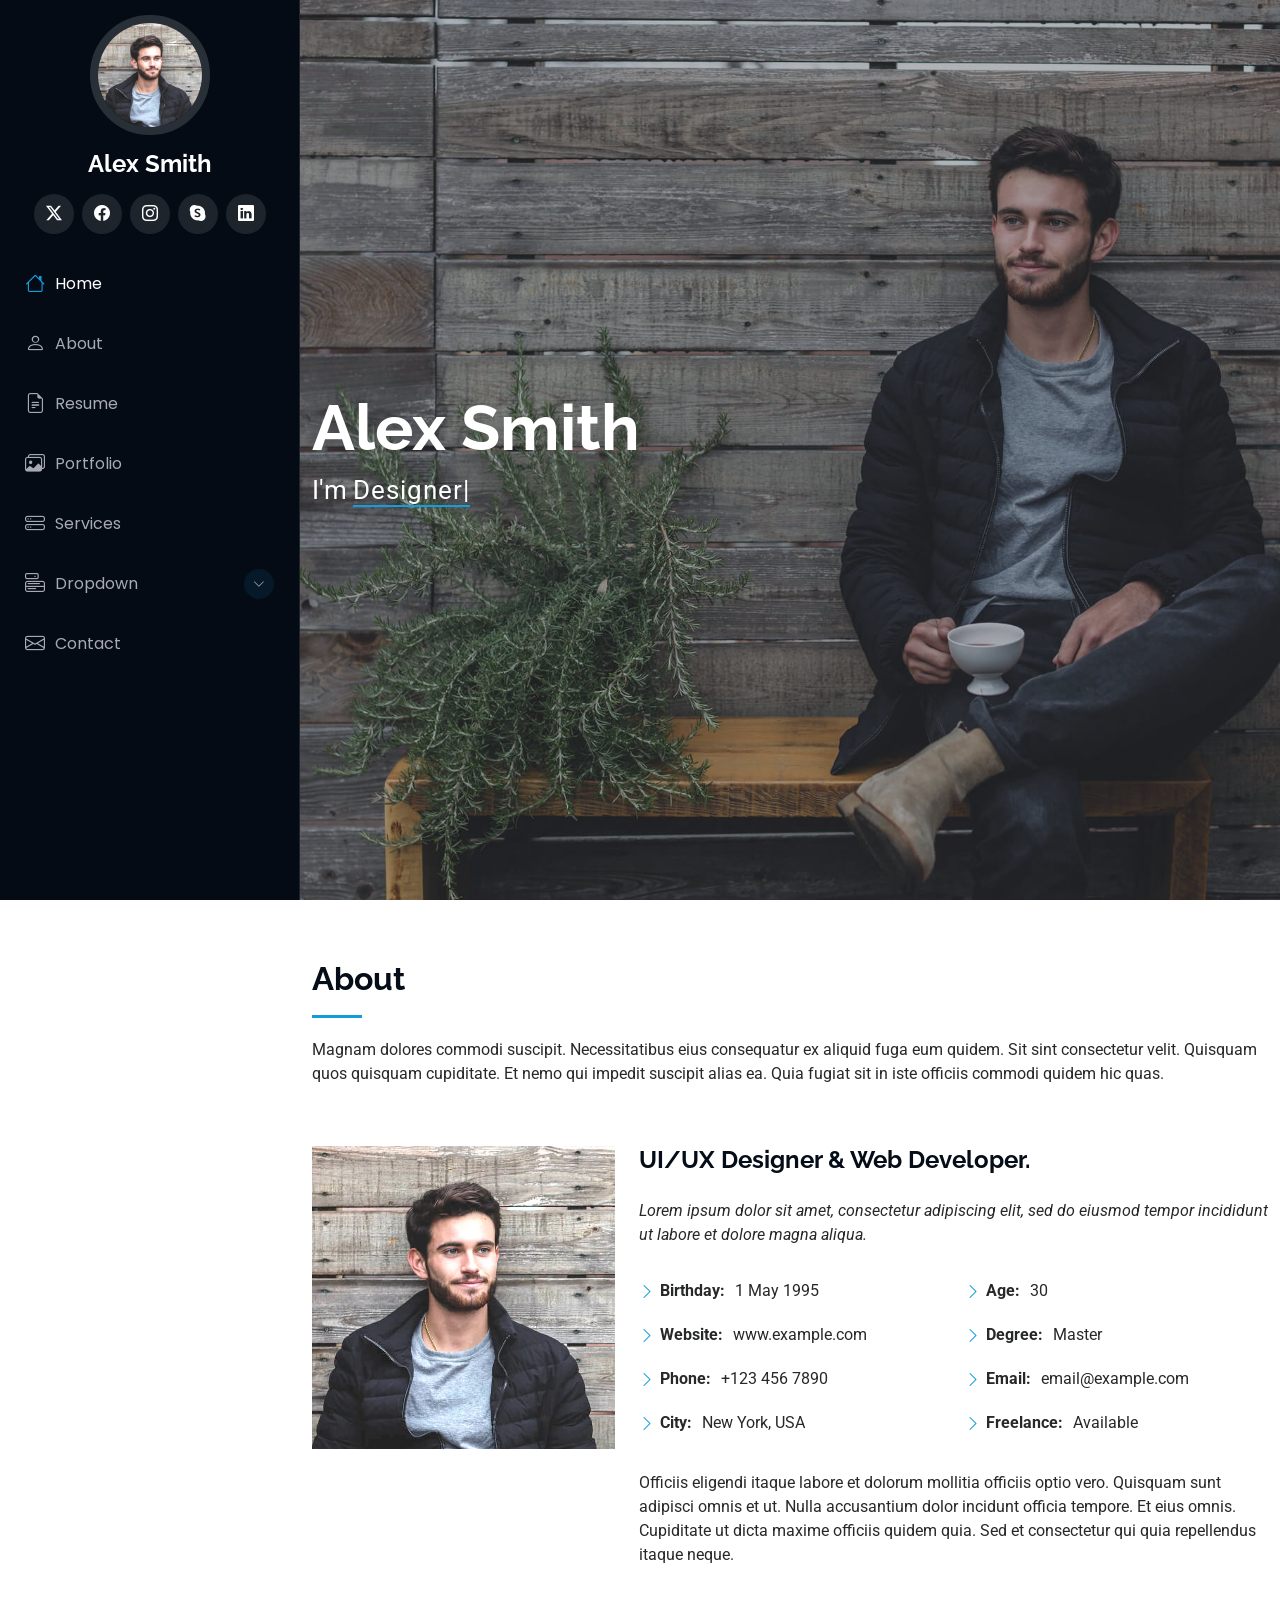
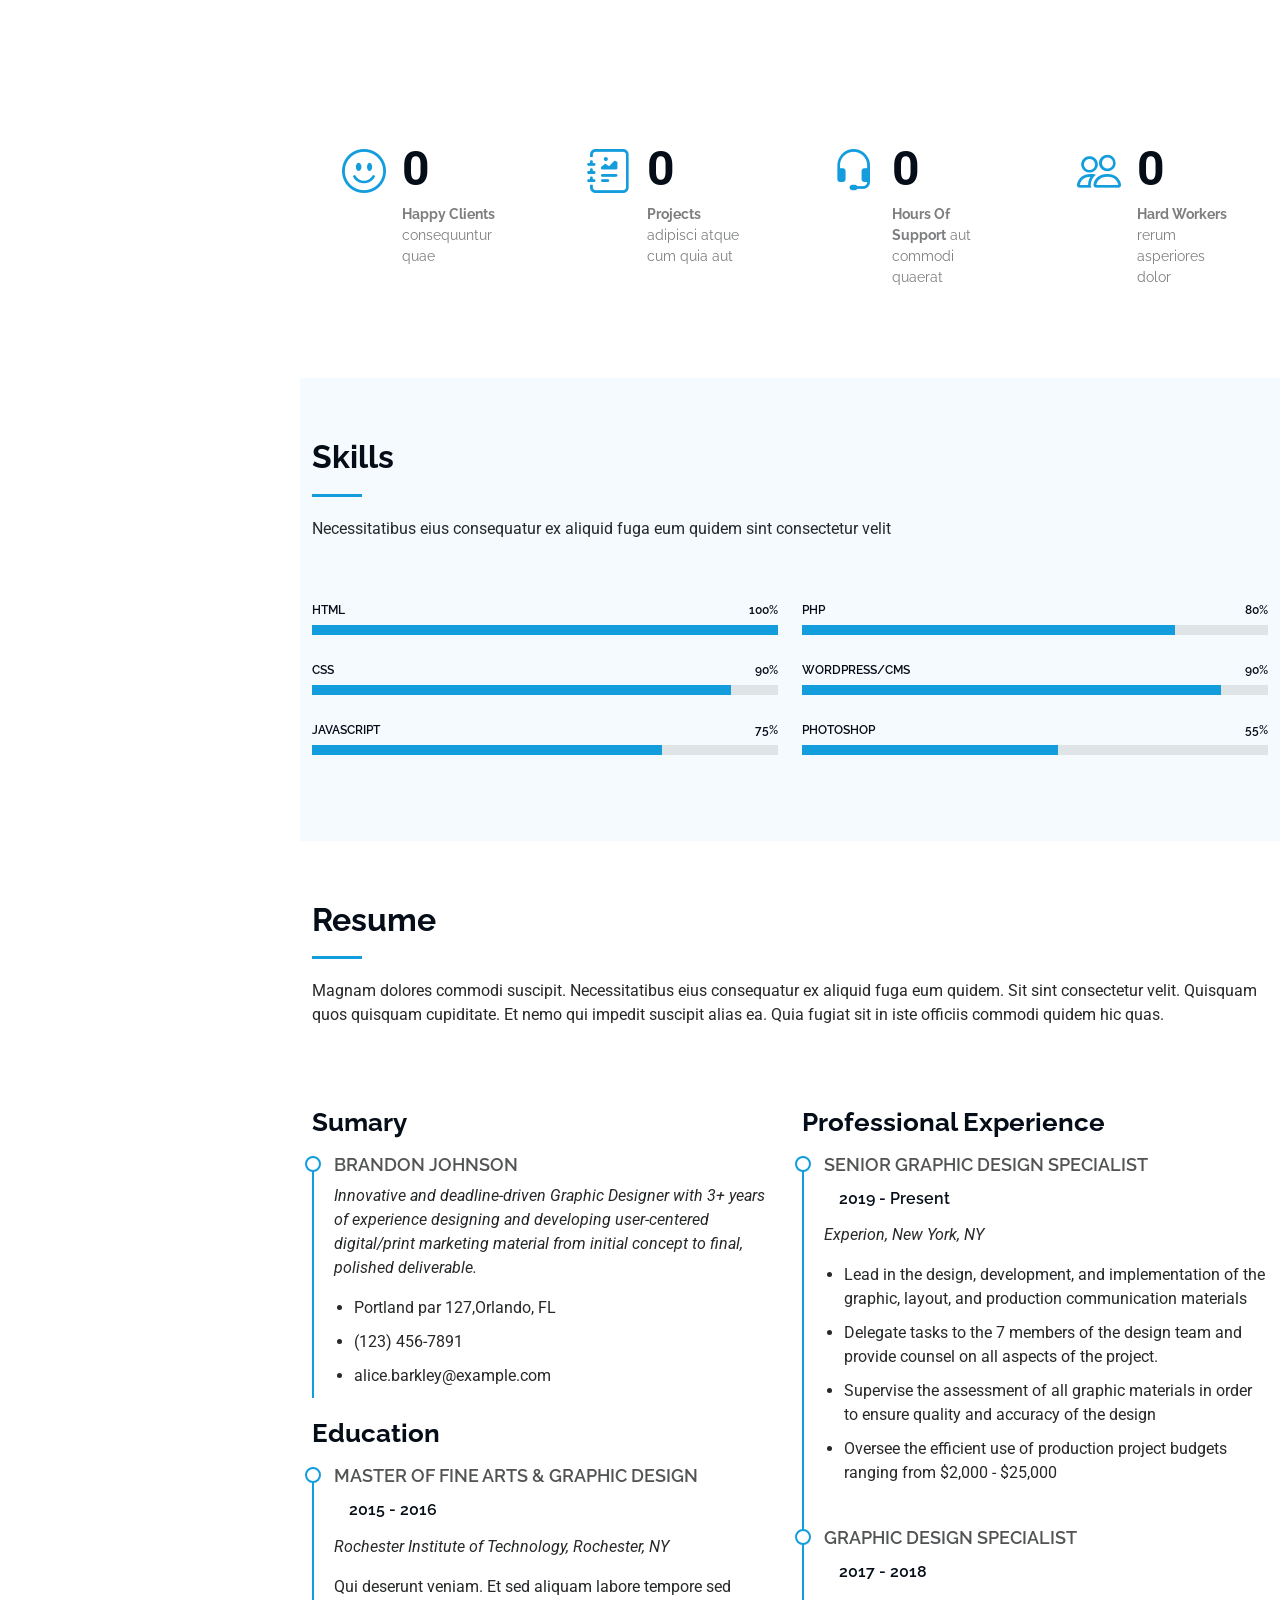
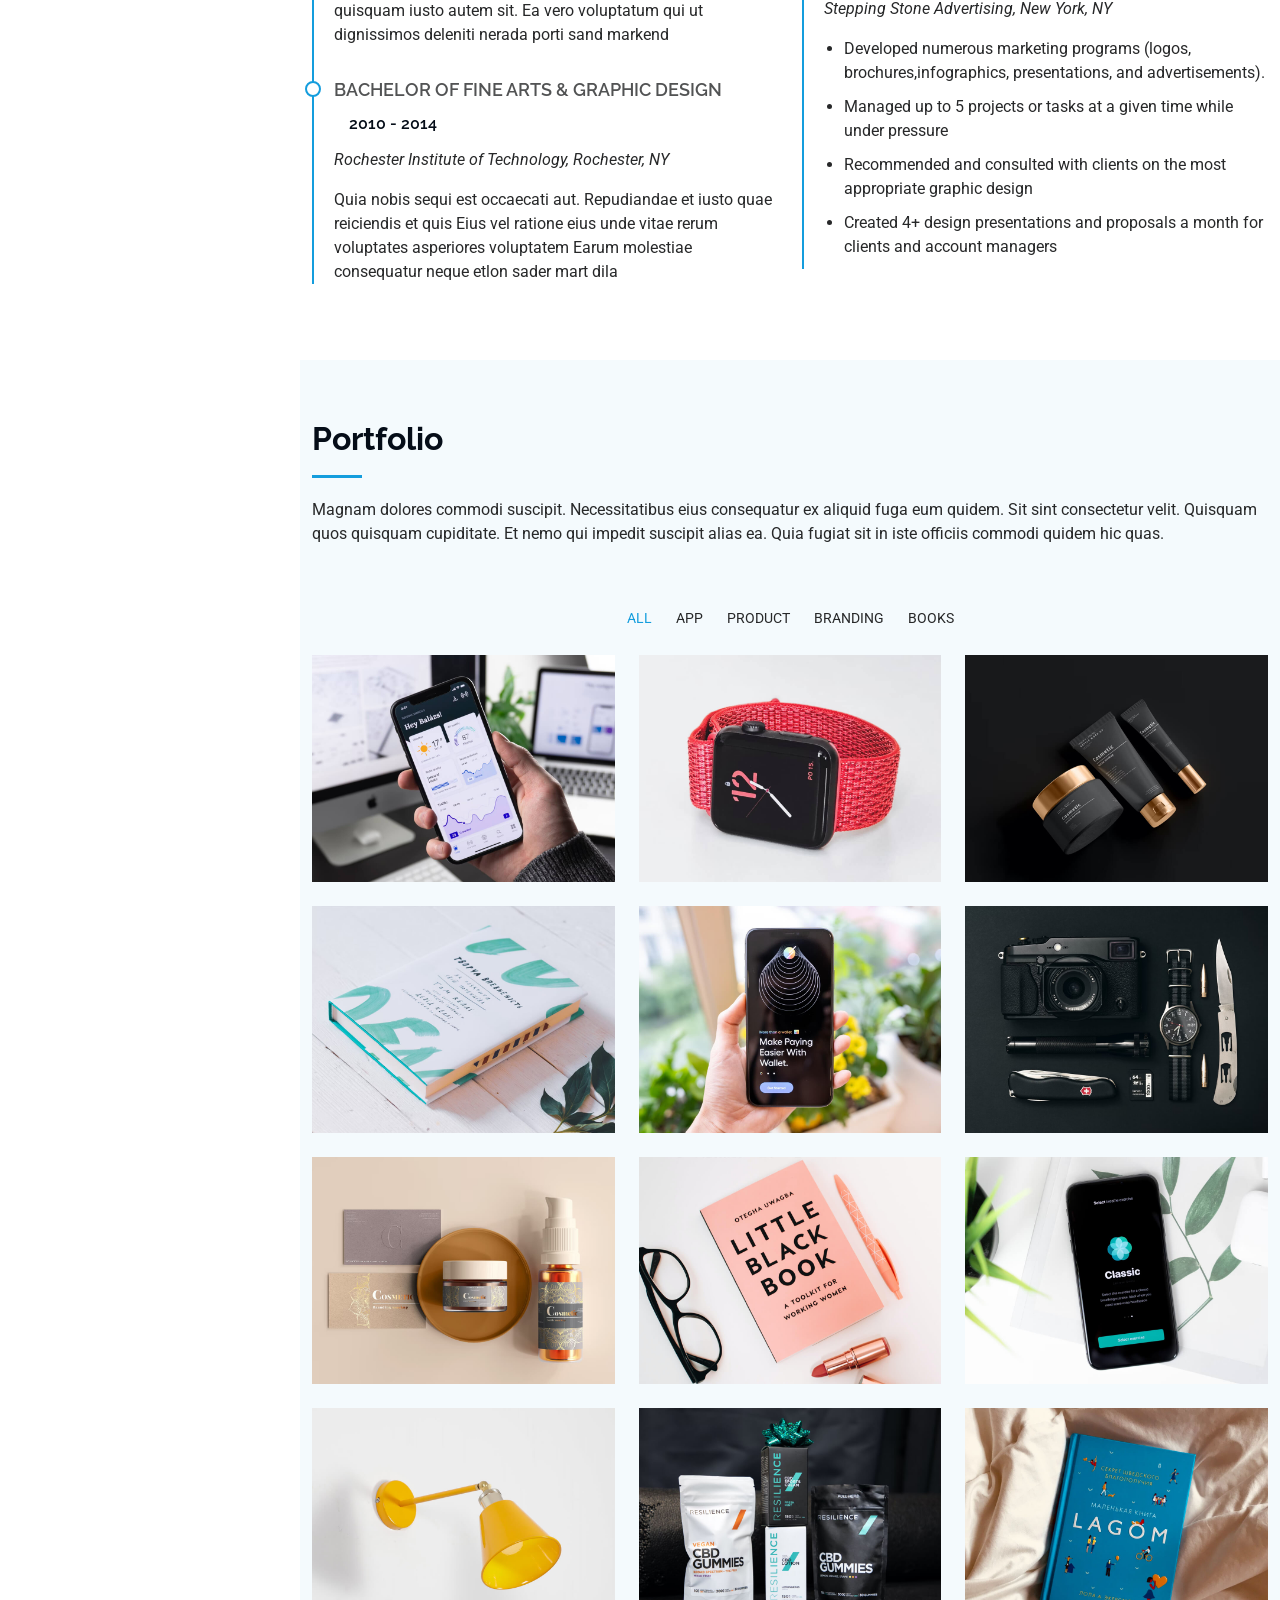
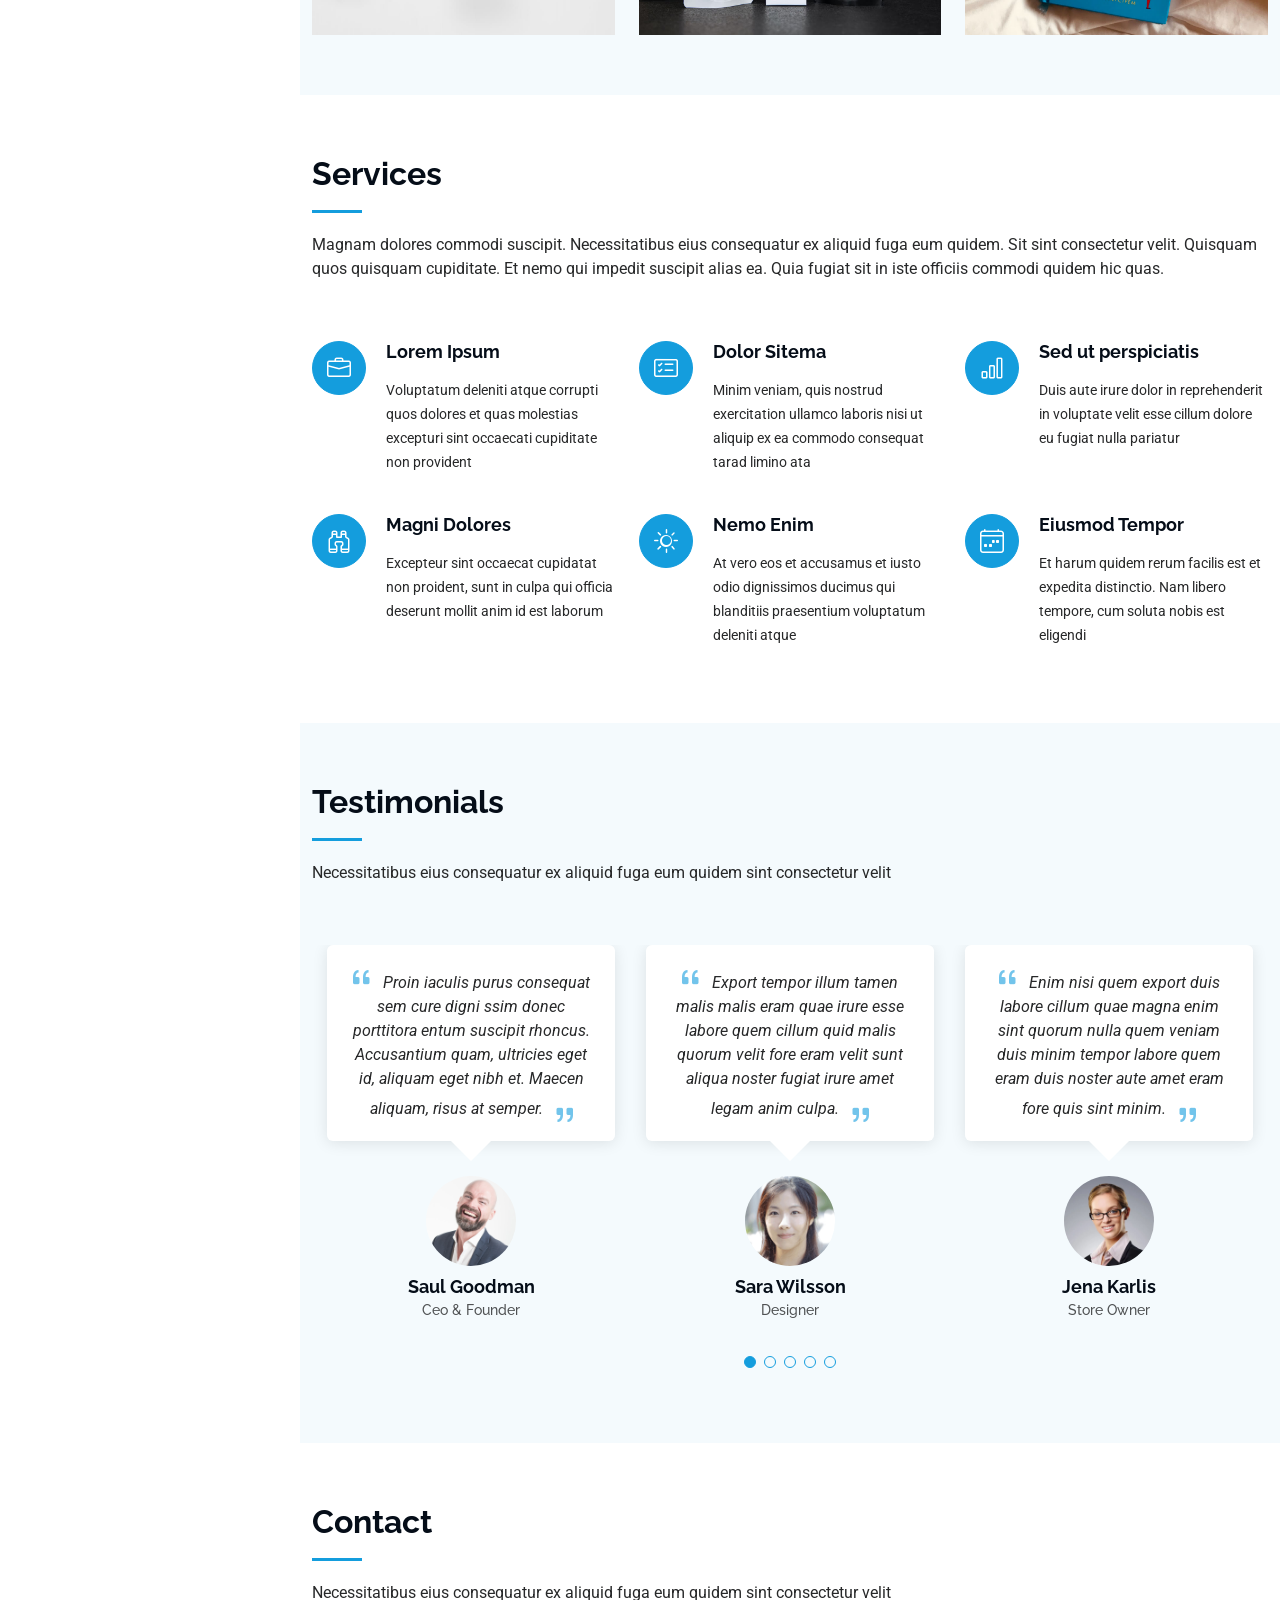
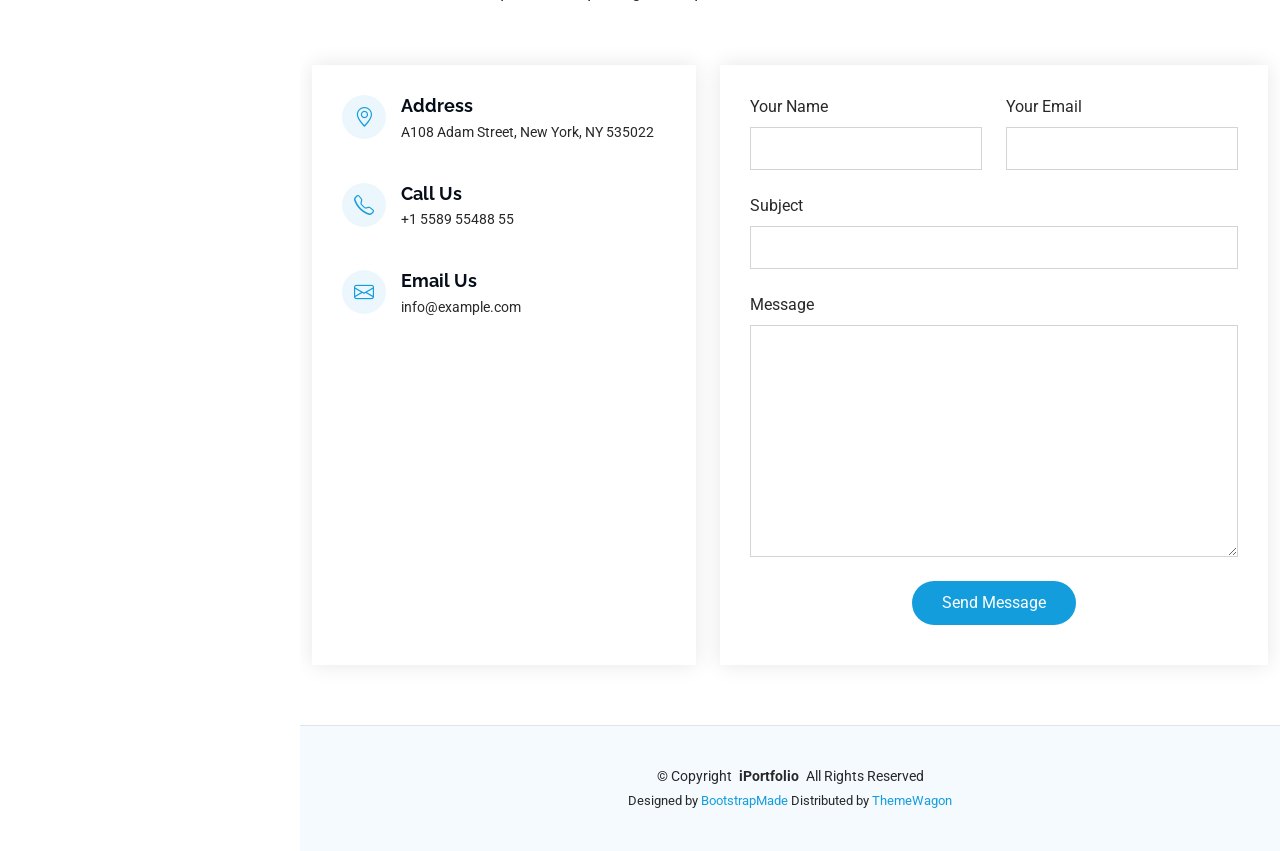
<file: iPortfolio-1.0.0/index.html>
<!DOCTYPE html>
<html lang="en">

<head>
  <meta charset="utf-8">
  <meta content="width=device-width, initial-scale=1.0" name="viewport">
  <title>Index - iPortfolio Bootstrap Template</title>
  <meta content="" name="description">
  <meta content="" name="keywords">

  <!-- Favicons -->
  <link href="assets/img/favicon.png" rel="icon">
  <link href="assets/img/apple-touch-icon.png" rel="apple-touch-icon">

  <!-- Fonts -->
  <link href="https://fonts.googleapis.com" rel="preconnect">
  <link href="https://fonts.gstatic.com" rel="preconnect" crossorigin>
  <link href="https://fonts.googleapis.com/css2?family=Roboto:ital,wght@0,100;0,300;0,400;0,500;0,700;0,900;1,100;1,300;1,400;1,500;1,700;1,900&family=Poppins:ital,wght@0,100;0,200;0,300;0,400;0,500;0,600;0,700;0,800;0,900;1,100;1,200;1,300;1,400;1,500;1,600;1,700;1,800;1,900&family=Raleway:ital,wght@0,100;0,200;0,300;0,400;0,500;0,600;0,700;0,800;0,900;1,100;1,200;1,300;1,400;1,500;1,600;1,700;1,800;1,900&display=swap" rel="stylesheet">

  <!-- Vendor CSS Files -->
  <link href="assets/vendor/bootstrap/css/bootstrap.min.css" rel="stylesheet">
  <link href="assets/vendor/bootstrap-icons/bootstrap-icons.css" rel="stylesheet">
  <link href="assets/vendor/aos/aos.css" rel="stylesheet">
  <link href="assets/vendor/glightbox/css/glightbox.min.css" rel="stylesheet">
  <link href="assets/vendor/swiper/swiper-bundle.min.css" rel="stylesheet">

  <!-- Main CSS File -->
  <link href="assets/css/main.css" rel="stylesheet">

  <!-- =======================================================
  * Template Name: iPortfolio
  * Template URL: https://bootstrapmade.com/iportfolio-bootstrap-portfolio-websites-template/
  * Updated: Jun 29 2024 with Bootstrap v5.3.3
  * Author: BootstrapMade.com
  * License: https://bootstrapmade.com/license/
  ======================================================== -->
</head>

<body class="index-page">

  <header id="header" class="header dark-background d-flex flex-column">
    <i class="header-toggle d-xl-none bi bi-list"></i>

    <div class="profile-img">
      <img src="assets/img/my-profile-img.jpg" alt="" class="img-fluid rounded-circle">
    </div>

    <a href="index.html" class="logo d-flex align-items-center justify-content-center">
      <!-- Uncomment the line below if you also wish to use an image logo -->
      <!-- <img src="assets/img/logo.png" alt=""> -->
      <h1 class="sitename">Alex Smith</h1>
    </a>

    <div class="social-links text-center">
      <a href="#" class="twitter"><i class="bi bi-twitter-x"></i></a>
      <a href="#" class="facebook"><i class="bi bi-facebook"></i></a>
      <a href="#" class="instagram"><i class="bi bi-instagram"></i></a>
      <a href="#" class="google-plus"><i class="bi bi-skype"></i></a>
      <a href="#" class="linkedin"><i class="bi bi-linkedin"></i></a>
    </div>

    <nav id="navmenu" class="navmenu">
      <ul>
        <li><a href="#hero" class="active"><i class="bi bi-house navicon"></i>Home</a></li>
        <li><a href="#about"><i class="bi bi-person navicon"></i> About</a></li>
        <li><a href="#resume"><i class="bi bi-file-earmark-text navicon"></i> Resume</a></li>
        <li><a href="#portfolio"><i class="bi bi-images navicon"></i> Portfolio</a></li>
        <li><a href="#services"><i class="bi bi-hdd-stack navicon"></i> Services</a></li>
        <li class="dropdown"><a href="#"><i class="bi bi-menu-button navicon"></i> <span>Dropdown</span> <i class="bi bi-chevron-down toggle-dropdown"></i></a>
          <ul>
            <li><a href="#">Dropdown 1</a></li>
            <li class="dropdown"><a href="#"><span>Deep Dropdown</span> <i class="bi bi-chevron-down toggle-dropdown"></i></a>
              <ul>
                <li><a href="#">Deep Dropdown 1</a></li>
                <li><a href="#">Deep Dropdown 2</a></li>
                <li><a href="#">Deep Dropdown 3</a></li>
                <li><a href="#">Deep Dropdown 4</a></li>
                <li><a href="#">Deep Dropdown 5</a></li>
              </ul>
            </li>
            <li><a href="#">Dropdown 2</a></li>
            <li><a href="#">Dropdown 3</a></li>
            <li><a href="#">Dropdown 4</a></li>
          </ul>
        </li>
        <li><a href="#contact"><i class="bi bi-envelope navicon"></i> Contact</a></li>
      </ul>
    </nav>

  </header>

  <main class="main">

    <!-- Hero Section -->
    <section id="hero" class="hero section dark-background">

      <img src="assets/img/hero-bg.jpg" alt="" data-aos="fade-in" class="">

      <div class="container" data-aos="fade-up" data-aos-delay="100">
        <h2>Alex Smith</h2>
        <p>I'm <span class="typed" data-typed-items="Designer, Developer, Freelancer, Photographer">Designer</span><span class="typed-cursor typed-cursor--blink" aria-hidden="true"></span><span class="typed-cursor typed-cursor--blink" aria-hidden="true"></span></p>
      </div>

    </section><!-- /Hero Section -->

    <!-- About Section -->
    <section id="about" class="about section">

      <!-- Section Title -->
      <div class="container section-title" data-aos="fade-up">
        <h2>About</h2>
        <p>Magnam dolores commodi suscipit. Necessitatibus eius consequatur ex aliquid fuga eum quidem. Sit sint consectetur velit. Quisquam quos quisquam cupiditate. Et nemo qui impedit suscipit alias ea. Quia fugiat sit in iste officiis commodi quidem hic quas.</p>
      </div><!-- End Section Title -->

      <div class="container" data-aos="fade-up" data-aos-delay="100">

        <div class="row gy-4 justify-content-center">
          <div class="col-lg-4">
            <img src="assets/img/my-profile-img.jpg" class="img-fluid" alt="">
          </div>
          <div class="col-lg-8 content">
            <h2>UI/UX Designer &amp; Web Developer.</h2>
            <p class="fst-italic py-3">
              Lorem ipsum dolor sit amet, consectetur adipiscing elit, sed do eiusmod tempor incididunt ut labore et dolore
              magna aliqua.
            </p>
            <div class="row">
              <div class="col-lg-6">
                <ul>
                  <li><i class="bi bi-chevron-right"></i> <strong>Birthday:</strong> <span>1 May 1995</span></li>
                  <li><i class="bi bi-chevron-right"></i> <strong>Website:</strong> <span>www.example.com</span></li>
                  <li><i class="bi bi-chevron-right"></i> <strong>Phone:</strong> <span>+123 456 7890</span></li>
                  <li><i class="bi bi-chevron-right"></i> <strong>City:</strong> <span>New York, USA</span></li>
                </ul>
              </div>
              <div class="col-lg-6">
                <ul>
                  <li><i class="bi bi-chevron-right"></i> <strong>Age:</strong> <span>30</span></li>
                  <li><i class="bi bi-chevron-right"></i> <strong>Degree:</strong> <span>Master</span></li>
                  <li><i class="bi bi-chevron-right"></i> <strong>Email:</strong> <span>email@example.com</span></li>
                  <li><i class="bi bi-chevron-right"></i> <strong>Freelance:</strong> <span>Available</span></li>
                </ul>
              </div>
            </div>
            <p class="py-3">
              Officiis eligendi itaque labore et dolorum mollitia officiis optio vero. Quisquam sunt adipisci omnis et ut. Nulla accusantium dolor incidunt officia tempore. Et eius omnis.
              Cupiditate ut dicta maxime officiis quidem quia. Sed et consectetur qui quia repellendus itaque neque.
            </p>
          </div>
        </div>

      </div>

    </section><!-- /About Section -->

    <!-- Stats Section -->
    <section id="stats" class="stats section">

      <div class="container" data-aos="fade-up" data-aos-delay="100">

        <div class="row gy-4">

          <div class="col-lg-3 col-md-6">
            <div class="stats-item">
              <i class="bi bi-emoji-smile"></i>
              <span data-purecounter-start="0" data-purecounter-end="232" data-purecounter-duration="1" class="purecounter"></span>
              <p><strong>Happy Clients</strong> <span>consequuntur quae</span></p>
            </div>
          </div><!-- End Stats Item -->

          <div class="col-lg-3 col-md-6">
            <div class="stats-item">
              <i class="bi bi-journal-richtext"></i>
              <span data-purecounter-start="0" data-purecounter-end="521" data-purecounter-duration="1" class="purecounter"></span>
              <p><strong>Projects</strong> <span>adipisci atque cum quia aut</span></p>
            </div>
          </div><!-- End Stats Item -->

          <div class="col-lg-3 col-md-6">
            <div class="stats-item">
              <i class="bi bi-headset"></i>
              <span data-purecounter-start="0" data-purecounter-end="1453" data-purecounter-duration="1" class="purecounter"></span>
              <p><strong>Hours Of Support</strong> <span>aut commodi quaerat</span></p>
            </div>
          </div><!-- End Stats Item -->

          <div class="col-lg-3 col-md-6">
            <div class="stats-item">
              <i class="bi bi-people"></i>
              <span data-purecounter-start="0" data-purecounter-end="32" data-purecounter-duration="1" class="purecounter"></span>
              <p><strong>Hard Workers</strong> <span>rerum asperiores dolor</span></p>
            </div>
          </div><!-- End Stats Item -->

        </div>

      </div>

    </section><!-- /Stats Section -->

    <!-- Skills Section -->
    <section id="skills" class="skills section light-background">

      <!-- Section Title -->
      <div class="container section-title" data-aos="fade-up">
        <h2>Skills</h2>
        <p>Necessitatibus eius consequatur ex aliquid fuga eum quidem sint consectetur velit</p>
      </div><!-- End Section Title -->

      <div class="container" data-aos="fade-up" data-aos-delay="100">

        <div class="row skills-content skills-animation">

          <div class="col-lg-6">

            <div class="progress">
              <span class="skill"><span>HTML</span> <i class="val">100%</i></span>
              <div class="progress-bar-wrap">
                <div class="progress-bar" role="progressbar" aria-valuenow="100" aria-valuemin="0" aria-valuemax="100"></div>
              </div>
            </div><!-- End Skills Item -->

            <div class="progress">
              <span class="skill"><span>CSS</span> <i class="val">90%</i></span>
              <div class="progress-bar-wrap">
                <div class="progress-bar" role="progressbar" aria-valuenow="90" aria-valuemin="0" aria-valuemax="100"></div>
              </div>
            </div><!-- End Skills Item -->

            <div class="progress">
              <span class="skill"><span>JavaScript</span> <i class="val">75%</i></span>
              <div class="progress-bar-wrap">
                <div class="progress-bar" role="progressbar" aria-valuenow="75" aria-valuemin="0" aria-valuemax="100"></div>
              </div>
            </div><!-- End Skills Item -->

          </div>

          <div class="col-lg-6">

            <div class="progress">
              <span class="skill"><span>PHP</span> <i class="val">80%</i></span>
              <div class="progress-bar-wrap">
                <div class="progress-bar" role="progressbar" aria-valuenow="80" aria-valuemin="0" aria-valuemax="100"></div>
              </div>
            </div><!-- End Skills Item -->

            <div class="progress">
              <span class="skill"><span>WordPress/CMS</span> <i class="val">90%</i></span>
              <div class="progress-bar-wrap">
                <div class="progress-bar" role="progressbar" aria-valuenow="90" aria-valuemin="0" aria-valuemax="100"></div>
              </div>
            </div><!-- End Skills Item -->

            <div class="progress">
              <span class="skill"><span>Photoshop</span> <i class="val">55%</i></span>
              <div class="progress-bar-wrap">
                <div class="progress-bar" role="progressbar" aria-valuenow="55" aria-valuemin="0" aria-valuemax="100"></div>
              </div>
            </div><!-- End Skills Item -->

          </div>

        </div>

      </div>

    </section><!-- /Skills Section -->

    <!-- Resume Section -->
    <section id="resume" class="resume section">

      <!-- Section Title -->
      <div class="container section-title" data-aos="fade-up">
        <h2>Resume</h2>
        <p>Magnam dolores commodi suscipit. Necessitatibus eius consequatur ex aliquid fuga eum quidem. Sit sint consectetur velit. Quisquam quos quisquam cupiditate. Et nemo qui impedit suscipit alias ea. Quia fugiat sit in iste officiis commodi quidem hic quas.</p>
      </div><!-- End Section Title -->

      <div class="container">

        <div class="row">

          <div class="col-lg-6" data-aos="fade-up" data-aos-delay="100">
            <h3 class="resume-title">Sumary</h3>

            <div class="resume-item pb-0">
              <h4>Brandon Johnson</h4>
              <p><em>Innovative and deadline-driven Graphic Designer with 3+ years of experience designing and developing user-centered digital/print marketing material from initial concept to final, polished deliverable.</em></p>
              <ul>
                <li>Portland par 127,Orlando, FL</li>
                <li>(123) 456-7891</li>
                <li>alice.barkley@example.com</li>
              </ul>
            </div><!-- Edn Resume Item -->

            <h3 class="resume-title">Education</h3>
            <div class="resume-item">
              <h4>Master of Fine Arts &amp; Graphic Design</h4>
              <h5>2015 - 2016</h5>
              <p><em>Rochester Institute of Technology, Rochester, NY</em></p>
              <p>Qui deserunt veniam. Et sed aliquam labore tempore sed quisquam iusto autem sit. Ea vero voluptatum qui ut dignissimos deleniti nerada porti sand markend</p>
            </div><!-- Edn Resume Item -->

            <div class="resume-item">
              <h4>Bachelor of Fine Arts &amp; Graphic Design</h4>
              <h5>2010 - 2014</h5>
              <p><em>Rochester Institute of Technology, Rochester, NY</em></p>
              <p>Quia nobis sequi est occaecati aut. Repudiandae et iusto quae reiciendis et quis Eius vel ratione eius unde vitae rerum voluptates asperiores voluptatem Earum molestiae consequatur neque etlon sader mart dila</p>
            </div><!-- Edn Resume Item -->

          </div>

          <div class="col-lg-6" data-aos="fade-up" data-aos-delay="200">
            <h3 class="resume-title">Professional Experience</h3>
            <div class="resume-item">
              <h4>Senior graphic design specialist</h4>
              <h5>2019 - Present</h5>
              <p><em>Experion, New York, NY </em></p>
              <ul>
                <li>Lead in the design, development, and implementation of the graphic, layout, and production communication materials</li>
                <li>Delegate tasks to the 7 members of the design team and provide counsel on all aspects of the project. </li>
                <li>Supervise the assessment of all graphic materials in order to ensure quality and accuracy of the design</li>
                <li>Oversee the efficient use of production project budgets ranging from $2,000 - $25,000</li>
              </ul>
            </div><!-- Edn Resume Item -->

            <div class="resume-item">
              <h4>Graphic design specialist</h4>
              <h5>2017 - 2018</h5>
              <p><em>Stepping Stone Advertising, New York, NY</em></p>
              <ul>
                <li>Developed numerous marketing programs (logos, brochures,infographics, presentations, and advertisements).</li>
                <li>Managed up to 5 projects or tasks at a given time while under pressure</li>
                <li>Recommended and consulted with clients on the most appropriate graphic design</li>
                <li>Created 4+ design presentations and proposals a month for clients and account managers</li>
              </ul>
            </div><!-- Edn Resume Item -->

          </div>

        </div>

      </div>

    </section><!-- /Resume Section -->

    <!-- Portfolio Section -->
    <section id="portfolio" class="portfolio section light-background">

      <!-- Section Title -->
      <div class="container section-title" data-aos="fade-up">
        <h2>Portfolio</h2>
        <p>Magnam dolores commodi suscipit. Necessitatibus eius consequatur ex aliquid fuga eum quidem. Sit sint consectetur velit. Quisquam quos quisquam cupiditate. Et nemo qui impedit suscipit alias ea. Quia fugiat sit in iste officiis commodi quidem hic quas.</p>
      </div><!-- End Section Title -->

      <div class="container">

        <div class="isotope-layout" data-default-filter="*" data-layout="masonry" data-sort="original-order">

          <ul class="portfolio-filters isotope-filters" data-aos="fade-up" data-aos-delay="100">
            <li data-filter="*" class="filter-active">All</li>
            <li data-filter=".filter-app">App</li>
            <li data-filter=".filter-product">Product</li>
            <li data-filter=".filter-branding">Branding</li>
            <li data-filter=".filter-books">Books</li>
          </ul><!-- End Portfolio Filters -->

          <div class="row gy-4 isotope-container" data-aos="fade-up" data-aos-delay="200">

            <div class="col-lg-4 col-md-6 portfolio-item isotope-item filter-app">
              <div class="portfolio-content h-100">
                <img src="assets/img/portfolio/app-1.jpg" class="img-fluid" alt="">
                <div class="portfolio-info">
                  <h4>App 1</h4>
                  <p>Lorem ipsum, dolor sit amet consectetur</p>
                  <a href="assets/img/portfolio/app-1.jpg" title="App 1" data-gallery="portfolio-gallery-app" class="glightbox preview-link"><i class="bi bi-zoom-in"></i></a>
                  <a href="portfolio-details.html" title="More Details" class="details-link"><i class="bi bi-link-45deg"></i></a>
                </div>
              </div>
            </div><!-- End Portfolio Item -->

            <div class="col-lg-4 col-md-6 portfolio-item isotope-item filter-product">
              <div class="portfolio-content h-100">
                <img src="assets/img/portfolio/product-1.jpg" class="img-fluid" alt="">
                <div class="portfolio-info">
                  <h4>Product 1</h4>
                  <p>Lorem ipsum, dolor sit amet consectetur</p>
                  <a href="assets/img/portfolio/product-1.jpg" title="Product 1" data-gallery="portfolio-gallery-product" class="glightbox preview-link"><i class="bi bi-zoom-in"></i></a>
                  <a href="portfolio-details.html" title="More Details" class="details-link"><i class="bi bi-link-45deg"></i></a>
                </div>
              </div>
            </div><!-- End Portfolio Item -->

            <div class="col-lg-4 col-md-6 portfolio-item isotope-item filter-branding">
              <div class="portfolio-content h-100">
                <img src="assets/img/portfolio/branding-1.jpg" class="img-fluid" alt="">
                <div class="portfolio-info">
                  <h4>Branding 1</h4>
                  <p>Lorem ipsum, dolor sit amet consectetur</p>
                  <a href="assets/img/portfolio/branding-1.jpg" title="Branding 1" data-gallery="portfolio-gallery-branding" class="glightbox preview-link"><i class="bi bi-zoom-in"></i></a>
                  <a href="portfolio-details.html" title="More Details" class="details-link"><i class="bi bi-link-45deg"></i></a>
                </div>
              </div>
            </div><!-- End Portfolio Item -->

            <div class="col-lg-4 col-md-6 portfolio-item isotope-item filter-books">
              <div class="portfolio-content h-100">
                <img src="assets/img/portfolio/books-1.jpg" class="img-fluid" alt="">
                <div class="portfolio-info">
                  <h4>Books 1</h4>
                  <p>Lorem ipsum, dolor sit amet consectetur</p>
                  <a href="assets/img/portfolio/books-1.jpg" title="Branding 1" data-gallery="portfolio-gallery-book" class="glightbox preview-link"><i class="bi bi-zoom-in"></i></a>
                  <a href="portfolio-details.html" title="More Details" class="details-link"><i class="bi bi-link-45deg"></i></a>
                </div>
              </div>
            </div><!-- End Portfolio Item -->

            <div class="col-lg-4 col-md-6 portfolio-item isotope-item filter-app">
              <div class="portfolio-content h-100">
                <img src="assets/img/portfolio/app-2.jpg" class="img-fluid" alt="">
                <div class="portfolio-info">
                  <h4>App 2</h4>
                  <p>Lorem ipsum, dolor sit amet consectetur</p>
                  <a href="assets/img/portfolio/app-2.jpg" title="App 2" data-gallery="portfolio-gallery-app" class="glightbox preview-link"><i class="bi bi-zoom-in"></i></a>
                  <a href="portfolio-details.html" title="More Details" class="details-link"><i class="bi bi-link-45deg"></i></a>
                </div>
              </div>
            </div><!-- End Portfolio Item -->

            <div class="col-lg-4 col-md-6 portfolio-item isotope-item filter-product">
              <div class="portfolio-content h-100">
                <img src="assets/img/portfolio/product-2.jpg" class="img-fluid" alt="">
                <div class="portfolio-info">
                  <h4>Product 2</h4>
                  <p>Lorem ipsum, dolor sit amet consectetur</p>
                  <a href="assets/img/portfolio/product-2.jpg" title="Product 2" data-gallery="portfolio-gallery-product" class="glightbox preview-link"><i class="bi bi-zoom-in"></i></a>
                  <a href="portfolio-details.html" title="More Details" class="details-link"><i class="bi bi-link-45deg"></i></a>
                </div>
              </div>
            </div><!-- End Portfolio Item -->

            <div class="col-lg-4 col-md-6 portfolio-item isotope-item filter-branding">
              <div class="portfolio-content h-100">
                <img src="assets/img/portfolio/branding-2.jpg" class="img-fluid" alt="">
                <div class="portfolio-info">
                  <h4>Branding 2</h4>
                  <p>Lorem ipsum, dolor sit amet consectetur</p>
                  <a href="assets/img/portfolio/branding-2.jpg" title="Branding 2" data-gallery="portfolio-gallery-branding" class="glightbox preview-link"><i class="bi bi-zoom-in"></i></a>
                  <a href="portfolio-details.html" title="More Details" class="details-link"><i class="bi bi-link-45deg"></i></a>
                </div>
              </div>
            </div><!-- End Portfolio Item -->

            <div class="col-lg-4 col-md-6 portfolio-item isotope-item filter-books">
              <div class="portfolio-content h-100">
                <img src="assets/img/portfolio/books-2.jpg" class="img-fluid" alt="">
                <div class="portfolio-info">
                  <h4>Books 2</h4>
                  <p>Lorem ipsum, dolor sit amet consectetur</p>
                  <a href="assets/img/portfolio/books-2.jpg" title="Branding 2" data-gallery="portfolio-gallery-book" class="glightbox preview-link"><i class="bi bi-zoom-in"></i></a>
                  <a href="portfolio-details.html" title="More Details" class="details-link"><i class="bi bi-link-45deg"></i></a>
                </div>
              </div>
            </div><!-- End Portfolio Item -->

            <div class="col-lg-4 col-md-6 portfolio-item isotope-item filter-app">
              <div class="portfolio-content h-100">
                <img src="assets/img/portfolio/app-3.jpg" class="img-fluid" alt="">
                <div class="portfolio-info">
                  <h4>App 3</h4>
                  <p>Lorem ipsum, dolor sit amet consectetur</p>
                  <a href="assets/img/portfolio/app-3.jpg" title="App 3" data-gallery="portfolio-gallery-app" class="glightbox preview-link"><i class="bi bi-zoom-in"></i></a>
                  <a href="portfolio-details.html" title="More Details" class="details-link"><i class="bi bi-link-45deg"></i></a>
                </div>
              </div>
            </div><!-- End Portfolio Item -->

            <div class="col-lg-4 col-md-6 portfolio-item isotope-item filter-product">
              <div class="portfolio-content h-100">
                <img src="assets/img/portfolio/product-3.jpg" class="img-fluid" alt="">
                <div class="portfolio-info">
                  <h4>Product 3</h4>
                  <p>Lorem ipsum, dolor sit amet consectetur</p>
                  <a href="assets/img/portfolio/product-3.jpg" title="Product 3" data-gallery="portfolio-gallery-product" class="glightbox preview-link"><i class="bi bi-zoom-in"></i></a>
                  <a href="portfolio-details.html" title="More Details" class="details-link"><i class="bi bi-link-45deg"></i></a>
                </div>
              </div>
            </div><!-- End Portfolio Item -->

            <div class="col-lg-4 col-md-6 portfolio-item isotope-item filter-branding">
              <div class="portfolio-content h-100">
                <img src="assets/img/portfolio/branding-3.jpg" class="img-fluid" alt="">
                <div class="portfolio-info">
                  <h4>Branding 3</h4>
                  <p>Lorem ipsum, dolor sit amet consectetur</p>
                  <a href="assets/img/portfolio/branding-3.jpg" title="Branding 2" data-gallery="portfolio-gallery-branding" class="glightbox preview-link"><i class="bi bi-zoom-in"></i></a>
                  <a href="portfolio-details.html" title="More Details" class="details-link"><i class="bi bi-link-45deg"></i></a>
                </div>
              </div>
            </div><!-- End Portfolio Item -->

            <div class="col-lg-4 col-md-6 portfolio-item isotope-item filter-books">
              <div class="portfolio-content h-100">
                <img src="assets/img/portfolio/books-3.jpg" class="img-fluid" alt="">
                <div class="portfolio-info">
                  <h4>Books 3</h4>
                  <p>Lorem ipsum, dolor sit amet consectetur</p>
                  <a href="assets/img/portfolio/books-3.jpg" title="Branding 3" data-gallery="portfolio-gallery-book" class="glightbox preview-link"><i class="bi bi-zoom-in"></i></a>
                  <a href="portfolio-details.html" title="More Details" class="details-link"><i class="bi bi-link-45deg"></i></a>
                </div>
              </div>
            </div><!-- End Portfolio Item -->

          </div><!-- End Portfolio Container -->

        </div>

      </div>

    </section><!-- /Portfolio Section -->

    <!-- Services Section -->
    <section id="services" class="services section">

      <!-- Section Title -->
      <div class="container section-title" data-aos="fade-up">
        <h2>Services</h2>
        <p>Magnam dolores commodi suscipit. Necessitatibus eius consequatur ex aliquid fuga eum quidem. Sit sint consectetur velit. Quisquam quos quisquam cupiditate. Et nemo qui impedit suscipit alias ea. Quia fugiat sit in iste officiis commodi quidem hic quas.</p>
      </div><!-- End Section Title -->

      <div class="container">

        <div class="row gy-4">

          <div class="col-lg-4 col-md-6 service-item d-flex" data-aos="fade-up" data-aos-delay="100">
            <div class="icon flex-shrink-0"><i class="bi bi-briefcase"></i></div>
            <div>
              <h4 class="title"><a href="service-details.html" class="stretched-link">Lorem Ipsum</a></h4>
              <p class="description">Voluptatum deleniti atque corrupti quos dolores et quas molestias excepturi sint occaecati cupiditate non provident</p>
            </div>
          </div>
          <!-- End Service Item -->

          <div class="col-lg-4 col-md-6 service-item d-flex" data-aos="fade-up" data-aos-delay="200">
            <div class="icon flex-shrink-0"><i class="bi bi-card-checklist"></i></div>
            <div>
              <h4 class="title"><a href="service-details.html" class="stretched-link">Dolor Sitema</a></h4>
              <p class="description">Minim veniam, quis nostrud exercitation ullamco laboris nisi ut aliquip ex ea commodo consequat tarad limino ata</p>
            </div>
          </div><!-- End Service Item -->

          <div class="col-lg-4 col-md-6 service-item d-flex" data-aos="fade-up" data-aos-delay="300">
            <div class="icon flex-shrink-0"><i class="bi bi-bar-chart"></i></div>
            <div>
              <h4 class="title"><a href="service-details.html" class="stretched-link">Sed ut perspiciatis</a></h4>
              <p class="description">Duis aute irure dolor in reprehenderit in voluptate velit esse cillum dolore eu fugiat nulla pariatur</p>
            </div>
          </div><!-- End Service Item -->

          <div class="col-lg-4 col-md-6 service-item d-flex" data-aos="fade-up" data-aos-delay="400">
            <div class="icon flex-shrink-0"><i class="bi bi-binoculars"></i></div>
            <div>
              <h4 class="title"><a href="service-details.html" class="stretched-link">Magni Dolores</a></h4>
              <p class="description">Excepteur sint occaecat cupidatat non proident, sunt in culpa qui officia deserunt mollit anim id est laborum</p>
            </div>
          </div><!-- End Service Item -->

          <div class="col-lg-4 col-md-6 service-item d-flex" data-aos="fade-up" data-aos-delay="500">
            <div class="icon flex-shrink-0"><i class="bi bi-brightness-high"></i></div>
            <div>
              <h4 class="title"><a href="service-details.html" class="stretched-link">Nemo Enim</a></h4>
              <p class="description">At vero eos et accusamus et iusto odio dignissimos ducimus qui blanditiis praesentium voluptatum deleniti atque</p>
            </div>
          </div><!-- End Service Item -->

          <div class="col-lg-4 col-md-6 service-item d-flex" data-aos="fade-up" data-aos-delay="600">
            <div class="icon flex-shrink-0"><i class="bi bi-calendar4-week"></i></div>
            <div>
              <h4 class="title"><a href="service-details.html" class="stretched-link">Eiusmod Tempor</a></h4>
              <p class="description">Et harum quidem rerum facilis est et expedita distinctio. Nam libero tempore, cum soluta nobis est eligendi</p>
            </div>
          </div><!-- End Service Item -->

        </div>

      </div>

    </section><!-- /Services Section -->

    <!-- Testimonials Section -->
    <section id="testimonials" class="testimonials section light-background">

      <!-- Section Title -->
      <div class="container section-title" data-aos="fade-up">
        <h2>Testimonials</h2>
        <p>Necessitatibus eius consequatur ex aliquid fuga eum quidem sint consectetur velit</p>
      </div><!-- End Section Title -->

      <div class="container" data-aos="fade-up" data-aos-delay="100">

        <div class="swiper init-swiper">
          <script type="application/json" class="swiper-config">
            {
              "loop": true,
              "speed": 600,
              "autoplay": {
                "delay": 5000
              },
              "slidesPerView": "auto",
              "pagination": {
                "el": ".swiper-pagination",
                "type": "bullets",
                "clickable": true
              },
              "breakpoints": {
                "320": {
                  "slidesPerView": 1,
                  "spaceBetween": 40
                },
                "1200": {
                  "slidesPerView": 3,
                  "spaceBetween": 1
                }
              }
            }
          </script>
          <div class="swiper-wrapper">

            <div class="swiper-slide">
              <div class="testimonial-item">
                <p>
                  <i class="bi bi-quote quote-icon-left"></i>
                  <span>Proin iaculis purus consequat sem cure digni ssim donec porttitora entum suscipit rhoncus. Accusantium quam, ultricies eget id, aliquam eget nibh et. Maecen aliquam, risus at semper.</span>
                  <i class="bi bi-quote quote-icon-right"></i>
                </p>
                <img src="assets/img/testimonials/testimonials-1.jpg" class="testimonial-img" alt="">
                <h3>Saul Goodman</h3>
                <h4>Ceo &amp; Founder</h4>
              </div>
            </div><!-- End testimonial item -->

            <div class="swiper-slide">
              <div class="testimonial-item">
                <p>
                  <i class="bi bi-quote quote-icon-left"></i>
                  <span>Export tempor illum tamen malis malis eram quae irure esse labore quem cillum quid malis quorum velit fore eram velit sunt aliqua noster fugiat irure amet legam anim culpa.</span>
                  <i class="bi bi-quote quote-icon-right"></i>
                </p>
                <img src="assets/img/testimonials/testimonials-2.jpg" class="testimonial-img" alt="">
                <h3>Sara Wilsson</h3>
                <h4>Designer</h4>
              </div>
            </div><!-- End testimonial item -->

            <div class="swiper-slide">
              <div class="testimonial-item">
                <p>
                  <i class="bi bi-quote quote-icon-left"></i>
                  <span>Enim nisi quem export duis labore cillum quae magna enim sint quorum nulla quem veniam duis minim tempor labore quem eram duis noster aute amet eram fore quis sint minim.</span>
                  <i class="bi bi-quote quote-icon-right"></i>
                </p>
                <img src="assets/img/testimonials/testimonials-3.jpg" class="testimonial-img" alt="">
                <h3>Jena Karlis</h3>
                <h4>Store Owner</h4>
              </div>
            </div><!-- End testimonial item -->

            <div class="swiper-slide">
              <div class="testimonial-item">
                <p>
                  <i class="bi bi-quote quote-icon-left"></i>
                  <span>Fugiat enim eram quae cillum dolore dolor amet nulla culpa multos export minim fugiat dolor enim duis veniam ipsum anim magna sunt elit fore quem dolore labore illum veniam.</span>
                  <i class="bi bi-quote quote-icon-right"></i>
                </p>
                <img src="assets/img/testimonials/testimonials-4.jpg" class="testimonial-img" alt="">
                <h3>Matt Brandon</h3>
                <h4>Freelancer</h4>
              </div>
            </div><!-- End testimonial item -->

            <div class="swiper-slide">
              <div class="testimonial-item">
                <p>
                  <i class="bi bi-quote quote-icon-left"></i>
                  <span>Quis quorum aliqua sint quem legam fore sunt eram irure aliqua veniam tempor noster veniam sunt culpa nulla illum cillum fugiat legam esse veniam culpa fore nisi cillum quid.</span>
                  <i class="bi bi-quote quote-icon-right"></i>
                </p>
                <img src="assets/img/testimonials/testimonials-5.jpg" class="testimonial-img" alt="">
                <h3>John Larson</h3>
                <h4>Entrepreneur</h4>
              </div>
            </div><!-- End testimonial item -->

          </div>
          <div class="swiper-pagination"></div>
        </div>

      </div>

    </section><!-- /Testimonials Section -->

    <!-- Contact Section -->
    <section id="contact" class="contact section">

      <!-- Section Title -->
      <div class="container section-title" data-aos="fade-up">
        <h2>Contact</h2>
        <p>Necessitatibus eius consequatur ex aliquid fuga eum quidem sint consectetur velit</p>
      </div><!-- End Section Title -->

      <div class="container" data-aos="fade-up" data-aos-delay="100">

        <div class="row gy-4">

          <div class="col-lg-5">

            <div class="info-wrap">
              <div class="info-item d-flex" data-aos="fade-up" data-aos-delay="200">
                <i class="bi bi-geo-alt flex-shrink-0"></i>
                <div>
                  <h3>Address</h3>
                  <p>A108 Adam Street, New York, NY 535022</p>
                </div>
              </div><!-- End Info Item -->

              <div class="info-item d-flex" data-aos="fade-up" data-aos-delay="300">
                <i class="bi bi-telephone flex-shrink-0"></i>
                <div>
                  <h3>Call Us</h3>
                  <p>+1 5589 55488 55</p>
                </div>
              </div><!-- End Info Item -->

              <div class="info-item d-flex" data-aos="fade-up" data-aos-delay="400">
                <i class="bi bi-envelope flex-shrink-0"></i>
                <div>
                  <h3>Email Us</h3>
                  <p>info@example.com</p>
                </div>
              </div><!-- End Info Item -->

              <iframe src="https://www.google.com/maps/embed?pb=!1m14!1m8!1m3!1d48389.78314118045!2d-74.006138!3d40.710059!3m2!1i1024!2i768!4f13.1!3m3!1m2!1s0x89c25a22a3bda30d%3A0xb89d1fe6bc499443!2sDowntown%20Conference%20Center!5e0!3m2!1sen!2sus!4v1676961268712!5m2!1sen!2sus" frameborder="0" style="border:0; width: 100%; height: 270px;" allowfullscreen="" loading="lazy" referrerpolicy="no-referrer-when-downgrade"></iframe>
            </div>
          </div>

          <div class="col-lg-7">
            <form action="forms/contact.php" method="post" class="php-email-form" data-aos="fade-up" data-aos-delay="200">
              <div class="row gy-4">

                <div class="col-md-6">
                  <label for="name-field" class="pb-2">Your Name</label>
                  <input type="text" name="name" id="name-field" class="form-control" required="">
                </div>

                <div class="col-md-6">
                  <label for="email-field" class="pb-2">Your Email</label>
                  <input type="email" class="form-control" name="email" id="email-field" required="">
                </div>

                <div class="col-md-12">
                  <label for="subject-field" class="pb-2">Subject</label>
                  <input type="text" class="form-control" name="subject" id="subject-field" required="">
                </div>

                <div class="col-md-12">
                  <label for="message-field" class="pb-2">Message</label>
                  <textarea class="form-control" name="message" rows="10" id="message-field" required=""></textarea>
                </div>

                <div class="col-md-12 text-center">
                  <div class="loading">Loading</div>
                  <div class="error-message"></div>
                  <div class="sent-message">Your message has been sent. Thank you!</div>

                  <button type="submit">Send Message</button>
                </div>

              </div>
            </form>
          </div><!-- End Contact Form -->

        </div>

      </div>

    </section><!-- /Contact Section -->

  </main>

  <footer id="footer" class="footer position-relative light-background">

    <div class="container">
      <div class="copyright text-center ">
        <p>© <span>Copyright</span> <strong class="px-1 sitename">iPortfolio</strong> <span>All Rights Reserved</span></p>
      </div>
      <div class="credits">
        <!-- All the links in the footer should remain intact. -->
        <!-- You can delete the links only if you've purchased the pro version. -->
        <!-- Licensing information: https://bootstrapmade.com/license/ -->
        <!-- Purchase the pro version with working PHP/AJAX contact form: [buy-url] -->
        Designed by <a href="https://bootstrapmade.com/">BootstrapMade</a> Distributed by <a href="https://themewagon.com">ThemeWagon</a>
      </div>
    </div>

  </footer>

  <!-- Scroll Top -->
  <a href="#" id="scroll-top" class="scroll-top d-flex align-items-center justify-content-center"><i class="bi bi-arrow-up-short"></i></a>

  <!-- Preloader -->
  <div id="preloader"></div>

  <!-- Vendor JS Files -->
  <script src="assets/vendor/bootstrap/js/bootstrap.bundle.min.js"></script>
  <script src="assets/vendor/php-email-form/validate.js"></script>
  <script src="assets/vendor/aos/aos.js"></script>
  <script src="assets/vendor/typed.js/typed.umd.js"></script>
  <script src="assets/vendor/purecounter/purecounter_vanilla.js"></script>
  <script src="assets/vendor/waypoints/noframework.waypoints.js"></script>
  <script src="assets/vendor/glightbox/js/glightbox.min.js"></script>
  <script src="assets/vendor/imagesloaded/imagesloaded.pkgd.min.js"></script>
  <script src="assets/vendor/isotope-layout/isotope.pkgd.min.js"></script>
  <script src="assets/vendor/swiper/swiper-bundle.min.js"></script>

  <!-- Main JS File -->
  <script src="assets/js/main.js"></script>

</body>

</html>
</file>
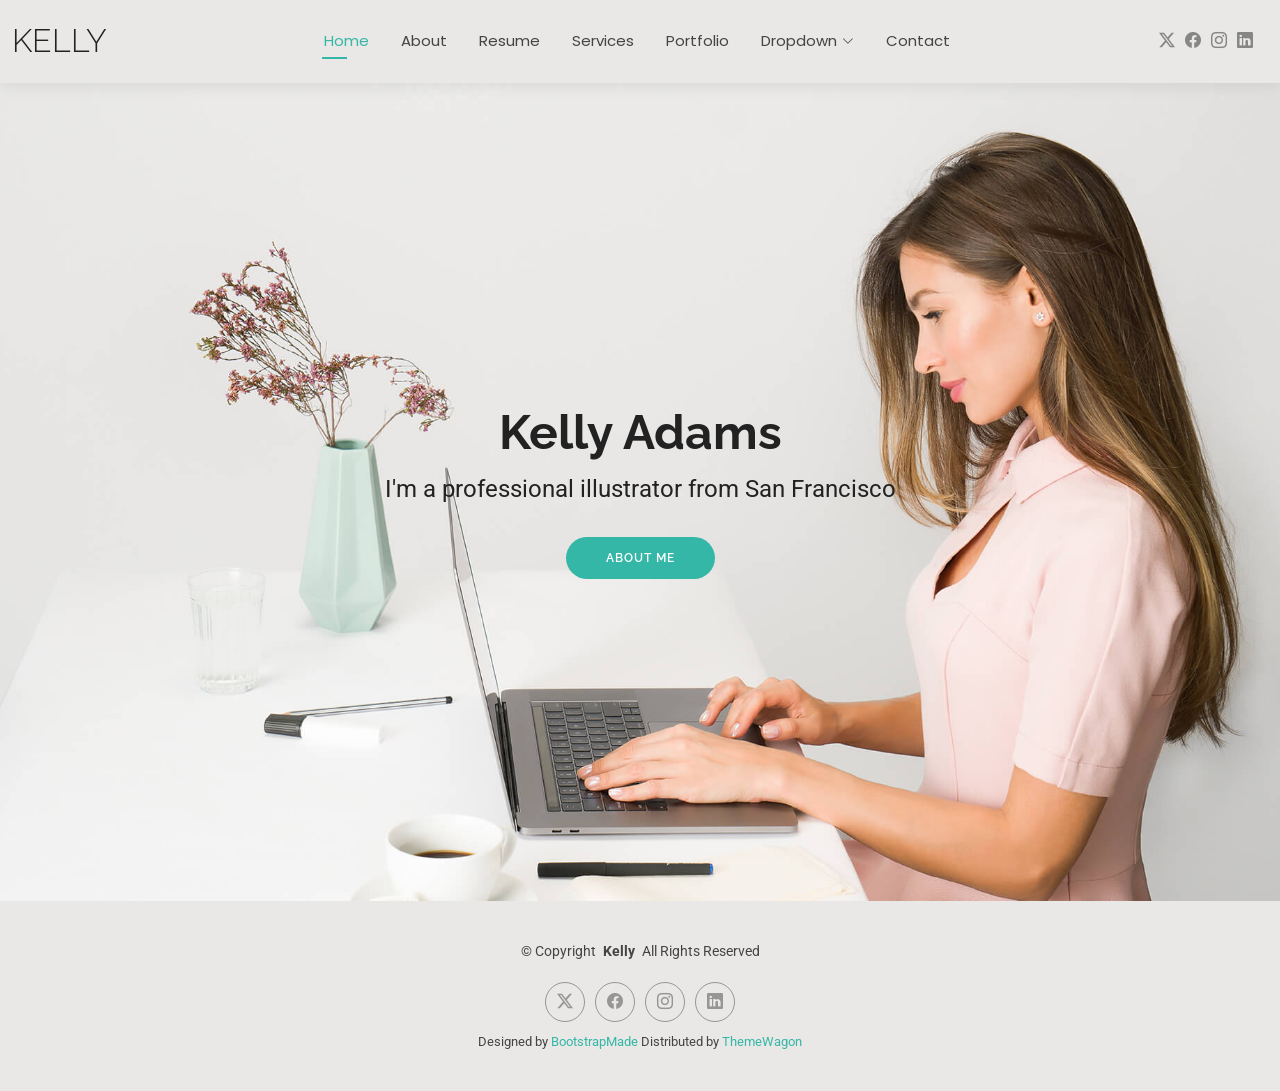
<file: Kelly-1.0.0/index.html>
<!DOCTYPE html>
<html lang="en">

<head>
  <meta charset="utf-8">
  <meta content="width=device-width, initial-scale=1.0" name="viewport">
  <title>Index - Kelly Bootstrap Template</title>
  <meta name="description" content="">
  <meta name="keywords" content="">

  <!-- Favicons -->
  <link href="assets/img/favicon.png" rel="icon">
  <link href="assets/img/apple-touch-icon.png" rel="apple-touch-icon">

  <!-- Fonts -->
  <link href="https://fonts.googleapis.com" rel="preconnect">
  <link href="https://fonts.gstatic.com" rel="preconnect" crossorigin>
  <link href="https://fonts.googleapis.com/css2?family=Roboto:ital,wght@0,100;0,300;0,400;0,500;0,700;0,900;1,100;1,300;1,400;1,500;1,700;1,900&family=Poppins:ital,wght@0,100;0,200;0,300;0,400;0,500;0,600;0,700;0,800;0,900;1,100;1,200;1,300;1,400;1,500;1,600;1,700;1,800;1,900&family=Raleway:ital,wght@0,100;0,200;0,300;0,400;0,500;0,600;0,700;0,800;0,900;1,100;1,200;1,300;1,400;1,500;1,600;1,700;1,800;1,900&display=swap" rel="stylesheet">

  <!-- Vendor CSS Files -->
  <link href="assets/vendor/bootstrap/css/bootstrap.min.css" rel="stylesheet">
  <link href="assets/vendor/bootstrap-icons/bootstrap-icons.css" rel="stylesheet">
  <link href="assets/vendor/aos/aos.css" rel="stylesheet">
  <link href="assets/vendor/swiper/swiper-bundle.min.css" rel="stylesheet">
  <link href="assets/vendor/glightbox/css/glightbox.min.css" rel="stylesheet">

  <!-- Main CSS File -->
  <link href="assets/css/main.css" rel="stylesheet">

  <!-- =======================================================
  * Template Name: Kelly
  * Template URL: https://bootstrapmade.com/kelly-free-bootstrap-cv-resume-html-template/
  * Updated: Aug 07 2024 with Bootstrap v5.3.3
  * Author: BootstrapMade.com
  * License: https://bootstrapmade.com/license/
  ======================================================== -->
</head>

<body class="index-page">

  <header id="header" class="header d-flex align-items-center light-background sticky-top">
    <div class="container-fluid position-relative d-flex align-items-center justify-content-between">

      <a href="index.html" class="logo d-flex align-items-center me-auto me-xl-0">
        <!-- Uncomment the line below if you also wish to use an image logo -->
        <!-- <img src="assets/img/logo.png" alt=""> -->
        <h1 class="sitename">Kelly</h1>
      </a>

      <nav id="navmenu" class="navmenu">
        <ul>
          <li><a href="index.html" class="active">Home</a></li>
          <li><a href="about.html">About</a></li>
          <li><a href="resume.html">Resume</a></li>
          <li><a href="services.html">Services</a></li>
          <li><a href="portfolio.html">Portfolio</a></li>
          <li class="dropdown"><a href="#"><span>Dropdown</span> <i class="bi bi-chevron-down toggle-dropdown"></i></a>
            <ul>
              <li><a href="#">Dropdown 1</a></li>
              <li class="dropdown"><a href="#"><span>Deep Dropdown</span> <i class="bi bi-chevron-down toggle-dropdown"></i></a>
                <ul>
                  <li><a href="#">Deep Dropdown 1</a></li>
                  <li><a href="#">Deep Dropdown 2</a></li>
                  <li><a href="#">Deep Dropdown 3</a></li>
                  <li><a href="#">Deep Dropdown 4</a></li>
                  <li><a href="#">Deep Dropdown 5</a></li>
                </ul>
              </li>
              <li><a href="#">Dropdown 2</a></li>
              <li><a href="#">Dropdown 3</a></li>
              <li><a href="#">Dropdown 4</a></li>
            </ul>
          </li>
          <li><a href="contact.html">Contact</a></li>
        </ul>
        <i class="mobile-nav-toggle d-xl-none bi bi-list"></i>
      </nav>

      <div class="header-social-links">
        <a href="#" class="twitter"><i class="bi bi-twitter-x"></i></a>
        <a href="#" class="facebook"><i class="bi bi-facebook"></i></a>
        <a href="#" class="instagram"><i class="bi bi-instagram"></i></a>
        <a href="#" class="linkedin"><i class="bi bi-linkedin"></i></a>
      </div>

    </div>
  </header>

  <main class="main">

    <!-- Hero Section -->
    <section id="hero" class="hero section">

      <img src="assets/img/hero-bg.jpg" alt="" data-aos="fade-in">

      <div class="container text-center" data-aos="zoom-out" data-aos-delay="100">
        <div class="row justify-content-center">
          <div class="col-lg-8">
            <h2>Kelly Adams</h2>
            <p>I'm a professional illustrator from San Francisco</p>
            <a href="about.html" class="btn-get-started">About Me</a>
          </div>
        </div>
      </div>

    </section><!-- /Hero Section -->

  </main>

  <footer id="footer" class="footer light-background">

    <div class="container">
      <div class="copyright text-center ">
        <p>© <span>Copyright</span> <strong class="px-1 sitename">Kelly</strong> <span>All Rights Reserved<br></span></p>
      </div>
      <div class="social-links d-flex justify-content-center">
        <a href=""><i class="bi bi-twitter-x"></i></a>
        <a href=""><i class="bi bi-facebook"></i></a>
        <a href=""><i class="bi bi-instagram"></i></a>
        <a href=""><i class="bi bi-linkedin"></i></a>
      </div>
      <div class="credits">
        <!-- All the links in the footer should remain intact. -->
        <!-- You can delete the links only if you've purchased the pro version. -->
        <!-- Licensing information: https://bootstrapmade.com/license/ -->
        <!-- Purchase the pro version with working PHP/AJAX contact form: [buy-url] -->
        Designed by <a href="https://bootstrapmade.com/">BootstrapMade</a> Distributed by <a href=“https://themewagon.com>ThemeWagon
      </div>
    </div>

  </footer>

  <!-- Scroll Top -->
  <a href="#" id="scroll-top" class="scroll-top d-flex align-items-center justify-content-center"><i class="bi bi-arrow-up-short"></i></a>

  <!-- Preloader -->
  <div id="preloader"></div>

  <!-- Vendor JS Files -->
  <script src="assets/vendor/bootstrap/js/bootstrap.bundle.min.js"></script>
  <script src="assets/vendor/php-email-form/validate.js"></script>
  <script src="assets/vendor/aos/aos.js"></script>
  <script src="assets/vendor/waypoints/noframework.waypoints.js"></script>
  <script src="assets/vendor/purecounter/purecounter_vanilla.js"></script>
  <script src="assets/vendor/swiper/swiper-bundle.min.js"></script>
  <script src="assets/vendor/glightbox/js/glightbox.min.js"></script>
  <script src="assets/vendor/imagesloaded/imagesloaded.pkgd.min.js"></script>
  <script src="assets/vendor/isotope-layout/isotope.pkgd.min.js"></script>

  <!-- Main JS File -->
  <script src="assets/js/main.js"></script>

</body>

</html>
</file>
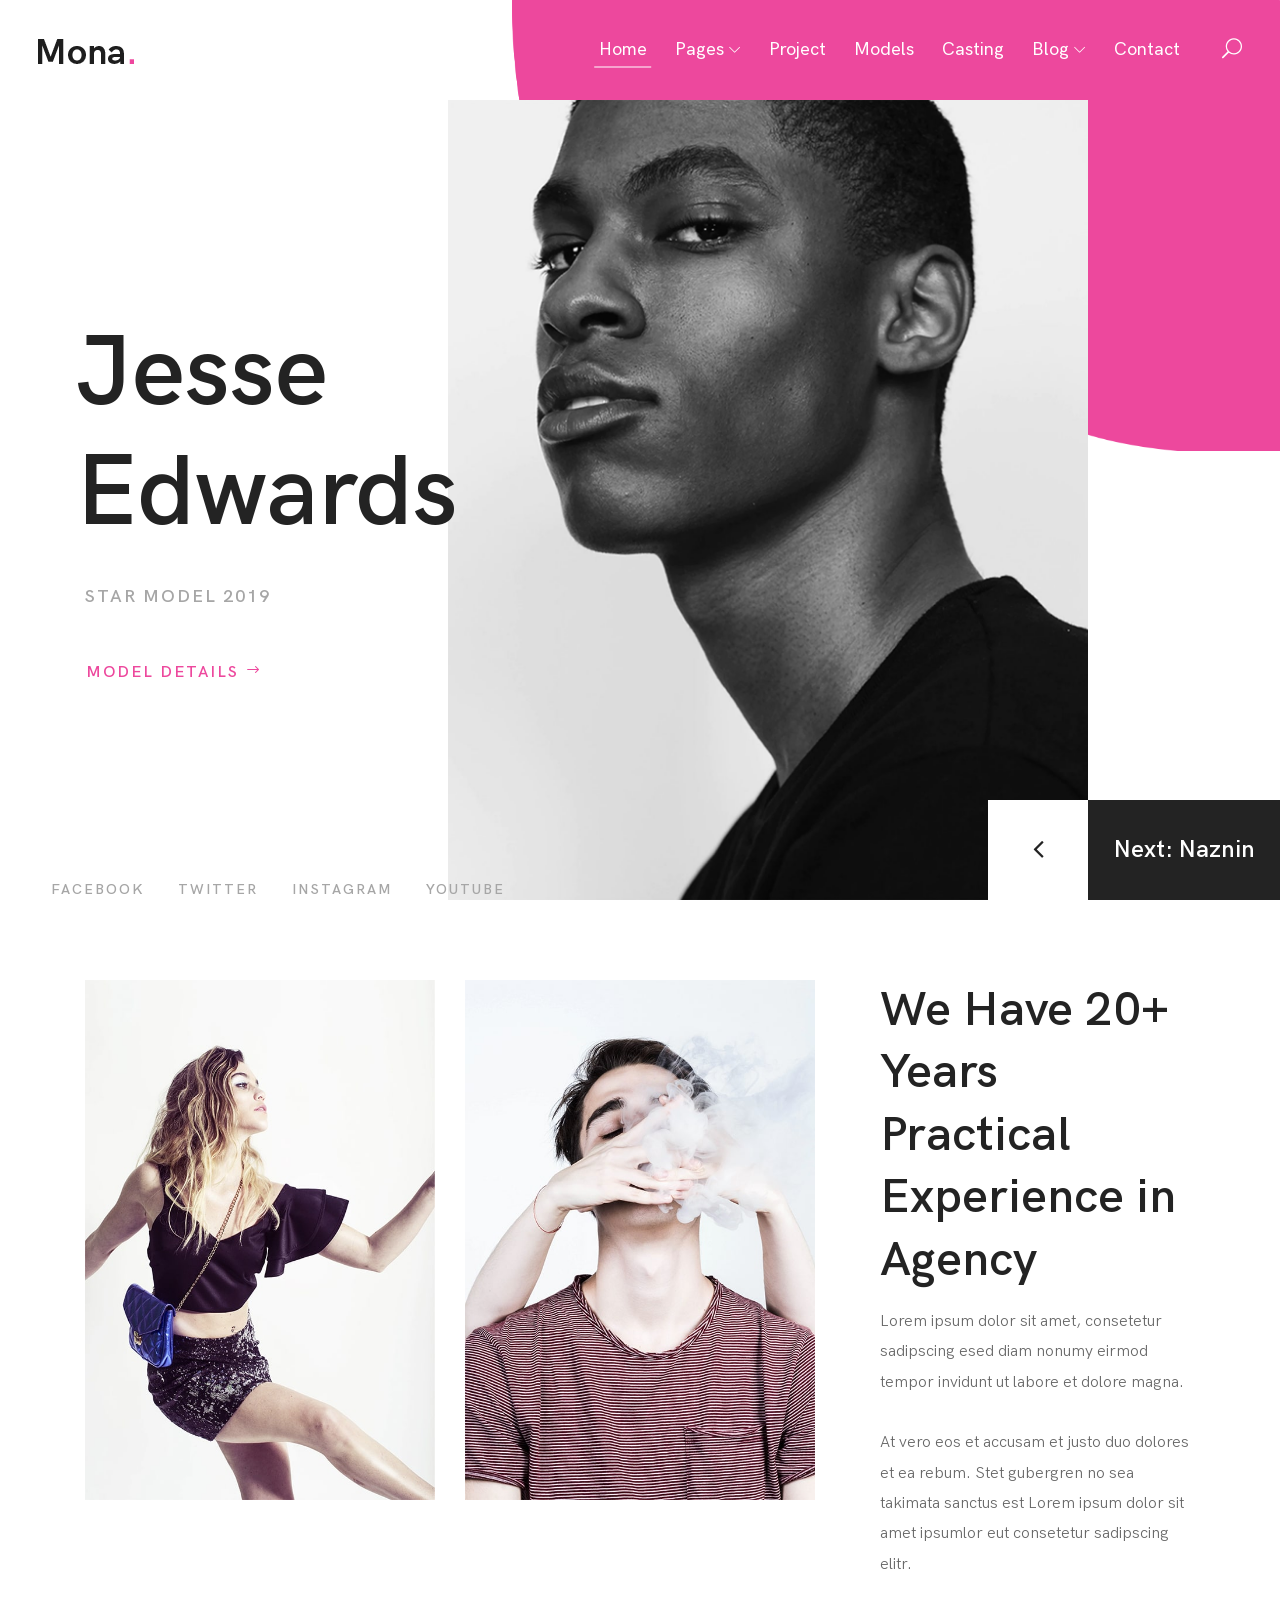
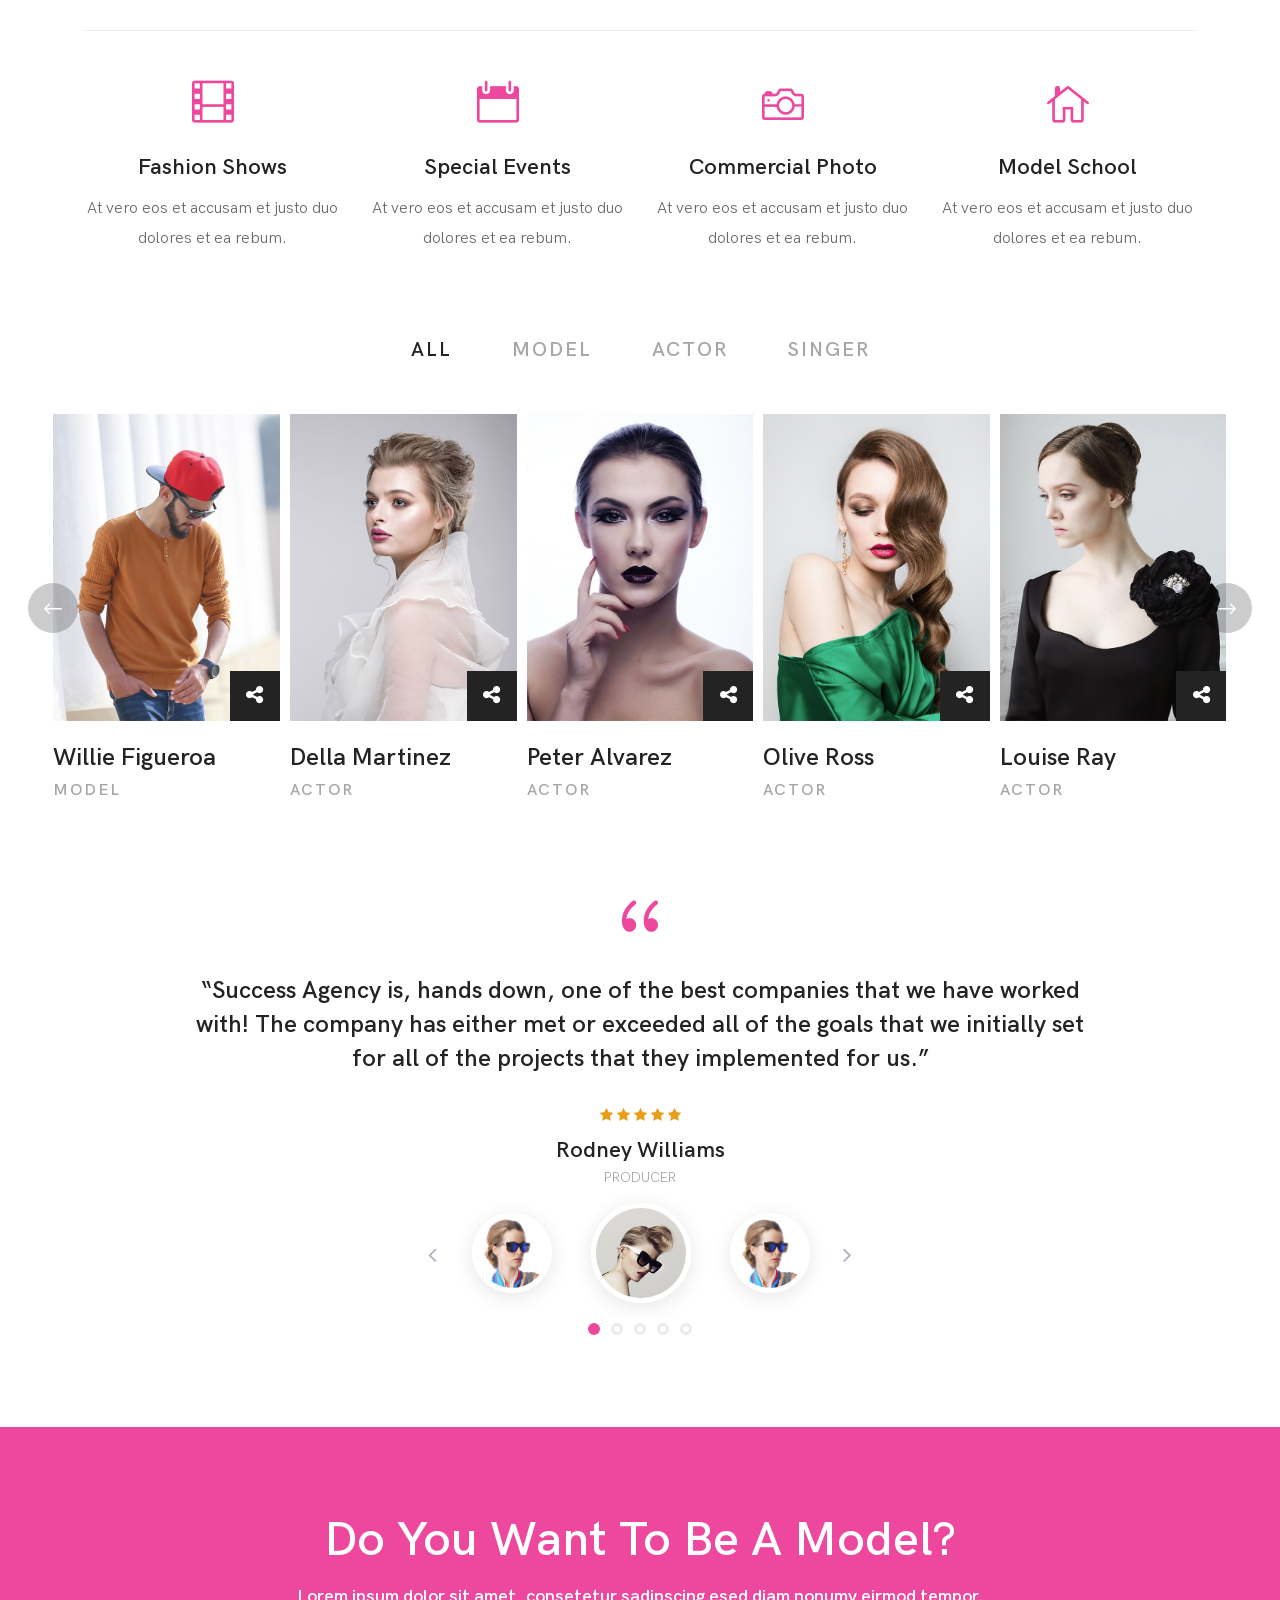
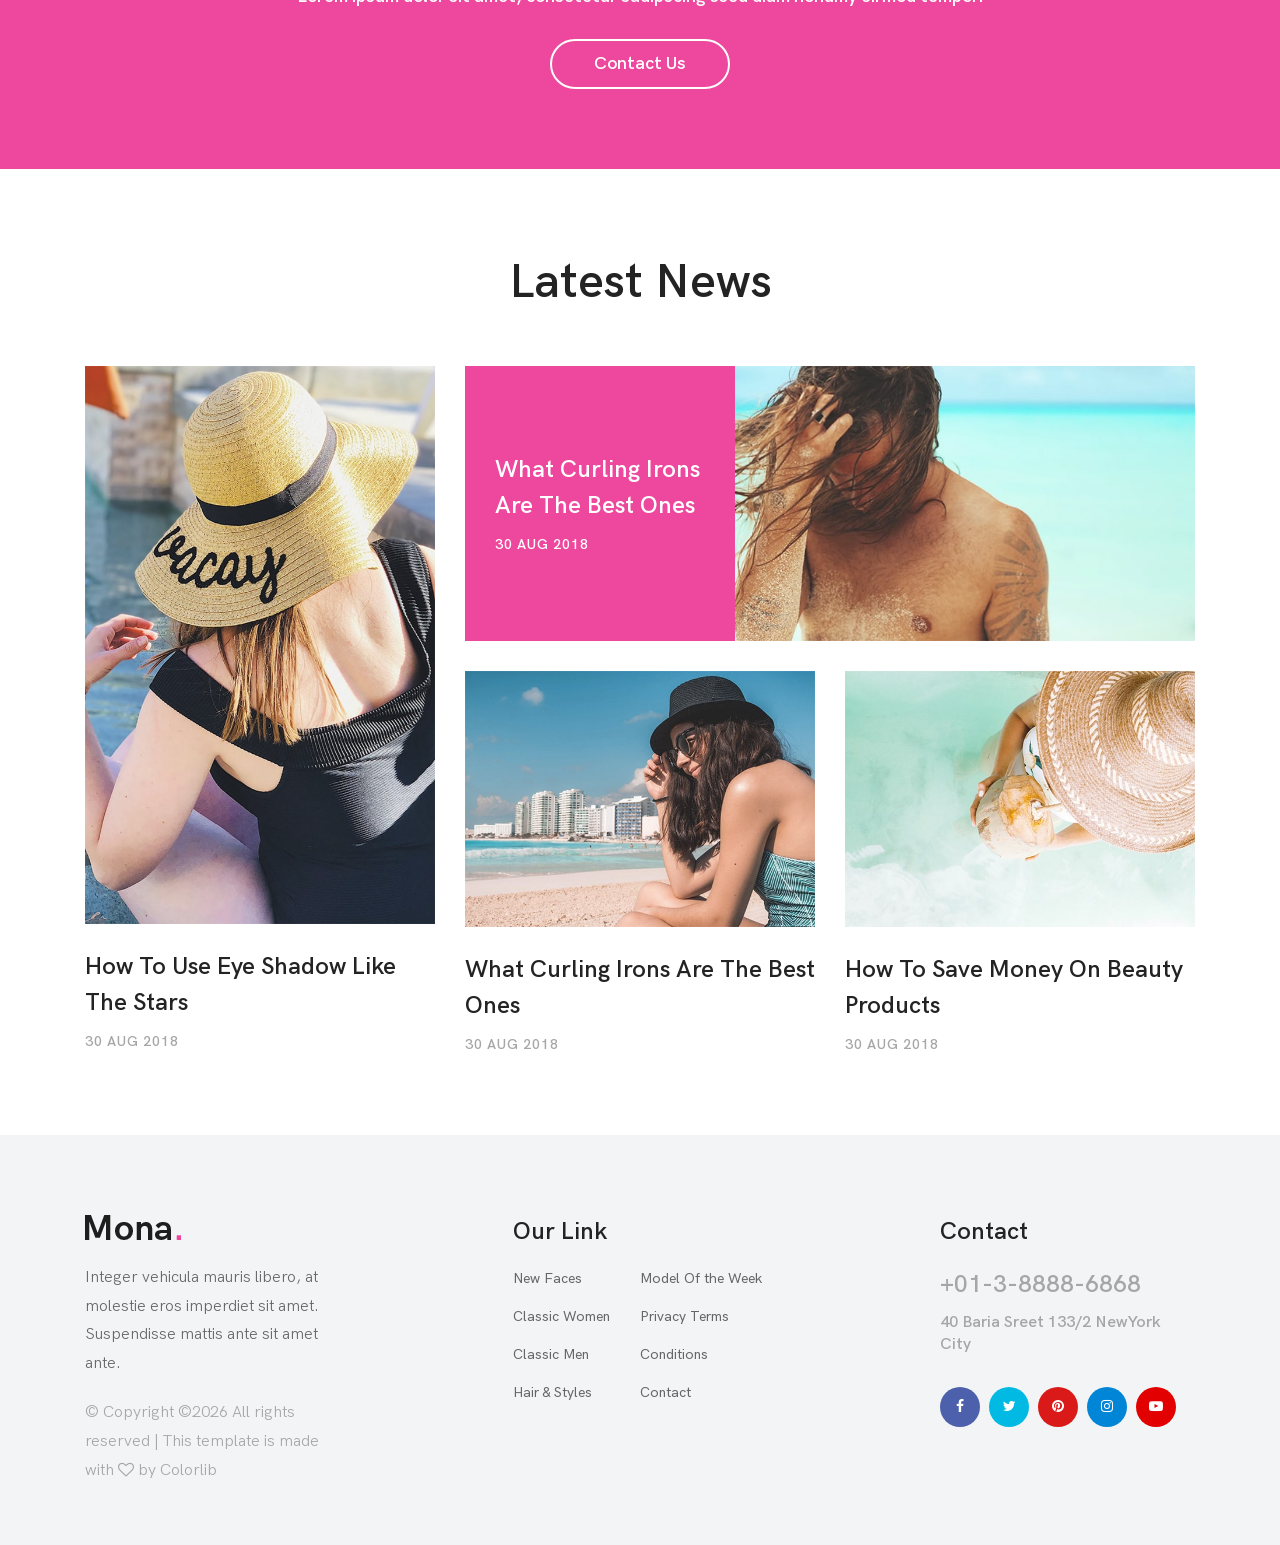
<file: mona-master/index.html>
<!DOCTYPE html>
<html lang="en">

<head>
  <meta charset="UTF-8">
  <meta name="description" content="Mona - Model Agency HTML5 Template">
  <meta http-equiv="X-UA-Compatible" content="IE=edge">
  <meta name="viewport" content="width=device-width, initial-scale=1, shrink-to-fit=no">

  <!-- Title -->
  <title>Mona - Model Agency HTML5 Template</title>

  <!-- Favicon -->
  <link rel="icon" href="./img/core-img/favicon.ico">

  <!-- Core Stylesheet -->
  <link rel="stylesheet" href="style.css">

</head>

<body>
  <!-- Preloader -->
  <div id="preloader">
    <div class="wrapper">
      <div class="cssload-loader"></div>
    </div>
  </div>

  <!-- ***** Header Area Start ***** -->
  <header class="header-area">
    <!-- Main Header Start -->
    <div class="main-header-area">
      <div class="classy-nav-container breakpoint-off">
        <!-- Classy Menu -->
        <nav class="classy-navbar justify-content-between" id="monaNav">

          <!-- Background Curve -->
          <div class="bg-curve" style="background-image: url(./img/core-img/curve.png);"></div>

          <!-- Logo -->
          <a class="nav-brand" href="index.html"><img src="./img/core-img/logo.png" alt=""></a>

          <!-- Navbar Toggler -->
          <div class="classy-navbar-toggler">
            <span class="navbarToggler"><span></span><span></span><span></span></span>
          </div>

          <!-- Menu -->
          <div class="classy-menu">
            <!-- Menu Close Button -->
            <div class="classycloseIcon">
              <div class="cross-wrap"><span class="top"></span><span class="bottom"></span></div>
            </div>

            <!-- Nav Start -->
            <div class="classynav">
              <ul id="nav">
                <li class="current-item"><a href="./index.html">Home</a></li>
                <li><a href="#">Pages</a>
                  <ul class="dropdown">
                    <li><a href="./index.html">- Home</a></li>
                    <li><a href="./about.html">- About Us</a></li>
                    <li><a href="./projects.html">- Projects</a></li>
                    <li><a href="./models.html">- Models</a></li>
                    <li><a href="./casting.html">- Casting</a></li>
                    <li><a href="./blog.html">- Blog</a></li>
                    <li><a href="./single-blog.html">- Blog Details</a></li>
                    <li><a href="./contact.html">- Contact</a></li>
                    <li><a href="#">- Dropdown</a>
                      <ul class="dropdown">
                        <li><a href="#">- Dropdown Item</a></li>
                        <li><a href="#">- Dropdown Item</a>
                          <ul class="dropdown">
                            <li><a href="#">- Even Dropdown</a></li>
                            <li><a href="#">- Even Dropdown</a></li>
                            <li><a href="#">- Even Dropdown</a></li>
                            <li><a href="#">- Even Dropdown</a></li>
                          </ul>
                        </li>
                        <li><a href="#">- Dropdown Item</a></li>
                        <li><a href="#">- Dropdown Item</a></li>
                      </ul>
                    </li>
                  </ul>
                </li>
                <li><a href="./projects.html">Project</a></li>
                <li><a href="./models.html">Models</a></li>
                <li><a href="./casting.html">Casting</a></li>
                <li><a href="#">Blog</a>
                  <ul class="dropdown">
                    <li><a href="./blog.html">- Blog</a></li>
                    <li><a href="./single-blog.html">- Blog Details</a></li>
                  </ul>
                </li>
                <li><a href="./contact.html">Contact</a></li>
              </ul>

              <!-- Search Icon -->
              <div class="search-icon" data-toggle="modal" data-target="#searchModal">
                <i class="icon_search"></i>
              </div>
            </div>
            <!-- Nav End -->

          </div>
        </nav>
      </div>
    </div>
  </header>
  <!-- ***** Header Area End ***** -->

  <!-- ***** Top Search Area Start ***** -->
  <div class="top-search-area">
    <!-- Search Modal -->
    <div class="modal fade" id="searchModal" tabindex="-1" role="dialog" aria-hidden="true">
      <div class="modal-dialog modal-dialog-centered" role="document">
        <div class="modal-content">
          <div class="modal-body">
            <!-- Close Button -->
            <button type="button" class="btn close-btn" data-dismiss="modal"><i class="fa fa-times"></i></button>
            <!-- Form -->
            <form action="index.html" method="post">
              <input type="search" name="top-search-bar" class="form-control" placeholder="Search and hit enter...">
              <button type="submit">Search</button>
            </form>
          </div>
        </div>
      </div>
    </div>
  </div>
  <!-- ***** Top Search Area End ***** -->

  <!-- ***** Welcome Area Start ***** -->
  <section class="welcome-area">
    <!-- Welcome Slides -->
    <div class="welcome-slides owl-carousel">

      <!-- Single Welcome Slide -->
      <div class="single-welcome-slide">
        <!-- Background Curve -->
        <div class="bg-curve" style="background-image: url(./img/core-img/curve.png);"></div>
        <!-- Main Background Image -->
        <div class="main-bg-img bg-img" data-animation="fadeInUpBig" data-delay="200ms" style="background-image: url(./img/bg-img/18.jpg);"></div>
        <!-- Welcome Text -->
        <div class="container h-100">
          <div class="row h-100 align-items-center">
            <div class="col-12">
              <div class="welcome-text">
                <h2 data-animation="bounceInUp" data-delay="400ms">Jesse <br>
                  Edwards</h2>
                <h5 data-animation="bounceInUp" data-delay="600ms">Star Model 2019</h5>
                <a href="#" class="btn" data-animation="bounceInUp" data-delay="800ms">Model details <i class="arrow_right"></i></a>
              </div>
            </div>
          </div>
        </div>
        <!-- Social Info -->
        <div class="social-info">
          <a href="#" data-animation="bounceInDown" data-delay="1000ms"><i class="fa fa-facebook"></i> <span>Facebook</span></a>
          <a href="#" data-animation="bounceInDown" data-delay="1100ms"><i class="fa fa-twitter"></i> <span>Twitter</span></a>
          <a href="#" data-animation="bounceInDown" data-delay="1200ms"><i class="fa fa-instagram"></i> <span>Instagram</span></a>
          <a href="#" data-animation="bounceInDown" data-delay="1300ms"><i class="fa fa-youtube-play"></i> <span>Youtube</span></a>
        </div>
        <!-- Pager -->
        <div class="slide-pager">
          <a href="#">Next: Naznin Niloy</a>
        </div>
      </div>

      <!-- Single Welcome Slide -->
      <div class="single-welcome-slide">
        <!-- Background Curve -->
        <div class="bg-curve" style="background-image: url(./img/core-img/curve.png);"></div>
        <!-- Main Background Image -->
        <div class="main-bg-img bg-img" data-animation="fadeInUpBig" data-delay="200ms" style="background-image: url(./img/bg-img/19.jpg);"></div>
        <!-- Welcome Text -->
        <div class="container h-100">
          <div class="row h-100 align-items-center">
            <div class="col-12">
              <div class="welcome-text">
                <h2 data-animation="bounceInUp" data-delay="400ms">Naznin <br>
                  Niloy</h2>
                <h5 data-animation="bounceInUp" data-delay="600ms">Star Model 2019</h5>
                <a href="#" class="btn" data-animation="bounceInUp" data-delay="800ms">Model details <i class="arrow_right"></i></a>
              </div>
            </div>
          </div>
        </div>
        <!-- Social Info -->
        <div class="social-info">
          <a href="#" data-animation="bounceInDown" data-delay="1000ms"><i class="fa fa-facebook"></i> <span>Facebook</span></a>
          <a href="#" data-animation="bounceInDown" data-delay="1100ms"><i class="fa fa-twitter"></i> <span>Twitter</span></a>
          <a href="#" data-animation="bounceInDown" data-delay="1200ms"><i class="fa fa-instagram"></i> <span>Instagram</span></a>
          <a href="#" data-animation="bounceInDown" data-delay="1300ms"><i class="fa fa-youtube-play"></i> <span>Youtube</span></a>
        </div>
        <!-- Pager -->
        <div class="slide-pager">
          <a href="#">Next: Shaila Ritu</a>
        </div>
      </div>

      <!-- Single Welcome Slide -->
      <div class="single-welcome-slide">
        <!-- Background Curve -->
        <div class="bg-curve" style="background-image: url(./img/core-img/curve.png);"></div>
        <!-- Main Background Image -->
        <div class="main-bg-img bg-img" data-animation="fadeInUpBig" data-delay="200ms" style="background-image: url(./img/bg-img/20.jpg);"></div>
        <!-- Welcome Text -->
        <div class="container h-100">
          <div class="row h-100 align-items-center">
            <div class="col-12">
              <div class="welcome-text">
                <h2 data-animation="bounceInUp" data-delay="400ms">Shaila <br>
                  Ritu</h2>
                <h5 data-animation="bounceInUp" data-delay="600ms">Star Model 2019</h5>
                <a href="#" class="btn" data-animation="bounceInUp" data-delay="800ms">Model details <i class="arrow_right"></i></a>
              </div>
            </div>
          </div>
        </div>
        <!-- Social Info -->
        <div class="social-info">
          <a href="#" data-animation="bounceInDown" data-delay="1000ms"><i class="fa fa-facebook"></i> <span>Facebook</span></a>
          <a href="#" data-animation="bounceInDown" data-delay="1100ms"><i class="fa fa-twitter"></i> <span>Twitter</span></a>
          <a href="#" data-animation="bounceInDown" data-delay="1200ms"><i class="fa fa-instagram"></i> <span>Instagram</span></a>
          <a href="#" data-animation="bounceInDown" data-delay="1300ms"><i class="fa fa-youtube-play"></i> <span>Youtube</span></a>
        </div>
        <!-- Pager -->
        <div class="slide-pager">
          <a href="#">Next: Jesse Edwards</a>
        </div>
      </div>

    </div>
  </section>
  <!-- ***** Welcome Area End ***** -->

  <!-- ***** About Us Area Start ***** -->
  <section class="mona-about-us-area mb-30 section-padding-80-0">
    <div class="container">
      <div class="row">

        <!-- About Us Thumbnail -->
        <div class="col-12 col-sm-6 col-lg-4">
          <div class="about-us-thumbnail mb-50 wow fadeInUp" data-wow-delay="100ms">
            <span class="line"></span>
            <img src="./img/bg-img/16.jpg" alt="">
            <span class="line2"></span>
          </div>
        </div>

        <!-- About Us Thumbnail -->
        <div class="col-12 col-sm-6 col-lg-4">
          <div class="about-us-thumbnail mb-50 wow fadeInUp" data-wow-delay="400ms">
            <span class="line"></span>
            <img src="./img/bg-img/17.jpg" alt="">
            <span class="line2"></span>
          </div>
        </div>

        <!-- About Us Content -->
        <div class="col-12 col-lg-4">
          <div class="about-us-content mb-50 wow fadeInUp" data-wow-delay="700ms">
            <h2>We Have 20+ Years Practical Experience in Agency</h2>
            <p>Lorem ipsum dolor sit amet, consetetur sadipscing esed diam nonumy eirmod tempor invidunt ut labore et dolore magna.</p>
            <p>At vero eos et accusam et justo duo dolores et ea rebum. Stet gubergren no sea takimata sanctus est Lorem ipsum dolor sit amet ipsumlor eut consetetur sadipscing elitr.</p>
          </div>
        </div>
      </div>
    </div>

    <!-- Single Service Area -->
    <div class="container">
      <div class="service-area mt-80">
        <div class="row">

          <!-- Single Service Area -->
          <div class="col-12 col-sm-6 col-lg-3">
            <div class="single-service-area mb-50 wow fadeInUp" data-wow-delay="100ms">
              <i class="icon_film"></i>
              <h5>Fashion Shows</h5>
              <p>At vero eos et accusam et justo duo dolores et ea rebum.</p>
            </div>
          </div>

          <!-- Single Service Area -->
          <div class="col-12 col-sm-6 col-lg-3">
            <div class="single-service-area mb-50 wow fadeInUp" data-wow-delay="300ms">
              <i class="icon_calendar"></i>
              <h5>Special Events</h5>
              <p>At vero eos et accusam et justo duo dolores et ea rebum.</p>
            </div>
          </div>

          <!-- Single Service Area -->
          <div class="col-12 col-sm-6 col-lg-3">
            <div class="single-service-area mb-50 wow fadeInUp" data-wow-delay="500ms">
              <i class="icon_camera_alt"></i>
              <h5>Commercial Photo</h5>
              <p>At vero eos et accusam et justo duo dolores et ea rebum.</p>
            </div>
          </div>

          <!-- Single Service Area -->
          <div class="col-12 col-sm-6 col-lg-3">
            <div class="single-service-area mb-50 wow fadeInUp" data-wow-delay="700ms">
              <i class="icon_house_alt"></i>
              <h5>Model School</h5>
              <p>At vero eos et accusam et justo duo dolores et ea rebum.</p>
            </div>
          </div>

        </div>
      </div>
    </div>
  </section>
  <!-- ***** About Us Area End ***** -->

  <!-- ***** Model Area Start ***** -->
  <section class="mona-model-area">
    <div class="container">
      <div class="row">
        <div class="col-12">
          <div class="model-tab-area">

            <ul class="nav nav-tabs mb-50" id="mona_modelTab" role="tablist">
              <li class="nav-item">
                <a class="nav-link active" id="tab1" data-toggle="tab" href="#tab-1" role="tab" aria-controls="tab-1" aria-selected="true">All</a>
              </li>
              <li class="nav-item">
                <a class="nav-link" id="tab2" data-toggle="tab" href="#tab-2" role="tab" aria-controls="tab-2" aria-selected="false">Model</a>
              </li>
              <li class="nav-item">
                <a class="nav-link" id="tab3" data-toggle="tab" href="#tab-3" role="tab" aria-controls="tab-3" aria-selected="false">Actor</a>
              </li>
              <li class="nav-item">
                <a class="nav-link" id="tab4" data-toggle="tab" href="#tab-4" role="tab" aria-controls="tab-4" aria-selected="false">Singer</a>
              </li>
            </ul>
          </div>
        </div>
      </div>
    </div>

    <!-- Mona Tab Content -->
    <div class="mona-tab-content">
      <div class="container-fluid">
        <div class="row">
          <div class="col-12">
            <div class="tab-content" id="mona_modelTabContent">
              <div class="tab-pane fade show active" id="tab-1" role="tabpanel" aria-labelledby="tab1">
                <!-- All Model Slide -->
                <div class="mona-all-model-slide owl-carousel">
                  <!-- Single Model Item -->
                  <div class="single-model-item">
                    <div class="model-thumbnail">
                      <!-- First Thumbnail -->
                      <img class="first-thumbnail" src="./img/bg-img/10.jpg" alt="">
                      <!-- Second Thumbnail -->
                      <img class="second-thumbnail" src="./img/bg-img/9.jpg" alt="">
                      <!-- Share Info -->
                      <div class="share-info">
                        <!-- Share Icon -->
                        <div class="share-icon">
                          <a href="#"><i class="fa fa-share-alt" aria-hidden="true"></i></a>
                        </div>
                        <!-- Others Icon -->
                        <div class="others-icon">
                          <a href="#"><i class="fa fa-facebook" aria-hidden="true"></i></a>
                          <a href="#"><i class="fa fa-twitter" aria-hidden="true"></i></a>
                          <a href="#"><i class="fa fa-pinterest" aria-hidden="true"></i></a>
                          <a href="#"><i class="fa fa-instagram" aria-hidden="true"></i></a>
                          <a href="#"><i class="fa fa-youtube-play" aria-hidden="true"></i></a>
                        </div>
                      </div>
                    </div>
                    <div class="model-info">
                      <h3>Willie Figueroa</h3>
                      <h6>Model</h6>
                    </div>
                  </div>

                  <!-- Single Model Item -->
                  <div class="single-model-item">
                    <div class="model-thumbnail">
                      <!-- First Thumbnail -->
                      <img class="first-thumbnail" src="./img/bg-img/11.jpg" alt="">
                      <!-- Second Thumbnail -->
                      <img class="second-thumbnail" src="./img/bg-img/12.jpg" alt="">
                      <!-- Share Info -->
                      <div class="share-info">
                        <!-- Share Icon -->
                        <div class="share-icon">
                          <a href="#"><i class="fa fa-share-alt" aria-hidden="true"></i></a>
                        </div>
                        <!-- Others Icon -->
                        <div class="others-icon">
                          <a href="#"><i class="fa fa-facebook" aria-hidden="true"></i></a>
                          <a href="#"><i class="fa fa-twitter" aria-hidden="true"></i></a>
                          <a href="#"><i class="fa fa-pinterest" aria-hidden="true"></i></a>
                          <a href="#"><i class="fa fa-instagram" aria-hidden="true"></i></a>
                          <a href="#"><i class="fa fa-youtube-play" aria-hidden="true"></i></a>
                        </div>
                      </div>
                    </div>
                    <div class="model-info">
                      <h3>Della Martinez</h3>
                      <h6>actor</h6>
                    </div>
                  </div>

                  <!-- Single Model Item -->
                  <div class="single-model-item">
                    <div class="model-thumbnail">
                      <!-- First Thumbnail -->
                      <img class="first-thumbnail" src="./img/bg-img/12.jpg" alt="">
                      <!-- Second Thumbnail -->
                      <img class="second-thumbnail" src="./img/bg-img/13.jpg" alt="">
                      <!-- Share Info -->
                      <div class="share-info">
                        <!-- Share Icon -->
                        <div class="share-icon">
                          <a href="#"><i class="fa fa-share-alt" aria-hidden="true"></i></a>
                        </div>
                        <!-- Others Icon -->
                        <div class="others-icon">
                          <a href="#"><i class="fa fa-facebook" aria-hidden="true"></i></a>
                          <a href="#"><i class="fa fa-twitter" aria-hidden="true"></i></a>
                          <a href="#"><i class="fa fa-pinterest" aria-hidden="true"></i></a>
                          <a href="#"><i class="fa fa-instagram" aria-hidden="true"></i></a>
                          <a href="#"><i class="fa fa-youtube-play" aria-hidden="true"></i></a>
                        </div>
                      </div>
                    </div>
                    <div class="model-info">
                      <h3>Peter Alvarez</h3>
                      <h6>actor</h6>
                    </div>
                  </div>

                  <!-- Single Model Item -->
                  <div class="single-model-item">
                    <div class="model-thumbnail">
                      <!-- First Thumbnail -->
                      <img class="first-thumbnail" src="./img/bg-img/9.jpg" alt="">
                      <!-- Second Thumbnail -->
                      <img class="second-thumbnail" src="./img/bg-img/14.jpg" alt="">
                      <!-- Share Info -->
                      <div class="share-info">
                        <!-- Share Icon -->
                        <div class="share-icon">
                          <a href="#"><i class="fa fa-share-alt" aria-hidden="true"></i></a>
                        </div>
                        <!-- Others Icon -->
                        <div class="others-icon">
                          <a href="#"><i class="fa fa-facebook" aria-hidden="true"></i></a>
                          <a href="#"><i class="fa fa-twitter" aria-hidden="true"></i></a>
                          <a href="#"><i class="fa fa-pinterest" aria-hidden="true"></i></a>
                          <a href="#"><i class="fa fa-instagram" aria-hidden="true"></i></a>
                          <a href="#"><i class="fa fa-youtube-play" aria-hidden="true"></i></a>
                        </div>
                      </div>
                    </div>
                    <div class="model-info">
                      <h3>Olive Ross</h3>
                      <h6>actor</h6>
                    </div>
                  </div>

                  <!-- Single Model Item -->
                  <div class="single-model-item">
                    <div class="model-thumbnail">
                      <!-- First Thumbnail -->
                      <img class="first-thumbnail" src="./img/bg-img/13.jpg" alt="">
                      <!-- Second Thumbnail -->
                      <img class="second-thumbnail" src="./img/bg-img/14.jpg" alt="">
                      <!-- Share Info -->
                      <div class="share-info">
                        <!-- Share Icon -->
                        <div class="share-icon">
                          <a href="#"><i class="fa fa-share-alt" aria-hidden="true"></i></a>
                        </div>
                        <!-- Others Icon -->
                        <div class="others-icon">
                          <a href="#"><i class="fa fa-facebook" aria-hidden="true"></i></a>
                          <a href="#"><i class="fa fa-twitter" aria-hidden="true"></i></a>
                          <a href="#"><i class="fa fa-pinterest" aria-hidden="true"></i></a>
                          <a href="#"><i class="fa fa-instagram" aria-hidden="true"></i></a>
                          <a href="#"><i class="fa fa-youtube-play" aria-hidden="true"></i></a>
                        </div>
                      </div>
                    </div>
                    <div class="model-info">
                      <h3>Louise Ray</h3>
                      <h6>actor</h6>
                    </div>
                  </div>

                  <!-- Single Model Item -->
                  <div class="single-model-item">
                    <div class="model-thumbnail">
                      <!-- First Thumbnail -->
                      <img class="first-thumbnail" src="./img/bg-img/10.jpg" alt="">
                      <!-- Second Thumbnail -->
                      <img class="second-thumbnail" src="./img/bg-img/9.jpg" alt="">
                      <!-- Share Info -->
                      <div class="share-info">
                        <!-- Share Icon -->
                        <div class="share-icon">
                          <a href="#"><i class="fa fa-share-alt" aria-hidden="true"></i></a>
                        </div>
                        <!-- Others Icon -->
                        <div class="others-icon">
                          <a href="#"><i class="fa fa-facebook" aria-hidden="true"></i></a>
                          <a href="#"><i class="fa fa-twitter" aria-hidden="true"></i></a>
                          <a href="#"><i class="fa fa-pinterest" aria-hidden="true"></i></a>
                          <a href="#"><i class="fa fa-instagram" aria-hidden="true"></i></a>
                          <a href="#"><i class="fa fa-youtube-play" aria-hidden="true"></i></a>
                        </div>
                      </div>
                    </div>
                    <div class="model-info">
                      <h3>Willie Figueroa</h3>
                      <h6>Model</h6>
                    </div>
                  </div>

                  <!-- Single Model Item -->
                  <div class="single-model-item">
                    <div class="model-thumbnail">
                      <!-- First Thumbnail -->
                      <img class="first-thumbnail" src="./img/bg-img/11.jpg" alt="">
                      <!-- Second Thumbnail -->
                      <img class="second-thumbnail" src="./img/bg-img/12.jpg" alt="">
                      <!-- Share Info -->
                      <div class="share-info">
                        <!-- Share Icon -->
                        <div class="share-icon">
                          <a href="#"><i class="fa fa-share-alt" aria-hidden="true"></i></a>
                        </div>
                        <!-- Others Icon -->
                        <div class="others-icon">
                          <a href="#"><i class="fa fa-facebook" aria-hidden="true"></i></a>
                          <a href="#"><i class="fa fa-twitter" aria-hidden="true"></i></a>
                          <a href="#"><i class="fa fa-pinterest" aria-hidden="true"></i></a>
                          <a href="#"><i class="fa fa-instagram" aria-hidden="true"></i></a>
                          <a href="#"><i class="fa fa-youtube-play" aria-hidden="true"></i></a>
                        </div>
                      </div>
                    </div>
                    <div class="model-info">
                      <h3>Della Martinez</h3>
                      <h6>actor</h6>
                    </div>
                  </div>

                  <!-- Single Model Item -->
                  <div class="single-model-item">
                    <div class="model-thumbnail">
                      <!-- First Thumbnail -->
                      <img class="first-thumbnail" src="./img/bg-img/12.jpg" alt="">
                      <!-- Second Thumbnail -->
                      <img class="second-thumbnail" src="./img/bg-img/13.jpg" alt="">
                      <!-- Share Info -->
                      <div class="share-info">
                        <!-- Share Icon -->
                        <div class="share-icon">
                          <a href="#"><i class="fa fa-share-alt" aria-hidden="true"></i></a>
                        </div>
                        <!-- Others Icon -->
                        <div class="others-icon">
                          <a href="#"><i class="fa fa-facebook" aria-hidden="true"></i></a>
                          <a href="#"><i class="fa fa-twitter" aria-hidden="true"></i></a>
                          <a href="#"><i class="fa fa-pinterest" aria-hidden="true"></i></a>
                          <a href="#"><i class="fa fa-instagram" aria-hidden="true"></i></a>
                          <a href="#"><i class="fa fa-youtube-play" aria-hidden="true"></i></a>
                        </div>
                      </div>
                    </div>
                    <div class="model-info">
                      <h3>Peter Alvarez</h3>
                      <h6>actor</h6>
                    </div>
                  </div>

                  <!-- Single Model Item -->
                  <div class="single-model-item">
                    <div class="model-thumbnail">
                      <!-- First Thumbnail -->
                      <img class="first-thumbnail" src="./img/bg-img/9.jpg" alt="">
                      <!-- Second Thumbnail -->
                      <img class="second-thumbnail" src="./img/bg-img/14.jpg" alt="">
                      <!-- Share Info -->
                      <div class="share-info">
                        <!-- Share Icon -->
                        <div class="share-icon">
                          <a href="#"><i class="fa fa-share-alt" aria-hidden="true"></i></a>
                        </div>
                        <!-- Others Icon -->
                        <div class="others-icon">
                          <a href="#"><i class="fa fa-facebook" aria-hidden="true"></i></a>
                          <a href="#"><i class="fa fa-twitter" aria-hidden="true"></i></a>
                          <a href="#"><i class="fa fa-pinterest" aria-hidden="true"></i></a>
                          <a href="#"><i class="fa fa-instagram" aria-hidden="true"></i></a>
                          <a href="#"><i class="fa fa-youtube-play" aria-hidden="true"></i></a>
                        </div>
                      </div>
                    </div>
                    <div class="model-info">
                      <h3>Olive Ross</h3>
                      <h6>actor</h6>
                    </div>
                  </div>

                  <!-- Single Model Item -->
                  <div class="single-model-item">
                    <div class="model-thumbnail">
                      <!-- First Thumbnail -->
                      <img class="first-thumbnail" src="./img/bg-img/13.jpg" alt="">
                      <!-- Second Thumbnail -->
                      <img class="second-thumbnail" src="./img/bg-img/14.jpg" alt="">
                      <!-- Share Info -->
                      <div class="share-info">
                        <!-- Share Icon -->
                        <div class="share-icon">
                          <a href="#"><i class="fa fa-share-alt" aria-hidden="true"></i></a>
                        </div>
                        <!-- Others Icon -->
                        <div class="others-icon">
                          <a href="#"><i class="fa fa-facebook" aria-hidden="true"></i></a>
                          <a href="#"><i class="fa fa-twitter" aria-hidden="true"></i></a>
                          <a href="#"><i class="fa fa-pinterest" aria-hidden="true"></i></a>
                          <a href="#"><i class="fa fa-instagram" aria-hidden="true"></i></a>
                          <a href="#"><i class="fa fa-youtube-play" aria-hidden="true"></i></a>
                        </div>
                      </div>
                    </div>
                    <div class="model-info">
                      <h3>Louise Ray</h3>
                      <h6>actor</h6>
                    </div>
                  </div>
                </div>
              </div>

              <div class="tab-pane fade" id="tab-2" role="tabpanel" aria-labelledby="tab2">
                <!-- All Model Slide -->
                <div class="mona-models-slide owl-carousel">
                  <!-- Single Model Item -->
                  <div class="single-model-item">
                    <div class="model-thumbnail">
                      <!-- First Thumbnail -->
                      <img class="first-thumbnail" src="./img/bg-img/10.jpg" alt="">
                      <!-- Second Thumbnail -->
                      <img class="second-thumbnail" src="./img/bg-img/9.jpg" alt="">
                      <!-- Share Info -->
                      <div class="share-info">
                        <!-- Share Icon -->
                        <div class="share-icon">
                          <a href="#"><i class="fa fa-share-alt" aria-hidden="true"></i></a>
                        </div>
                        <!-- Others Icon -->
                        <div class="others-icon">
                          <a href="#"><i class="fa fa-facebook" aria-hidden="true"></i></a>
                          <a href="#"><i class="fa fa-twitter" aria-hidden="true"></i></a>
                          <a href="#"><i class="fa fa-pinterest" aria-hidden="true"></i></a>
                          <a href="#"><i class="fa fa-instagram" aria-hidden="true"></i></a>
                          <a href="#"><i class="fa fa-youtube-play" aria-hidden="true"></i></a>
                        </div>
                      </div>
                    </div>
                    <div class="model-info">
                      <h3>Willie Figueroa</h3>
                      <h6>Model</h6>
                    </div>
                  </div>

                  <!-- Single Model Item -->
                  <div class="single-model-item">
                    <div class="model-thumbnail">
                      <!-- First Thumbnail -->
                      <img class="first-thumbnail" src="./img/bg-img/11.jpg" alt="">
                      <!-- Second Thumbnail -->
                      <img class="second-thumbnail" src="./img/bg-img/12.jpg" alt="">
                      <!-- Share Info -->
                      <div class="share-info">
                        <!-- Share Icon -->
                        <div class="share-icon">
                          <a href="#"><i class="fa fa-share-alt" aria-hidden="true"></i></a>
                        </div>
                        <!-- Others Icon -->
                        <div class="others-icon">
                          <a href="#"><i class="fa fa-facebook" aria-hidden="true"></i></a>
                          <a href="#"><i class="fa fa-twitter" aria-hidden="true"></i></a>
                          <a href="#"><i class="fa fa-pinterest" aria-hidden="true"></i></a>
                          <a href="#"><i class="fa fa-instagram" aria-hidden="true"></i></a>
                          <a href="#"><i class="fa fa-youtube-play" aria-hidden="true"></i></a>
                        </div>
                      </div>
                    </div>
                    <div class="model-info">
                      <h3>Della Martinez</h3>
                      <h6>actor</h6>
                    </div>
                  </div>

                  <!-- Single Model Item -->
                  <div class="single-model-item">
                    <div class="model-thumbnail">
                      <!-- First Thumbnail -->
                      <img class="first-thumbnail" src="./img/bg-img/12.jpg" alt="">
                      <!-- Second Thumbnail -->
                      <img class="second-thumbnail" src="./img/bg-img/13.jpg" alt="">
                      <!-- Share Info -->
                      <div class="share-info">
                        <!-- Share Icon -->
                        <div class="share-icon">
                          <a href="#"><i class="fa fa-share-alt" aria-hidden="true"></i></a>
                        </div>
                        <!-- Others Icon -->
                        <div class="others-icon">
                          <a href="#"><i class="fa fa-facebook" aria-hidden="true"></i></a>
                          <a href="#"><i class="fa fa-twitter" aria-hidden="true"></i></a>
                          <a href="#"><i class="fa fa-pinterest" aria-hidden="true"></i></a>
                          <a href="#"><i class="fa fa-instagram" aria-hidden="true"></i></a>
                          <a href="#"><i class="fa fa-youtube-play" aria-hidden="true"></i></a>
                        </div>
                      </div>
                    </div>
                    <div class="model-info">
                      <h3>Peter Alvarez</h3>
                      <h6>actor</h6>
                    </div>
                  </div>

                  <!-- Single Model Item -->
                  <div class="single-model-item">
                    <div class="model-thumbnail">
                      <!-- First Thumbnail -->
                      <img class="first-thumbnail" src="./img/bg-img/9.jpg" alt="">
                      <!-- Second Thumbnail -->
                      <img class="second-thumbnail" src="./img/bg-img/14.jpg" alt="">
                      <!-- Share Info -->
                      <div class="share-info">
                        <!-- Share Icon -->
                        <div class="share-icon">
                          <a href="#"><i class="fa fa-share-alt" aria-hidden="true"></i></a>
                        </div>
                        <!-- Others Icon -->
                        <div class="others-icon">
                          <a href="#"><i class="fa fa-facebook" aria-hidden="true"></i></a>
                          <a href="#"><i class="fa fa-twitter" aria-hidden="true"></i></a>
                          <a href="#"><i class="fa fa-pinterest" aria-hidden="true"></i></a>
                          <a href="#"><i class="fa fa-instagram" aria-hidden="true"></i></a>
                          <a href="#"><i class="fa fa-youtube-play" aria-hidden="true"></i></a>
                        </div>
                      </div>
                    </div>
                    <div class="model-info">
                      <h3>Olive Ross</h3>
                      <h6>actor</h6>
                    </div>
                  </div>

                  <!-- Single Model Item -->
                  <div class="single-model-item">
                    <div class="model-thumbnail">
                      <!-- First Thumbnail -->
                      <img class="first-thumbnail" src="./img/bg-img/13.jpg" alt="">
                      <!-- Second Thumbnail -->
                      <img class="second-thumbnail" src="./img/bg-img/14.jpg" alt="">
                      <!-- Share Info -->
                      <div class="share-info">
                        <!-- Share Icon -->
                        <div class="share-icon">
                          <a href="#"><i class="fa fa-share-alt" aria-hidden="true"></i></a>
                        </div>
                        <!-- Others Icon -->
                        <div class="others-icon">
                          <a href="#"><i class="fa fa-facebook" aria-hidden="true"></i></a>
                          <a href="#"><i class="fa fa-twitter" aria-hidden="true"></i></a>
                          <a href="#"><i class="fa fa-pinterest" aria-hidden="true"></i></a>
                          <a href="#"><i class="fa fa-instagram" aria-hidden="true"></i></a>
                          <a href="#"><i class="fa fa-youtube-play" aria-hidden="true"></i></a>
                        </div>
                      </div>
                    </div>
                    <div class="model-info">
                      <h3>Louise Ray</h3>
                      <h6>actor</h6>
                    </div>
                  </div>

                  <!-- Single Model Item -->
                  <div class="single-model-item">
                    <div class="model-thumbnail">
                      <!-- First Thumbnail -->
                      <img class="first-thumbnail" src="./img/bg-img/10.jpg" alt="">
                      <!-- Second Thumbnail -->
                      <img class="second-thumbnail" src="./img/bg-img/9.jpg" alt="">
                      <!-- Share Info -->
                      <div class="share-info">
                        <!-- Share Icon -->
                        <div class="share-icon">
                          <a href="#"><i class="fa fa-share-alt" aria-hidden="true"></i></a>
                        </div>
                        <!-- Others Icon -->
                        <div class="others-icon">
                          <a href="#"><i class="fa fa-facebook" aria-hidden="true"></i></a>
                          <a href="#"><i class="fa fa-twitter" aria-hidden="true"></i></a>
                          <a href="#"><i class="fa fa-pinterest" aria-hidden="true"></i></a>
                          <a href="#"><i class="fa fa-instagram" aria-hidden="true"></i></a>
                          <a href="#"><i class="fa fa-youtube-play" aria-hidden="true"></i></a>
                        </div>
                      </div>
                    </div>
                    <div class="model-info">
                      <h3>Willie Figueroa</h3>
                      <h6>Model</h6>
                    </div>
                  </div>

                  <!-- Single Model Item -->
                  <div class="single-model-item">
                    <div class="model-thumbnail">
                      <!-- First Thumbnail -->
                      <img class="first-thumbnail" src="./img/bg-img/11.jpg" alt="">
                      <!-- Second Thumbnail -->
                      <img class="second-thumbnail" src="./img/bg-img/12.jpg" alt="">
                      <!-- Share Info -->
                      <div class="share-info">
                        <!-- Share Icon -->
                        <div class="share-icon">
                          <a href="#"><i class="fa fa-share-alt" aria-hidden="true"></i></a>
                        </div>
                        <!-- Others Icon -->
                        <div class="others-icon">
                          <a href="#"><i class="fa fa-facebook" aria-hidden="true"></i></a>
                          <a href="#"><i class="fa fa-twitter" aria-hidden="true"></i></a>
                          <a href="#"><i class="fa fa-pinterest" aria-hidden="true"></i></a>
                          <a href="#"><i class="fa fa-instagram" aria-hidden="true"></i></a>
                          <a href="#"><i class="fa fa-youtube-play" aria-hidden="true"></i></a>
                        </div>
                      </div>
                    </div>
                    <div class="model-info">
                      <h3>Della Martinez</h3>
                      <h6>actor</h6>
                    </div>
                  </div>

                  <!-- Single Model Item -->
                  <div class="single-model-item">
                    <div class="model-thumbnail">
                      <!-- First Thumbnail -->
                      <img class="first-thumbnail" src="./img/bg-img/12.jpg" alt="">
                      <!-- Second Thumbnail -->
                      <img class="second-thumbnail" src="./img/bg-img/13.jpg" alt="">
                      <!-- Share Info -->
                      <div class="share-info">
                        <!-- Share Icon -->
                        <div class="share-icon">
                          <a href="#"><i class="fa fa-share-alt" aria-hidden="true"></i></a>
                        </div>
                        <!-- Others Icon -->
                        <div class="others-icon">
                          <a href="#"><i class="fa fa-facebook" aria-hidden="true"></i></a>
                          <a href="#"><i class="fa fa-twitter" aria-hidden="true"></i></a>
                          <a href="#"><i class="fa fa-pinterest" aria-hidden="true"></i></a>
                          <a href="#"><i class="fa fa-instagram" aria-hidden="true"></i></a>
                          <a href="#"><i class="fa fa-youtube-play" aria-hidden="true"></i></a>
                        </div>
                      </div>
                    </div>
                    <div class="model-info">
                      <h3>Peter Alvarez</h3>
                      <h6>actor</h6>
                    </div>
                  </div>

                  <!-- Single Model Item -->
                  <div class="single-model-item">
                    <div class="model-thumbnail">
                      <!-- First Thumbnail -->
                      <img class="first-thumbnail" src="./img/bg-img/9.jpg" alt="">
                      <!-- Second Thumbnail -->
                      <img class="second-thumbnail" src="./img/bg-img/14.jpg" alt="">
                      <!-- Share Info -->
                      <div class="share-info">
                        <!-- Share Icon -->
                        <div class="share-icon">
                          <a href="#"><i class="fa fa-share-alt" aria-hidden="true"></i></a>
                        </div>
                        <!-- Others Icon -->
                        <div class="others-icon">
                          <a href="#"><i class="fa fa-facebook" aria-hidden="true"></i></a>
                          <a href="#"><i class="fa fa-twitter" aria-hidden="true"></i></a>
                          <a href="#"><i class="fa fa-pinterest" aria-hidden="true"></i></a>
                          <a href="#"><i class="fa fa-instagram" aria-hidden="true"></i></a>
                          <a href="#"><i class="fa fa-youtube-play" aria-hidden="true"></i></a>
                        </div>
                      </div>
                    </div>
                    <div class="model-info">
                      <h3>Olive Ross</h3>
                      <h6>actor</h6>
                    </div>
                  </div>

                  <!-- Single Model Item -->
                  <div class="single-model-item">
                    <div class="model-thumbnail">
                      <!-- First Thumbnail -->
                      <img class="first-thumbnail" src="./img/bg-img/13.jpg" alt="">
                      <!-- Second Thumbnail -->
                      <img class="second-thumbnail" src="./img/bg-img/14.jpg" alt="">
                      <!-- Share Info -->
                      <div class="share-info">
                        <!-- Share Icon -->
                        <div class="share-icon">
                          <a href="#"><i class="fa fa-share-alt" aria-hidden="true"></i></a>
                        </div>
                        <!-- Others Icon -->
                        <div class="others-icon">
                          <a href="#"><i class="fa fa-facebook" aria-hidden="true"></i></a>
                          <a href="#"><i class="fa fa-twitter" aria-hidden="true"></i></a>
                          <a href="#"><i class="fa fa-pinterest" aria-hidden="true"></i></a>
                          <a href="#"><i class="fa fa-instagram" aria-hidden="true"></i></a>
                          <a href="#"><i class="fa fa-youtube-play" aria-hidden="true"></i></a>
                        </div>
                      </div>
                    </div>
                    <div class="model-info">
                      <h3>Louise Ray</h3>
                      <h6>actor</h6>
                    </div>
                  </div>
                </div>
              </div>

              <div class="tab-pane fade" id="tab-3" role="tabpanel" aria-labelledby="tab3">
                <!-- All Model Slide -->
                <div class="mona-actor-slide owl-carousel">
                  <!-- Single Model Item -->
                  <div class="single-model-item">
                    <div class="model-thumbnail">
                      <!-- First Thumbnail -->
                      <img class="first-thumbnail" src="./img/bg-img/10.jpg" alt="">
                      <!-- Second Thumbnail -->
                      <img class="second-thumbnail" src="./img/bg-img/9.jpg" alt="">
                      <!-- Share Info -->
                      <div class="share-info">
                        <!-- Share Icon -->
                        <div class="share-icon">
                          <a href="#"><i class="fa fa-share-alt" aria-hidden="true"></i></a>
                        </div>
                        <!-- Others Icon -->
                        <div class="others-icon">
                          <a href="#"><i class="fa fa-facebook" aria-hidden="true"></i></a>
                          <a href="#"><i class="fa fa-twitter" aria-hidden="true"></i></a>
                          <a href="#"><i class="fa fa-pinterest" aria-hidden="true"></i></a>
                          <a href="#"><i class="fa fa-instagram" aria-hidden="true"></i></a>
                          <a href="#"><i class="fa fa-youtube-play" aria-hidden="true"></i></a>
                        </div>
                      </div>
                    </div>
                    <div class="model-info">
                      <h3>Willie Figueroa</h3>
                      <h6>Model</h6>
                    </div>
                  </div>

                  <!-- Single Model Item -->
                  <div class="single-model-item">
                    <div class="model-thumbnail">
                      <!-- First Thumbnail -->
                      <img class="first-thumbnail" src="./img/bg-img/11.jpg" alt="">
                      <!-- Second Thumbnail -->
                      <img class="second-thumbnail" src="./img/bg-img/12.jpg" alt="">
                      <!-- Share Info -->
                      <div class="share-info">
                        <!-- Share Icon -->
                        <div class="share-icon">
                          <a href="#"><i class="fa fa-share-alt" aria-hidden="true"></i></a>
                        </div>
                        <!-- Others Icon -->
                        <div class="others-icon">
                          <a href="#"><i class="fa fa-facebook" aria-hidden="true"></i></a>
                          <a href="#"><i class="fa fa-twitter" aria-hidden="true"></i></a>
                          <a href="#"><i class="fa fa-pinterest" aria-hidden="true"></i></a>
                          <a href="#"><i class="fa fa-instagram" aria-hidden="true"></i></a>
                          <a href="#"><i class="fa fa-youtube-play" aria-hidden="true"></i></a>
                        </div>
                      </div>
                    </div>
                    <div class="model-info">
                      <h3>Della Martinez</h3>
                      <h6>actor</h6>
                    </div>
                  </div>

                  <!-- Single Model Item -->
                  <div class="single-model-item">
                    <div class="model-thumbnail">
                      <!-- First Thumbnail -->
                      <img class="first-thumbnail" src="./img/bg-img/12.jpg" alt="">
                      <!-- Second Thumbnail -->
                      <img class="second-thumbnail" src="./img/bg-img/13.jpg" alt="">
                      <!-- Share Info -->
                      <div class="share-info">
                        <!-- Share Icon -->
                        <div class="share-icon">
                          <a href="#"><i class="fa fa-share-alt" aria-hidden="true"></i></a>
                        </div>
                        <!-- Others Icon -->
                        <div class="others-icon">
                          <a href="#"><i class="fa fa-facebook" aria-hidden="true"></i></a>
                          <a href="#"><i class="fa fa-twitter" aria-hidden="true"></i></a>
                          <a href="#"><i class="fa fa-pinterest" aria-hidden="true"></i></a>
                          <a href="#"><i class="fa fa-instagram" aria-hidden="true"></i></a>
                          <a href="#"><i class="fa fa-youtube-play" aria-hidden="true"></i></a>
                        </div>
                      </div>
                    </div>
                    <div class="model-info">
                      <h3>Peter Alvarez</h3>
                      <h6>actor</h6>
                    </div>
                  </div>

                  <!-- Single Model Item -->
                  <div class="single-model-item">
                    <div class="model-thumbnail">
                      <!-- First Thumbnail -->
                      <img class="first-thumbnail" src="./img/bg-img/9.jpg" alt="">
                      <!-- Second Thumbnail -->
                      <img class="second-thumbnail" src="./img/bg-img/14.jpg" alt="">
                      <!-- Share Info -->
                      <div class="share-info">
                        <!-- Share Icon -->
                        <div class="share-icon">
                          <a href="#"><i class="fa fa-share-alt" aria-hidden="true"></i></a>
                        </div>
                        <!-- Others Icon -->
                        <div class="others-icon">
                          <a href="#"><i class="fa fa-facebook" aria-hidden="true"></i></a>
                          <a href="#"><i class="fa fa-twitter" aria-hidden="true"></i></a>
                          <a href="#"><i class="fa fa-pinterest" aria-hidden="true"></i></a>
                          <a href="#"><i class="fa fa-instagram" aria-hidden="true"></i></a>
                          <a href="#"><i class="fa fa-youtube-play" aria-hidden="true"></i></a>
                        </div>
                      </div>
                    </div>
                    <div class="model-info">
                      <h3>Olive Ross</h3>
                      <h6>actor</h6>
                    </div>
                  </div>

                  <!-- Single Model Item -->
                  <div class="single-model-item">
                    <div class="model-thumbnail">
                      <!-- First Thumbnail -->
                      <img class="first-thumbnail" src="./img/bg-img/13.jpg" alt="">
                      <!-- Second Thumbnail -->
                      <img class="second-thumbnail" src="./img/bg-img/14.jpg" alt="">
                      <!-- Share Info -->
                      <div class="share-info">
                        <!-- Share Icon -->
                        <div class="share-icon">
                          <a href="#"><i class="fa fa-share-alt" aria-hidden="true"></i></a>
                        </div>
                        <!-- Others Icon -->
                        <div class="others-icon">
                          <a href="#"><i class="fa fa-facebook" aria-hidden="true"></i></a>
                          <a href="#"><i class="fa fa-twitter" aria-hidden="true"></i></a>
                          <a href="#"><i class="fa fa-pinterest" aria-hidden="true"></i></a>
                          <a href="#"><i class="fa fa-instagram" aria-hidden="true"></i></a>
                          <a href="#"><i class="fa fa-youtube-play" aria-hidden="true"></i></a>
                        </div>
                      </div>
                    </div>
                    <div class="model-info">
                      <h3>Louise Ray</h3>
                      <h6>actor</h6>
                    </div>
                  </div>

                  <!-- Single Model Item -->
                  <div class="single-model-item">
                    <div class="model-thumbnail">
                      <!-- First Thumbnail -->
                      <img class="first-thumbnail" src="./img/bg-img/10.jpg" alt="">
                      <!-- Second Thumbnail -->
                      <img class="second-thumbnail" src="./img/bg-img/9.jpg" alt="">
                      <!-- Share Info -->
                      <div class="share-info">
                        <!-- Share Icon -->
                        <div class="share-icon">
                          <a href="#"><i class="fa fa-share-alt" aria-hidden="true"></i></a>
                        </div>
                        <!-- Others Icon -->
                        <div class="others-icon">
                          <a href="#"><i class="fa fa-facebook" aria-hidden="true"></i></a>
                          <a href="#"><i class="fa fa-twitter" aria-hidden="true"></i></a>
                          <a href="#"><i class="fa fa-pinterest" aria-hidden="true"></i></a>
                          <a href="#"><i class="fa fa-instagram" aria-hidden="true"></i></a>
                          <a href="#"><i class="fa fa-youtube-play" aria-hidden="true"></i></a>
                        </div>
                      </div>
                    </div>
                    <div class="model-info">
                      <h3>Willie Figueroa</h3>
                      <h6>Model</h6>
                    </div>
                  </div>

                  <!-- Single Model Item -->
                  <div class="single-model-item">
                    <div class="model-thumbnail">
                      <!-- First Thumbnail -->
                      <img class="first-thumbnail" src="./img/bg-img/11.jpg" alt="">
                      <!-- Second Thumbnail -->
                      <img class="second-thumbnail" src="./img/bg-img/12.jpg" alt="">
                      <!-- Share Info -->
                      <div class="share-info">
                        <!-- Share Icon -->
                        <div class="share-icon">
                          <a href="#"><i class="fa fa-share-alt" aria-hidden="true"></i></a>
                        </div>
                        <!-- Others Icon -->
                        <div class="others-icon">
                          <a href="#"><i class="fa fa-facebook" aria-hidden="true"></i></a>
                          <a href="#"><i class="fa fa-twitter" aria-hidden="true"></i></a>
                          <a href="#"><i class="fa fa-pinterest" aria-hidden="true"></i></a>
                          <a href="#"><i class="fa fa-instagram" aria-hidden="true"></i></a>
                          <a href="#"><i class="fa fa-youtube-play" aria-hidden="true"></i></a>
                        </div>
                      </div>
                    </div>
                    <div class="model-info">
                      <h3>Della Martinez</h3>
                      <h6>actor</h6>
                    </div>
                  </div>

                  <!-- Single Model Item -->
                  <div class="single-model-item">
                    <div class="model-thumbnail">
                      <!-- First Thumbnail -->
                      <img class="first-thumbnail" src="./img/bg-img/12.jpg" alt="">
                      <!-- Second Thumbnail -->
                      <img class="second-thumbnail" src="./img/bg-img/13.jpg" alt="">
                      <!-- Share Info -->
                      <div class="share-info">
                        <!-- Share Icon -->
                        <div class="share-icon">
                          <a href="#"><i class="fa fa-share-alt" aria-hidden="true"></i></a>
                        </div>
                        <!-- Others Icon -->
                        <div class="others-icon">
                          <a href="#"><i class="fa fa-facebook" aria-hidden="true"></i></a>
                          <a href="#"><i class="fa fa-twitter" aria-hidden="true"></i></a>
                          <a href="#"><i class="fa fa-pinterest" aria-hidden="true"></i></a>
                          <a href="#"><i class="fa fa-instagram" aria-hidden="true"></i></a>
                          <a href="#"><i class="fa fa-youtube-play" aria-hidden="true"></i></a>
                        </div>
                      </div>
                    </div>
                    <div class="model-info">
                      <h3>Peter Alvarez</h3>
                      <h6>actor</h6>
                    </div>
                  </div>

                  <!-- Single Model Item -->
                  <div class="single-model-item">
                    <div class="model-thumbnail">
                      <!-- First Thumbnail -->
                      <img class="first-thumbnail" src="./img/bg-img/9.jpg" alt="">
                      <!-- Second Thumbnail -->
                      <img class="second-thumbnail" src="./img/bg-img/14.jpg" alt="">
                      <!-- Share Info -->
                      <div class="share-info">
                        <!-- Share Icon -->
                        <div class="share-icon">
                          <a href="#"><i class="fa fa-share-alt" aria-hidden="true"></i></a>
                        </div>
                        <!-- Others Icon -->
                        <div class="others-icon">
                          <a href="#"><i class="fa fa-facebook" aria-hidden="true"></i></a>
                          <a href="#"><i class="fa fa-twitter" aria-hidden="true"></i></a>
                          <a href="#"><i class="fa fa-pinterest" aria-hidden="true"></i></a>
                          <a href="#"><i class="fa fa-instagram" aria-hidden="true"></i></a>
                          <a href="#"><i class="fa fa-youtube-play" aria-hidden="true"></i></a>
                        </div>
                      </div>
                    </div>
                    <div class="model-info">
                      <h3>Olive Ross</h3>
                      <h6>actor</h6>
                    </div>
                  </div>

                  <!-- Single Model Item -->
                  <div class="single-model-item">
                    <div class="model-thumbnail">
                      <!-- First Thumbnail -->
                      <img class="first-thumbnail" src="./img/bg-img/13.jpg" alt="">
                      <!-- Second Thumbnail -->
                      <img class="second-thumbnail" src="./img/bg-img/14.jpg" alt="">
                      <!-- Share Info -->
                      <div class="share-info">
                        <!-- Share Icon -->
                        <div class="share-icon">
                          <a href="#"><i class="fa fa-share-alt" aria-hidden="true"></i></a>
                        </div>
                        <!-- Others Icon -->
                        <div class="others-icon">
                          <a href="#"><i class="fa fa-facebook" aria-hidden="true"></i></a>
                          <a href="#"><i class="fa fa-twitter" aria-hidden="true"></i></a>
                          <a href="#"><i class="fa fa-pinterest" aria-hidden="true"></i></a>
                          <a href="#"><i class="fa fa-instagram" aria-hidden="true"></i></a>
                          <a href="#"><i class="fa fa-youtube-play" aria-hidden="true"></i></a>
                        </div>
                      </div>
                    </div>
                    <div class="model-info">
                      <h3>Louise Ray</h3>
                      <h6>actor</h6>
                    </div>
                  </div>
                </div>
              </div>

              <div class="tab-pane fade" id="tab-4" role="tabpanel" aria-labelledby="tab4">
                <!-- All Model Slide -->
                <div class="mona-singer-slide owl-carousel">
                  <!-- Single Model Item -->
                  <div class="single-model-item">
                    <div class="model-thumbnail">
                      <!-- First Thumbnail -->
                      <img class="first-thumbnail" src="./img/bg-img/10.jpg" alt="">
                      <!-- Second Thumbnail -->
                      <img class="second-thumbnail" src="./img/bg-img/9.jpg" alt="">
                      <!-- Share Info -->
                      <div class="share-info">
                        <!-- Share Icon -->
                        <div class="share-icon">
                          <a href="#"><i class="fa fa-share-alt" aria-hidden="true"></i></a>
                        </div>
                        <!-- Others Icon -->
                        <div class="others-icon">
                          <a href="#"><i class="fa fa-facebook" aria-hidden="true"></i></a>
                          <a href="#"><i class="fa fa-twitter" aria-hidden="true"></i></a>
                          <a href="#"><i class="fa fa-pinterest" aria-hidden="true"></i></a>
                          <a href="#"><i class="fa fa-instagram" aria-hidden="true"></i></a>
                          <a href="#"><i class="fa fa-youtube-play" aria-hidden="true"></i></a>
                        </div>
                      </div>
                    </div>
                    <div class="model-info">
                      <h3>Willie Figueroa</h3>
                      <h6>Model</h6>
                    </div>
                  </div>

                  <!-- Single Model Item -->
                  <div class="single-model-item">
                    <div class="model-thumbnail">
                      <!-- First Thumbnail -->
                      <img class="first-thumbnail" src="./img/bg-img/11.jpg" alt="">
                      <!-- Second Thumbnail -->
                      <img class="second-thumbnail" src="./img/bg-img/12.jpg" alt="">
                      <!-- Share Info -->
                      <div class="share-info">
                        <!-- Share Icon -->
                        <div class="share-icon">
                          <a href="#"><i class="fa fa-share-alt" aria-hidden="true"></i></a>
                        </div>
                        <!-- Others Icon -->
                        <div class="others-icon">
                          <a href="#"><i class="fa fa-facebook" aria-hidden="true"></i></a>
                          <a href="#"><i class="fa fa-twitter" aria-hidden="true"></i></a>
                          <a href="#"><i class="fa fa-pinterest" aria-hidden="true"></i></a>
                          <a href="#"><i class="fa fa-instagram" aria-hidden="true"></i></a>
                          <a href="#"><i class="fa fa-youtube-play" aria-hidden="true"></i></a>
                        </div>
                      </div>
                    </div>
                    <div class="model-info">
                      <h3>Della Martinez</h3>
                      <h6>actor</h6>
                    </div>
                  </div>

                  <!-- Single Model Item -->
                  <div class="single-model-item">
                    <div class="model-thumbnail">
                      <!-- First Thumbnail -->
                      <img class="first-thumbnail" src="./img/bg-img/12.jpg" alt="">
                      <!-- Second Thumbnail -->
                      <img class="second-thumbnail" src="./img/bg-img/13.jpg" alt="">
                      <!-- Share Info -->
                      <div class="share-info">
                        <!-- Share Icon -->
                        <div class="share-icon">
                          <a href="#"><i class="fa fa-share-alt" aria-hidden="true"></i></a>
                        </div>
                        <!-- Others Icon -->
                        <div class="others-icon">
                          <a href="#"><i class="fa fa-facebook" aria-hidden="true"></i></a>
                          <a href="#"><i class="fa fa-twitter" aria-hidden="true"></i></a>
                          <a href="#"><i class="fa fa-pinterest" aria-hidden="true"></i></a>
                          <a href="#"><i class="fa fa-instagram" aria-hidden="true"></i></a>
                          <a href="#"><i class="fa fa-youtube-play" aria-hidden="true"></i></a>
                        </div>
                      </div>
                    </div>
                    <div class="model-info">
                      <h3>Peter Alvarez</h3>
                      <h6>actor</h6>
                    </div>
                  </div>

                  <!-- Single Model Item -->
                  <div class="single-model-item">
                    <div class="model-thumbnail">
                      <!-- First Thumbnail -->
                      <img class="first-thumbnail" src="./img/bg-img/9.jpg" alt="">
                      <!-- Second Thumbnail -->
                      <img class="second-thumbnail" src="./img/bg-img/14.jpg" alt="">
                      <!-- Share Info -->
                      <div class="share-info">
                        <!-- Share Icon -->
                        <div class="share-icon">
                          <a href="#"><i class="fa fa-share-alt" aria-hidden="true"></i></a>
                        </div>
                        <!-- Others Icon -->
                        <div class="others-icon">
                          <a href="#"><i class="fa fa-facebook" aria-hidden="true"></i></a>
                          <a href="#"><i class="fa fa-twitter" aria-hidden="true"></i></a>
                          <a href="#"><i class="fa fa-pinterest" aria-hidden="true"></i></a>
                          <a href="#"><i class="fa fa-instagram" aria-hidden="true"></i></a>
                          <a href="#"><i class="fa fa-youtube-play" aria-hidden="true"></i></a>
                        </div>
                      </div>
                    </div>
                    <div class="model-info">
                      <h3>Olive Ross</h3>
                      <h6>actor</h6>
                    </div>
                  </div>

                  <!-- Single Model Item -->
                  <div class="single-model-item">
                    <div class="model-thumbnail">
                      <!-- First Thumbnail -->
                      <img class="first-thumbnail" src="./img/bg-img/13.jpg" alt="">
                      <!-- Second Thumbnail -->
                      <img class="second-thumbnail" src="./img/bg-img/14.jpg" alt="">
                      <!-- Share Info -->
                      <div class="share-info">
                        <!-- Share Icon -->
                        <div class="share-icon">
                          <a href="#"><i class="fa fa-share-alt" aria-hidden="true"></i></a>
                        </div>
                        <!-- Others Icon -->
                        <div class="others-icon">
                          <a href="#"><i class="fa fa-facebook" aria-hidden="true"></i></a>
                          <a href="#"><i class="fa fa-twitter" aria-hidden="true"></i></a>
                          <a href="#"><i class="fa fa-pinterest" aria-hidden="true"></i></a>
                          <a href="#"><i class="fa fa-instagram" aria-hidden="true"></i></a>
                          <a href="#"><i class="fa fa-youtube-play" aria-hidden="true"></i></a>
                        </div>
                      </div>
                    </div>
                    <div class="model-info">
                      <h3>Louise Ray</h3>
                      <h6>actor</h6>
                    </div>
                  </div>

                  <!-- Single Model Item -->
                  <div class="single-model-item">
                    <div class="model-thumbnail">
                      <!-- First Thumbnail -->
                      <img class="first-thumbnail" src="./img/bg-img/10.jpg" alt="">
                      <!-- Second Thumbnail -->
                      <img class="second-thumbnail" src="./img/bg-img/9.jpg" alt="">
                      <!-- Share Info -->
                      <div class="share-info">
                        <!-- Share Icon -->
                        <div class="share-icon">
                          <a href="#"><i class="fa fa-share-alt" aria-hidden="true"></i></a>
                        </div>
                        <!-- Others Icon -->
                        <div class="others-icon">
                          <a href="#"><i class="fa fa-facebook" aria-hidden="true"></i></a>
                          <a href="#"><i class="fa fa-twitter" aria-hidden="true"></i></a>
                          <a href="#"><i class="fa fa-pinterest" aria-hidden="true"></i></a>
                          <a href="#"><i class="fa fa-instagram" aria-hidden="true"></i></a>
                          <a href="#"><i class="fa fa-youtube-play" aria-hidden="true"></i></a>
                        </div>
                      </div>
                    </div>
                    <div class="model-info">
                      <h3>Willie Figueroa</h3>
                      <h6>Model</h6>
                    </div>
                  </div>

                  <!-- Single Model Item -->
                  <div class="single-model-item">
                    <div class="model-thumbnail">
                      <!-- First Thumbnail -->
                      <img class="first-thumbnail" src="./img/bg-img/11.jpg" alt="">
                      <!-- Second Thumbnail -->
                      <img class="second-thumbnail" src="./img/bg-img/12.jpg" alt="">
                      <!-- Share Info -->
                      <div class="share-info">
                        <!-- Share Icon -->
                        <div class="share-icon">
                          <a href="#"><i class="fa fa-share-alt" aria-hidden="true"></i></a>
                        </div>
                        <!-- Others Icon -->
                        <div class="others-icon">
                          <a href="#"><i class="fa fa-facebook" aria-hidden="true"></i></a>
                          <a href="#"><i class="fa fa-twitter" aria-hidden="true"></i></a>
                          <a href="#"><i class="fa fa-pinterest" aria-hidden="true"></i></a>
                          <a href="#"><i class="fa fa-instagram" aria-hidden="true"></i></a>
                          <a href="#"><i class="fa fa-youtube-play" aria-hidden="true"></i></a>
                        </div>
                      </div>
                    </div>
                    <div class="model-info">
                      <h3>Della Martinez</h3>
                      <h6>actor</h6>
                    </div>
                  </div>

                  <!-- Single Model Item -->
                  <div class="single-model-item">
                    <div class="model-thumbnail">
                      <!-- First Thumbnail -->
                      <img class="first-thumbnail" src="./img/bg-img/12.jpg" alt="">
                      <!-- Second Thumbnail -->
                      <img class="second-thumbnail" src="./img/bg-img/13.jpg" alt="">
                      <!-- Share Info -->
                      <div class="share-info">
                        <!-- Share Icon -->
                        <div class="share-icon">
                          <a href="#"><i class="fa fa-share-alt" aria-hidden="true"></i></a>
                        </div>
                        <!-- Others Icon -->
                        <div class="others-icon">
                          <a href="#"><i class="fa fa-facebook" aria-hidden="true"></i></a>
                          <a href="#"><i class="fa fa-twitter" aria-hidden="true"></i></a>
                          <a href="#"><i class="fa fa-pinterest" aria-hidden="true"></i></a>
                          <a href="#"><i class="fa fa-instagram" aria-hidden="true"></i></a>
                          <a href="#"><i class="fa fa-youtube-play" aria-hidden="true"></i></a>
                        </div>
                      </div>
                    </div>
                    <div class="model-info">
                      <h3>Peter Alvarez</h3>
                      <h6>actor</h6>
                    </div>
                  </div>

                  <!-- Single Model Item -->
                  <div class="single-model-item">
                    <div class="model-thumbnail">
                      <!-- First Thumbnail -->
                      <img class="first-thumbnail" src="./img/bg-img/9.jpg" alt="">
                      <!-- Second Thumbnail -->
                      <img class="second-thumbnail" src="./img/bg-img/14.jpg" alt="">
                      <!-- Share Info -->
                      <div class="share-info">
                        <!-- Share Icon -->
                        <div class="share-icon">
                          <a href="#"><i class="fa fa-share-alt" aria-hidden="true"></i></a>
                        </div>
                        <!-- Others Icon -->
                        <div class="others-icon">
                          <a href="#"><i class="fa fa-facebook" aria-hidden="true"></i></a>
                          <a href="#"><i class="fa fa-twitter" aria-hidden="true"></i></a>
                          <a href="#"><i class="fa fa-pinterest" aria-hidden="true"></i></a>
                          <a href="#"><i class="fa fa-instagram" aria-hidden="true"></i></a>
                          <a href="#"><i class="fa fa-youtube-play" aria-hidden="true"></i></a>
                        </div>
                      </div>
                    </div>
                    <div class="model-info">
                      <h3>Olive Ross</h3>
                      <h6>actor</h6>
                    </div>
                  </div>

                  <!-- Single Model Item -->
                  <div class="single-model-item">
                    <div class="model-thumbnail">
                      <!-- First Thumbnail -->
                      <img class="first-thumbnail" src="./img/bg-img/13.jpg" alt="">
                      <!-- Second Thumbnail -->
                      <img class="second-thumbnail" src="./img/bg-img/14.jpg" alt="">
                      <!-- Share Info -->
                      <div class="share-info">
                        <!-- Share Icon -->
                        <div class="share-icon">
                          <a href="#"><i class="fa fa-share-alt" aria-hidden="true"></i></a>
                        </div>
                        <!-- Others Icon -->
                        <div class="others-icon">
                          <a href="#"><i class="fa fa-facebook" aria-hidden="true"></i></a>
                          <a href="#"><i class="fa fa-twitter" aria-hidden="true"></i></a>
                          <a href="#"><i class="fa fa-pinterest" aria-hidden="true"></i></a>
                          <a href="#"><i class="fa fa-instagram" aria-hidden="true"></i></a>
                          <a href="#"><i class="fa fa-youtube-play" aria-hidden="true"></i></a>
                        </div>
                      </div>
                    </div>
                    <div class="model-info">
                      <h3>Louise Ray</h3>
                      <h6>actor</h6>
                    </div>
                  </div>
                </div>
              </div>
            </div>
          </div>
        </div>
      </div>
    </div>
  </section>
  <!-- ***** Model Area End ***** -->

  <!-- ***** Client Feedback Area Start ***** -->
  <section class="clients-feedback-area section-padding-80 clearfix">
    <div class="container">
      <div class="row justify-content-center">
        <div class="col-12 col-md-10">
          <div class="slider slider-for">

            <!-- Client Feedback Text -->
            <div class="client-feedback-text text-center">
              <div class="quote-icon">
                <i class="icon_quotations" aria-hidden="true"></i>
              </div>
              <div class="client-description text-center">
                <h4>“Success Agency is, hands down, one of the best companies that we have worked with! The company has either met or exceeded all of the goals that we initially set for all of the projects that they implemented for us.”</h4>
              </div>
              <div class="ratings text-center">
                <i class="fa fa-star" aria-hidden="true"></i>
                <i class="fa fa-star" aria-hidden="true"></i>
                <i class="fa fa-star" aria-hidden="true"></i>
                <i class="fa fa-star" aria-hidden="true"></i>
                <i class="fa fa-star" aria-hidden="true"></i>
              </div>
              <div class="client-name text-center">
                <h5>Rodney Williams</h5>
                <span>Producer</span>
              </div>
            </div>

            <!-- Client Feedback Text -->
            <div class="client-feedback-text text-center">
              <div class="quote-icon">
                <i class="icon_quotations" aria-hidden="true"></i>
              </div>
              <div class="client-description text-center">
                <h4>“Success Agency is, hands down, one of the best companies that we have worked with! The company has either met or exceeded all of the goals that we initially set for all of the projects that they implemented for us.”</h4>
              </div>
              <div class="ratings text-center">
                <i class="fa fa-star" aria-hidden="true"></i>
                <i class="fa fa-star" aria-hidden="true"></i>
                <i class="fa fa-star" aria-hidden="true"></i>
                <i class="fa fa-star" aria-hidden="true"></i>
                <i class="fa fa-star" aria-hidden="true"></i>
              </div>
              <div class="client-name text-center">
                <h5>Nazrul Islam</h5>
                <span>Producer</span>
              </div>
            </div>

            <!-- Client Feedback Text -->
            <div class="client-feedback-text text-center">
              <div class="quote-icon">
                <i class="icon_quotations" aria-hidden="true"></i>
              </div>
              <div class="client-description text-center">
                <h4>“Success Agency is, hands down, one of the best companies that we have worked with! The company has either met or exceeded all of the goals that we initially set for all of the projects that they implemented for us.”</h4>
              </div>
              <div class="ratings text-center">
                <i class="fa fa-star" aria-hidden="true"></i>
                <i class="fa fa-star" aria-hidden="true"></i>
                <i class="fa fa-star" aria-hidden="true"></i>
                <i class="fa fa-star" aria-hidden="true"></i>
                <i class="fa fa-star" aria-hidden="true"></i>
              </div>
              <div class="client-name text-center">
                <h5>Williams Rodney</h5>
                <span>Producer</span>
              </div>
            </div>

            <!-- Client Feedback Text -->
            <div class="client-feedback-text text-center">
              <div class="quote-icon">
                <i class="icon_quotations" aria-hidden="true"></i>
              </div>
              <div class="client-description text-center">
                <h4>“Success Agency is, hands down, one of the best companies that we have worked with! The company has either met or exceeded all of the goals that we initially set for all of the projects that they implemented for us.”</h4>
              </div>
              <div class="ratings text-center">
                <i class="fa fa-star" aria-hidden="true"></i>
                <i class="fa fa-star" aria-hidden="true"></i>
                <i class="fa fa-star" aria-hidden="true"></i>
                <i class="fa fa-star" aria-hidden="true"></i>
                <i class="fa fa-star" aria-hidden="true"></i>
              </div>
              <div class="client-name text-center">
                <h5>Rodney Williams</h5>
                <span>Producer</span>
              </div>
            </div>

            <!-- Client Feedback Text -->
            <div class="client-feedback-text text-center">
              <div class="quote-icon">
                <i class="icon_quotations" aria-hidden="true"></i>
              </div>
              <div class="client-description text-center">
                <h4>“Success Agency is, hands down, one of the best companies that we have worked with! The company has either met or exceeded all of the goals that we initially set for all of the projects that they implemented for us.”</h4>
              </div>
              <div class="ratings text-center">
                <i class="fa fa-star" aria-hidden="true"></i>
                <i class="fa fa-star" aria-hidden="true"></i>
                <i class="fa fa-star" aria-hidden="true"></i>
                <i class="fa fa-star" aria-hidden="true"></i>
                <i class="fa fa-star" aria-hidden="true"></i>
              </div>
              <div class="client-name text-center">
                <h5>Rodney Williams</h5>
                <span>Producer</span>
              </div>
            </div>

          </div>
        </div>

        <!-- Client Thumbnail Area -->
        <div class="col-12 col-md-6 col-lg-5">
          <div class="slider slider-nav">
            <div class="client-thumbnail">
              <img src="./img/bg-img/6.jpg" alt="">
            </div>
            <div class="client-thumbnail">
              <img src="./img/bg-img/7.jpg" alt="">
            </div>
            <div class="client-thumbnail">
              <img src="./img/bg-img/8.jpg" alt="">
            </div>
            <div class="client-thumbnail">
              <img src="./img/bg-img/6.jpg" alt="">
            </div>
            <div class="client-thumbnail">
              <img src="./img/bg-img/7.jpg" alt="">
            </div>
          </div>
        </div>
      </div>
    </div>
  </section>
  <!-- ***** Client Feedback Area End ***** -->

  <!-- ***** CTA Area Start ***** -->
  <section class="mona-cta-area section-padding-80">
    <div class="container">
      <div class="row">
        <div class="col-12">
          <div class="cta-content">
            <h2>Do You Want To Be A Model?</h2>
            <h6>Lorem ipsum dolor sit amet, consetetur sadipscing esed diam nonumy eirmod tempor.</h6>
            <a href="#" class="btn mona-btn">Contact Us</a>
          </div>
        </div>
      </div>
    </div>
  </section>
  <!-- ***** CTA Area End ***** -->

  <!-- ***** Blog Area Start ***** -->
  <section class="mona-blog-area mb-50 section-padding-80-0">
    <div class="container">
      <div class="row">
        <!-- Section Heading -->
        <div class="col-12">
          <div class="section-heading text-center">
            <h2>Latest News</h2>
          </div>
        </div>
      </div>

      <div class="row">
        <!-- Single Blog Post -->
        <div class="col-12 col-lg-4">
          <div class="single-blog-post mb-30 wow fadeInUp" data-wow-delay="100ms">
            <div class="post-thumbnail slide-post owl-carousel">
              <a href="#"><img src="./img/bg-img/3.jpg" alt=""></a>
              <a href="#"><img src="./img/bg-img/4.jpg" alt=""></a>
            </div>
            <div class="post-content">
              <a href="#" class="post-title">How To Use Eye Shadow Like The Stars</a>
              <span class="post-date">30 Aug 2018</span>
            </div>
          </div>
        </div>

        <div class="col-12 col-lg-8">
          <div class="row">

            <!-- Single Blog Post -->
            <div class="col-12">
              <div class="single-blog-post featured-post mb-30 wow fadeInUp" data-wow-delay="300ms">
                <div class="post-thumbnail">
                  <a href="#"><img src="./img/bg-img/5.jpg" alt=""></a>
                </div>
                <div class="post-content">
                  <div>
                    <a href="#" class="post-title">What Curling Irons Are The Best Ones</a>
                    <span class="post-date">30 Aug 2018</span>
                  </div>
                </div>
              </div>
            </div>

            <!-- Single Blog Post -->
            <div class="col-12 col-sm-6">
              <div class="single-blog-post mb-30 wow fadeInUp" data-wow-delay="500ms">
                <div class="post-thumbnail">
                  <a href="#"><img src="./img/bg-img/1.jpg" alt=""></a>
                </div>
                <div class="post-content">
                  <a href="#" class="post-title">What Curling Irons Are The Best Ones</a>
                  <span class="post-date">30 Aug 2018</span>
                </div>
              </div>
            </div>

            <!-- Single Blog Post -->
            <div class="col-12 col-sm-6">
              <div class="single-blog-post mb-30 wow fadeInUp" data-wow-delay="700ms">
                <div class="post-thumbnail">
                  <a href="#"><img src="./img/bg-img/2.jpg" alt=""></a>
                </div>
                <div class="post-content">
                  <a href="#" class="post-title">How To Save Money On Beauty Products</a>
                  <span class="post-date">30 Aug 2018</span>
                </div>
              </div>
            </div>

          </div>
        </div>
      </div>
    </div>
  </section>
  <!-- ***** Blog Area End ***** -->

  <!-- ***** Footer Area Start ***** -->
  <footer class="footer-area section-padding-80-0">
    <div class="container">
      <div class="row justify-content-between">

        <!-- Single Footer Widget -->
        <div class="col-12 col-sm-6 col-lg-4 col-xl-3">
          <div class="single-footer-widget mb-60">
            <!-- Logo -->
            <a href="#" class="d-block mb-4"><img src="./img/core-img/logo.png" alt=""></a>
            <p>Integer vehicula mauris libero, at molestie eros imperdiet sit amet. Suspendisse mattis ante sit amet ante.</p>
            <div class="copywrite-text">
              <p>&copy; 
<!-- Link back to Colorlib can't be removed. Template is licensed under CC BY 3.0. -->
Copyright &copy;<script>document.write(new Date().getFullYear());</script> All rights reserved | This template is made with <i class="fa fa-heart-o" aria-hidden="true"></i> by <a href="https://colorlib.com" target="_blank">Colorlib</a>
<!-- Link back to Colorlib can't be removed. Template is licensed under CC BY 3.0. --></p>
            </div>
          </div>
        </div>

        <!-- Single Footer Widget -->
        <div class="col-12 col-sm-6 col-lg-4 col-xl-3">
          <div class="single-footer-widget mb-60">
            <!-- Widget Title -->
            <h4 class="widget-title">Our Link</h4>

            <!-- Catagories Nav -->
            <nav>
              <ul class="our-link">
                <li><a href="#">New Faces</a></li>
                <li><a href="#">Model Of the Week</a></li>
                <li><a href="#">Classic Women</a></li>
                <li><a href="#">Privacy Terms</a></li>
                <li><a href="#">Classic Men</a></li>
                <li><a href="#">Conditions</a></li>
                <li><a href="#">Hair & Styles</a></li>
                <li><a href="#">Contact</a></li>
              </ul>
            </nav>
          </div>
        </div>

        <!-- Single Footer Widget -->
        <div class="col-12 col-lg-4 col-xl-3">
          <div class="single-footer-widget mb-60">
            <!-- Widget Title -->
            <h4 class="widget-title">Contact</h4>
            <!-- Footer Content -->
            <div class="footer-content mb-30">
              <h4>+01-3-8888-6868</h4>
              <h6>40 Baria Sreet 133/2 NewYork City</h6>
            </div>
            <!-- Social Info -->
            <div class="footer-social-info">
              <a href="#" class="facebook" data-toggle="tooltip" data-placement="top" title="Facebook"><i class="fa fa-facebook"></i></a>
              <a href="#" class="twitter" data-toggle="tooltip" data-placement="top" title="Twitter"><i class="fa fa-twitter"></i></a>
              <a href="#" class="pinterest" data-toggle="tooltip" data-placement="top" title="Pinterest"><i class="fa fa-pinterest"></i></a>
              <a href="#" class="instagram" data-toggle="tooltip" data-placement="top" title="Instagram"><i class="fa fa-instagram"></i></a>
              <a href="#" class="youtube" data-toggle="tooltip" data-placement="top" title="YouTube"><i class="fa fa-youtube-play"></i></a>
            </div>
          </div>
        </div>

      </div>
    </div>
  </footer>
  <!-- ***** Footer Area End ***** -->

  <!-- ******* All JS ******* -->
  <!-- jQuery js -->
  <script src="js/jquery.min.js"></script>
  <!-- Popper js -->
  <script src="js/popper.min.js"></script>
  <!-- Bootstrap js -->
  <script src="js/bootstrap.min.js"></script>
  <!-- All js -->
  <script src="js/mona.bundle.js"></script>
  <!-- Active js -->
  <script src="js/default-assets/active.js"></script>

</body>

</html>
</file>
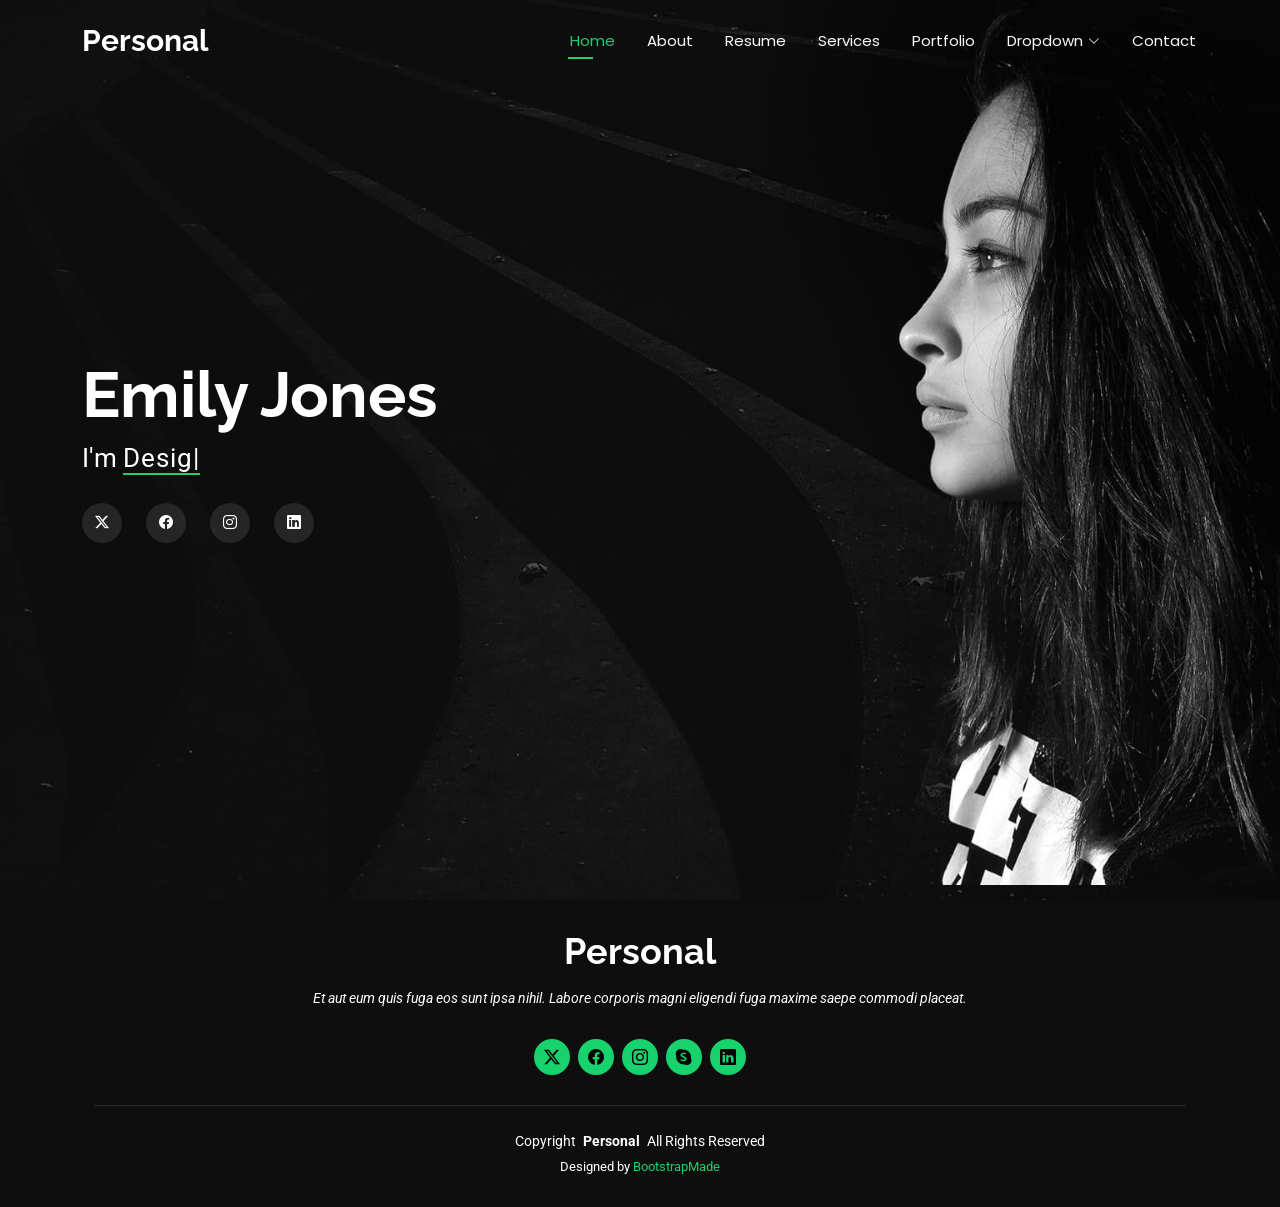
<file: Personal/index.html>
<!DOCTYPE html>
<html lang="en">

<head>
  <meta charset="utf-8">
  <meta content="width=device-width, initial-scale=1.0" name="viewport">
  <title>Index - Personal Bootstrap Template</title>
  <meta name="description" content="">
  <meta name="keywords" content="">

  <!-- Favicons -->
  <link href="assets/img/favicon.png" rel="icon">
  <link href="assets/img/apple-touch-icon.png" rel="apple-touch-icon">

  <!-- Fonts -->
  <link href="https://fonts.googleapis.com" rel="preconnect">
  <link href="https://fonts.gstatic.com" rel="preconnect" crossorigin>
  <link href="https://fonts.googleapis.com/css2?family=Roboto:ital,wght@0,100;0,300;0,400;0,500;0,700;0,900;1,100;1,300;1,400;1,500;1,700;1,900&family=Poppins:ital,wght@0,100;0,200;0,300;0,400;0,500;0,600;0,700;0,800;0,900;1,100;1,200;1,300;1,400;1,500;1,600;1,700;1,800;1,900&family=Raleway:ital,wght@0,100;0,200;0,300;0,400;0,500;0,600;0,700;0,800;0,900;1,100;1,200;1,300;1,400;1,500;1,600;1,700;1,800;1,900&display=swap" rel="stylesheet">

  <!-- Vendor CSS Files -->
  <link href="assets/vendor/bootstrap/css/bootstrap.min.css" rel="stylesheet">
  <link href="assets/vendor/bootstrap-icons/bootstrap-icons.css" rel="stylesheet">
  <link href="assets/vendor/aos/aos.css" rel="stylesheet">
  <link href="assets/vendor/swiper/swiper-bundle.min.css" rel="stylesheet">
  <link href="assets/vendor/glightbox/css/glightbox.min.css" rel="stylesheet">

  <!-- Main CSS File -->
  <link href="assets/css/main.css" rel="stylesheet">

  <!-- =======================================================
  * Template Name: Personal
  * Template URL: https://bootstrapmade.com/personal-free-resume-bootstrap-template/
  * Updated: Nov 04 2024 with Bootstrap v5.3.3
  * Author: BootstrapMade.com
  * License: https://bootstrapmade.com/license/
  ======================================================== -->
</head>

<body class="index-page">

  <header id="header" class="header d-flex align-items-center fixed-top">
    <div class="container-fluid container-xl position-relative d-flex align-items-center justify-content-between">

      <a href="index.html" class="logo d-flex align-items-center">
        <!-- Uncomment the line below if you also wish to use an image logo -->
        <!-- <img src="assets/img/logo.png" alt=""> -->
        <h1 class="sitename">Personal</h1>
      </a>

      <nav id="navmenu" class="navmenu">
        <ul>
          <li><a href="index.html" class="active">Home</a></li>
          <li><a href="about.html">About</a></li>
          <li><a href="resume.html">Resume</a></li>
          <li><a href="services.html">Services</a></li>
          <li><a href="portfolio.html">Portfolio</a></li>
          <li class="dropdown"><a href="#"><span>Dropdown</span> <i class="bi bi-chevron-down toggle-dropdown"></i></a>
            <ul>
              <li><a href="#">Dropdown 1</a></li>
              <li class="dropdown"><a href="#"><span>Deep Dropdown</span> <i class="bi bi-chevron-down toggle-dropdown"></i></a>
                <ul>
                  <li><a href="#">Deep Dropdown 1</a></li>
                  <li><a href="#">Deep Dropdown 2</a></li>
                  <li><a href="#">Deep Dropdown 3</a></li>
                  <li><a href="#">Deep Dropdown 4</a></li>
                  <li><a href="#">Deep Dropdown 5</a></li>
                </ul>
              </li>
              <li><a href="#">Dropdown 2</a></li>
              <li><a href="#">Dropdown 3</a></li>
              <li><a href="#">Dropdown 4</a></li>
            </ul>
          </li>
          <li><a href="contact.html">Contact</a></li>
        </ul>
        <i class="mobile-nav-toggle d-xl-none bi bi-list"></i>
      </nav>

    </div>
  </header>

  <main class="main">

    <!-- Hero Section -->
    <section id="hero" class="hero section dark-background">

      <img src="assets/img/hero-bg.jpg" alt="" data-aos="fade-in">

      <div class="container" data-aos="zoom-out" data-aos-delay="100">
        <h2>Emily Jones</h2>
        <p>I'm <span class="typed" data-typed-items="Designer, Developer, Freelancer, Photographer">Photographer</span><span class="typed-cursor typed-cursor--blink"></span></p>
        <div class="social-links">
          <a href="#"><i class="bi bi-twitter-x"></i></a>
          <a href="#"><i class="bi bi-facebook"></i></a>
          <a href="#"><i class="bi bi-instagram"></i></a>
          <a href="#"><i class="bi bi-linkedin"></i></a>
        </div>
      </div>

    </section><!-- /Hero Section -->

  </main>

  <footer id="footer" class="footer dark-background">
    <div class="container">
      <h3 class="sitename">Personal</h3>
      <p>Et aut eum quis fuga eos sunt ipsa nihil. Labore corporis magni eligendi fuga maxime saepe commodi placeat.</p>
      <div class="social-links d-flex justify-content-center">
        <a href=""><i class="bi bi-twitter-x"></i></a>
        <a href=""><i class="bi bi-facebook"></i></a>
        <a href=""><i class="bi bi-instagram"></i></a>
        <a href=""><i class="bi bi-skype"></i></a>
        <a href=""><i class="bi bi-linkedin"></i></a>
      </div>
      <div class="container">
        <div class="copyright">
          <span>Copyright</span> <strong class="px-1 sitename">Personal</strong> <span>All Rights Reserved</span>
        </div>
        <div class="credits">
          <!-- All the links in the footer should remain intact. -->
          <!-- You can delete the links only if you've purchased the pro version. -->
          <!-- Licensing information: https://bootstrapmade.com/license/ -->
          <!-- Purchase the pro version with working PHP/AJAX contact form: [buy-url] -->
          Designed by <a href="https://bootstrapmade.com/">BootstrapMade</a>
        </div>
      </div>
    </div>
  </footer>

  <!-- Scroll Top -->
  <a href="#" id="scroll-top" class="scroll-top d-flex align-items-center justify-content-center"><i class="bi bi-arrow-up-short"></i></a>

  <!-- Preloader -->
  <div id="preloader"></div>

  <!-- Vendor JS Files -->
  <script src="assets/vendor/bootstrap/js/bootstrap.bundle.min.js"></script>
  <script src="assets/vendor/php-email-form/validate.js"></script>
  <script src="assets/vendor/aos/aos.js"></script>
  <script src="assets/vendor/typed.js/typed.umd.js"></script>
  <script src="assets/vendor/purecounter/purecounter_vanilla.js"></script>
  <script src="assets/vendor/waypoints/noframework.waypoints.js"></script>
  <script src="assets/vendor/swiper/swiper-bundle.min.js"></script>
  <script src="assets/vendor/glightbox/js/glightbox.min.js"></script>
  <script src="assets/vendor/imagesloaded/imagesloaded.pkgd.min.js"></script>
  <script src="assets/vendor/isotope-layout/isotope.pkgd.min.js"></script>

  <!-- Main JS File -->
  <script src="assets/js/main.js"></script>

</body>

</html>
</file>
<file: mona-master/style.css>
/* *********************************************
[Master Stylesheet]

Template Name: Mona - Model Agency HTML5 Template
Template Author: Colorlib
Template Author URL: http://colorlib.com
Version: 1.0.0
Last Update: Dec 21, 2018

*********************************************

[Tables of CSS Content]

+ body
  - 1.0 Reboot CSS
  - 2.0 Spacing CSS
  - 3.0 Preloader CSS
  - 4.0 Heading CSS
  - 5.0 Backtotop CSS
  - 6.0 Buttons CSS
  - 7.0 Header CSS
  - 8.0 Hero CSS
  - 9.0 Gallery CSS
  - 10.0 Testimonial CSS
  - 11.0 Model CSS
  - 12.0 About CSS
  - 13.0 Breadcrumb CSS
  - 14.0 Blog CSS
  - 15.0 Cta CSS
  - 16.0 Team CSS
  - 17.0 Widget CSS
  - 18.0 Footer CSS
  - 19.0 Contact CSS
  ---------------------------------------------
  [Color Codes]

  $heading: #232323; [Heading Color]
  $text: #666666; [Text Color]
  $bg-gray: #f0f0f0; [Gray Background]
  $primary: #ed489d; [Primary Color]
  $white: #ffffff; [White Color]
  $dark: #000000; [Dark Color]
  $border: #ebebeb; [Border Color]
  $hover: #ed489d; [Hover Color]
  $secondary: #a6a6a6; [Secondary Color]

  ---------------------------------------------
  [Font Family: 'HK Grotesk']
--------------------------------------------- */
/* Import Fonts & All CSS */
@import url(css/default-assets/hkgrotesk-fonts.css);
@import url(css/bootstrap.min.css);
@import url(css/animate.css);
@import url(css/default-assets/classy-nav.css);
@import url(css/owl.carousel.min.css);
@import url(css/magnific-popup.css);
@import url(css/font-awesome.min.css);
@import url(css/default-assets/slick.css);
@import url(css/style.css);
/* :: 1.0 Reboot CSS */
* {
  margin: 0;
  padding: 0; }

body {
  font-family: "HK Grotesk";
  font-weight: 400;
  font-size: 14px; }

h1,
h2,
h3,
h4,
h5,
h6 {
  font-family: "HK Grotesk";
  color: #232323;
  line-height: 1.4;
  font-weight: 600; }

a,
a:active,
a:focus,
a:hover {
  color: #232323;
  text-decoration: none;
  -webkit-transition-duration: 500ms;
  -o-transition-duration: 500ms;
  transition-duration: 500ms;
  outline: none; }

li {
  list-style: none; }

p {
  line-height: 1.9;
  color: #666666;
  font-size: 16px;
  font-weight: 400; }

img {
  max-width: 100%;
  height: auto; }

ul {
  margin: 0;
  padding: 0; }
  ul li {
    margin: 0;
    padding: 0; }

.bg-overlay {
  position: relative;
  z-index: 1; }
  .bg-overlay::after {
    position: absolute;
    content: "";
    height: 100%;
    width: 100%;
    top: 0;
    left: 0;
    z-index: -1;
    background-color: rgba(0, 0, 0, 0.5); }

.box-shadow {
  -webkit-box-shadow: 0 10px 50px 0 rgba(0, 0, 0, 0.2);
  box-shadow: 0 10px 50px 0 rgba(0, 0, 0, 0.2); }

.bg-img {
  background-position: center center;
  background-size: cover;
  background-repeat: no-repeat; }

.jarallax {
  position: relative;
  z-index: 0; }
  .jarallax > .jarallax-img {
    position: absolute;
    object-fit: cover;
    font-family: 'object-fit: cover;';
    top: 0;
    left: 0;
    width: 100%;
    height: 100%;
    z-index: -1; }

.mfp-iframe-holder .mfp-close {
  top: 0;
  width: 30px;
  height: 30px;
  background-color: #ed489d;
  text-align: center;
  right: 0;
  padding-right: 0;
  line-height: 32px; }

.bg-transparent {
  background-color: transparent !important; }

.bg-gray {
  background-color: #f0f0f0 !important; }

/* ::2.0 Spacing CSS */
.mt-15 {
  margin-top: 15px; }

.mt-30 {
  margin-top: 30px; }

.mt-40 {
  margin-top: 40px; }

.mt-50 {
  margin-top: 50px; }

.mt-70 {
  margin-top: 70px; }

.mt-100 {
  margin-top: 100px; }

.mt-150 {
  margin-top: 150px; }

.mr-15 {
  margin-right: 15px; }

.mr-30 {
  margin-right: 30px; }

.mr-50 {
  margin-right: 50px; }

.mr-100 {
  margin-right: 100px; }

.mb-15 {
  margin-bottom: 15px; }

.mb-30 {
  margin-bottom: 30px; }

.mb-40 {
  margin-bottom: 40px; }

.mb-50 {
  margin-bottom: 50px; }

.mb-60 {
  margin-bottom: 60px; }

.mb-70 {
  margin-bottom: 70px; }

.mb-80 {
  margin-bottom: 80px; }

.mb-100 {
  margin-bottom: 100px; }

.ml-15 {
  margin-left: 15px; }

.ml-30 {
  margin-left: 30px; }

.ml-50 {
  margin-left: 50px; }

.ml-100 {
  margin-left: 100px; }

.pt-50 {
  padding-top: 50px !important; }

.section-padding-80 {
  padding-top: 80px;
  padding-bottom: 80px; }

.section-padding-0-80 {
  padding-top: 0;
  padding-bottom: 80px; }

.section-padding-80-0 {
  padding-top: 80px;
  padding-bottom: 0; }

/* :: 3.0 Preloader CSS */
#preloader {
  position: fixed;
  width: 100%;
  height: 100%;
  z-index: 99999;
  top: 0;
  left: 0;
  background-color: #ed489d;
  display: -webkit-box;
  display: -ms-flexbox;
  display: flex;
  -webkit-box-align: center;
  -ms-flex-align: center;
  align-items: center;
  -webkit-box-pack: center;
  -ms-flex-pack: center;
  justify-content: center; }

.wrapper {
  padding-left: 1em;
  padding-right: 1em;
  margin: auto;
  display: block;
  width: 195px; }

.cssload-loader {
  width: 49px;
  height: 49px;
  border-radius: 50%;
  margin: 3em;
  display: inline-block;
  position: relative;
  vertical-align: middle;
  background: #ffffff; }

.cssload-loader,
.cssload-loader:after,
.cssload-loader:before {
  animation: 1.15s infinite ease-in-out;
  -o-animation: 1.15s infinite ease-in-out;
  -ms-animation: 1.15s infinite ease-in-out;
  -webkit-animation: 1.15s infinite ease-in-out;
  -moz-animation: 1.15s infinite ease-in-out; }

.cssload-loader:after,
.cssload-loader:before {
  width: 100%;
  height: 100%;
  border-radius: 50%;
  position: absolute;
  top: 0;
  left: 0; }

.cssload-loader {
  animation-name: cssload-loader;
  -o-animation-name: cssload-loader;
  -ms-animation-name: cssload-loader;
  -webkit-animation-name: cssload-loader;
  -moz-animation-name: cssload-loader; }

@keyframes cssload-loader {
  from {
    transform: scale(0);
    opacity: 1; }
  to {
    transform: scale(1);
    opacity: 0; } }
@-o-keyframes cssload-loader {
  from {
    -o-transform: scale(0);
    opacity: 1; }
  to {
    -o-transform: scale(1);
    opacity: 0; } }
@-ms-keyframes cssload-loader {
  from {
    -ms-transform: scale(0);
    opacity: 1; }
  to {
    -ms-transform: scale(1);
    opacity: 0; } }
@-webkit-keyframes cssload-loader {
  from {
    -webkit-transform: scale(0);
    opacity: 1; }
  to {
    -webkit-transform: scale(1);
    opacity: 0; } }
@-moz-keyframes cssload-loader {
  from {
    -moz-transform: scale(0);
    opacity: 1; }
  to {
    -moz-transform: scale(1);
    opacity: 0; } }
/* :: 4.0 Heading CSS */
.section-heading {
  position: relative;
  z-index: 1;
  margin-bottom: 50px; }
  .section-heading h2 {
    font-size: 48px;
    text-transform: capitalize;
    margin-bottom: 0; }
    @media only screen and (min-width: 992px) and (max-width: 1199px) {
      .section-heading h2 {
        font-size: 42px; } }
    @media only screen and (min-width: 768px) and (max-width: 991px) {
      .section-heading h2 {
        font-size: 36px; } }
    @media only screen and (max-width: 767px) {
      .section-heading h2 {
        font-size: 30px; } }
  .section-heading.white h2 {
    color: #ffffff; }

/* :: 5.0 Backtotop CSS */
#scrollUp {
  bottom: 50px;
  font-size: 22px;
  line-height: 42px;
  right: 0;
  width: 40px;
  background-color: #ed489d;
  color: #ffffff;
  text-align: center;
  height: 40px;
  -webkit-transition-duration: 500ms;
  -o-transition-duration: 500ms;
  transition-duration: 500ms;
  border-radius: 2px 0 0 2px; }
  #scrollUp:focus, #scrollUp:hover {
    background-color: #000000; }

/* :: 6.0 Buttons CSS */
.mona-btn {
  position: relative;
  z-index: 1;
  min-width: 180px;
  height: 50px;
  line-height: 46px;
  font-size: 18px;
  font-weight: 600;
  display: inline-block;
  padding: 0 20px;
  text-align: center;
  text-transform: capitalize;
  color: #ffffff;
  border-radius: 40px;
  background-color: #ed489d;
  -webkit-transition-duration: 500ms;
  -o-transition-duration: 500ms;
  transition-duration: 500ms;
  border: 2px solid #ffffff; }
  .mona-btn:focus, .mona-btn:hover {
    box-shadow: none;
    background-color: #000000;
    color: #ffffff;
    border-color: #000000; }
  .mona-btn.btn-2 {
    border-color: #ed489d;
    color: #ed489d;
    background-color: #ffffff; }
    .mona-btn.btn-2:focus, .mona-btn.btn-2:hover {
      color: #ffffff;
      background-color: #ed489d; }

/* :: 7.0 Header CSS */
.header-area {
  position: fixed;
  z-index: 600;
  width: 100%;
  left: 0;
  top: 0;
  -webkit-transition-duration: 500ms;
  -o-transition-duration: 500ms;
  transition-duration: 500ms; }
  .header-area .main-header-area.sticky {
    top: 0;
    width: 100%;
    position: fixed;
    background-color: #ffffff;
    box-shadow: 0 3px 50px rgba(0, 0, 0, 0.2);
    border-bottom: none;
    left: 0;
    z-index: 650;
    border-bottom-color: transparent; }
  .header-area .search-icon {
    position: relative;
    z-index: 1;
    margin-left: 30px; }
    @media only screen and (min-width: 768px) and (max-width: 991px) {
      .header-area .search-icon {
        margin-left: 15px;
        margin-top: 20px; } }
    @media only screen and (max-width: 767px) {
      .header-area .search-icon {
        margin-left: 15px;
        margin-top: 20px; } }
    .header-area .search-icon i {
      font-size: 20px;
      color: #ffffff;
      cursor: pointer; }

.classy-nav-container {
  background-color: transparent;
  padding: 0; }
  @media only screen and (max-width: 767px) {
    .classy-nav-container {
      padding: 0 15px; } }
  .classy-nav-container .classy-navbar {
    height: 100px;
    padding: 0 3%; }
    @media only screen and (min-width: 768px) and (max-width: 991px) {
      .classy-nav-container .classy-navbar {
        height: 70px; } }
    @media only screen and (max-width: 767px) {
      .classy-nav-container .classy-navbar {
        height: 70px; } }
    .classy-nav-container .classy-navbar .bg-curve {
      position: absolute;
      width: 60%;
      height: 100%;
      top: 0;
      right: 0;
      background-repeat: no-repeat;
      background-position: top right;
      background-size: cover; }
    @media only screen and (max-width: 767px) {
      .classy-nav-container .classy-navbar .nav-brand {
        max-width: 90px;
        margin-right: 15px; } }
    .classy-nav-container .classy-navbar .classynav ul li a {
      position: relative;
      z-index: 1;
      font-weight: 500;
      font-size: 18px;
      text-transform: capitalize;
      color: #ffffff; }
      .classy-nav-container .classy-navbar .classynav ul li a:focus, .classy-nav-container .classy-navbar .classynav ul li a:hover {
        color: #ffffff; }
      @media only screen and (min-width: 992px) and (max-width: 1199px) {
        .classy-nav-container .classy-navbar .classynav ul li a {
          font-size: 14px;
          padding: 0 10px; } }
      @media only screen and (min-width: 768px) and (max-width: 991px) {
        .classy-nav-container .classy-navbar .classynav ul li a {
          border-bottom: none;
          font-size: 14px; } }
      @media only screen and (max-width: 767px) {
        .classy-nav-container .classy-navbar .classynav ul li a {
          border-bottom: none;
          font-size: 14px; } }
    .classy-nav-container .classy-navbar .classynav ul li.cn-dropdown-item ul li a {
      font-size: 14px;
      text-transform: capitalize; }
    .classy-nav-container .classy-navbar .classynav ul li.current-item a::after {
      content: '';
      position: absolute;
      width: 80%;
      height: 2px;
      background-color: #f6a4ce;
      bottom: 0;
      left: 50%;
      -webkit-transform: translateX(-50%);
      -ms-transform: translateX(-50%);
      transform: translateX(-50%);
      z-index: 1; }
      @media only screen and (min-width: 768px) and (max-width: 991px) {
        .classy-nav-container .classy-navbar .classynav ul li.current-item a::after {
          width: 100%;
          height: 1px; } }
      @media only screen and (max-width: 767px) {
        .classy-nav-container .classy-navbar .classynav ul li.current-item a::after {
          width: 100%;
          height: 1px; } }

.classynav ul li.has-down > a::after,
.classynav ul li.has-down.active > a::after,
.classynav ul li.megamenu-item > a::after {
  color: #ffffff; }

.breakpoint-off .classynav ul li .dropdown {
  background-color: #ed489d; }

.classynav ul li .dropdown li a {
  border-bottom: none;
  height: 40px; }

.classynav ul li .dropdown li .dropdown li .dropdown li a,
.classynav ul li .dropdown li .dropdown li a {
  border-bottom: none; }

@media only screen and (min-width: 768px) and (max-width: 991px) {
  .classy-navbar-toggler .navbarToggler span {
    background-color: #ffffff; } }
@media only screen and (max-width: 767px) {
  .classy-navbar-toggler .navbarToggler span {
    background-color: #ffffff; } }

@media only screen and (min-width: 768px) and (max-width: 991px) {
  .breakpoint-on .classy-navbar .classy-menu {
    background-color: #ed489d;
    box-shadow: 0 0 30px 0 rgba(255, 255, 255, 0.2); }

  .breakpoint-on .classynav > ul > li > a {
    background-color: #ed489d; }

  .classycloseIcon .cross-wrap span {
    background-color: #ffffff; } }
@media only screen and (max-width: 767px) {
  .breakpoint-on .classy-navbar .classy-menu {
    background-color: #ed489d;
    box-shadow: 0 0 30px 0 rgba(255, 255, 255, 0.2); }

  .breakpoint-on .classynav > ul > li > a {
    background-color: #ed489d; }

  .classycloseIcon .cross-wrap span {
    background-color: #ffffff; } }
.top-search-area .modal-content {
  border: none; }
  .top-search-area .modal-content .modal-body {
    padding: 50px; }
    @media only screen and (max-width: 767px) {
      .top-search-area .modal-content .modal-body {
        padding: 50px 15px; } }
    @media only screen and (min-width: 576px) and (max-width: 767px) {
      .top-search-area .modal-content .modal-body {
        padding: 50px; } }
    .top-search-area .modal-content .modal-body button.close-btn {
      position: absolute;
      top: 15px;
      right: 15px;
      z-index: 10;
      font-size: 14px; }
      .top-search-area .modal-content .modal-body button.close-btn.btn {
        padding: 0;
        background-color: transparent; }
        .top-search-area .modal-content .modal-body button.close-btn.btn:focus, .top-search-area .modal-content .modal-body button.close-btn.btn:hover {
          box-shadow: none;
          color: #ed489d; }
.top-search-area form {
  width: 100%;
  position: relative;
  z-index: 1; }
  .top-search-area form input {
    width: 100%;
    height: 50px;
    border: none;
    box-shadow: 0 0 30px 15px rgba(0, 0, 0, 0.08);
    border-radius: 6px;
    font-size: 12px;
    font-style: italic;
    padding: 0 20px; }
    .top-search-area form input:focus {
      box-shadow: 0 0 30px 15px rgba(0, 0, 0, 0.08); }
  .top-search-area form button {
    position: absolute;
    width: 100px;
    height: 50px;
    top: 0;
    right: 0;
    z-index: 10;
    border-radius: 0 6px 6px 0;
    border: none;
    background-color: #ed489d;
    font-weight: 600;
    font-size: 14px;
    text-transform: uppercase;
    text-align: center;
    color: #ffffff;
    cursor: pointer; }
    @media only screen and (max-width: 767px) {
      .top-search-area form button {
        width: 80px; } }

/* :: 8.0 Hero CSS */
.welcome-slides {
  position: relative;
  z-index: 1;
  overflow: hidden; }
  .welcome-slides .owl-next {
    -webkit-transition-duration: 500ms;
    -o-transition-duration: 500ms;
    transition-duration: 500ms;
    position: absolute;
    bottom: 0;
    right: 15%;
    width: 100px;
    height: 100px;
    background-color: #ffffff;
    text-align: center;
    line-height: 100px;
    color: #232323;
    font-size: 30px;
    z-index: 10; }
    .welcome-slides .owl-next:focus, .welcome-slides .owl-next:hover {
      background-color: #ed489d;
      color: #ffffff; }
    @media only screen and (min-width: 992px) and (max-width: 1199px) {
      .welcome-slides .owl-next {
        width: 70px;
        height: 70px;
        line-height: 70px; } }
    @media only screen and (min-width: 768px) and (max-width: 991px) {
      .welcome-slides .owl-next {
        width: 70px;
        height: 70px;
        line-height: 70px; } }
    @media only screen and (max-width: 767px) {
      .welcome-slides .owl-next {
        width: 50px;
        height: 50px;
        line-height: 50px; } }

.single-welcome-slide {
  position: relative;
  z-index: 2;
  width: 100%;
  height: 900px;
  background-color: #ffffff; }
  @media only screen and (min-width: 992px) and (max-width: 1199px) {
    .single-welcome-slide {
      height: 680px; } }
  @media only screen and (min-width: 768px) and (max-width: 991px) {
    .single-welcome-slide {
      height: 600px; } }
  @media only screen and (max-width: 767px) {
    .single-welcome-slide {
      height: 400px; } }
  .single-welcome-slide .bg-curve {
    position: absolute;
    width: 60%;
    height: 100%;
    background-repeat: no-repeat;
    background-position: top right;
    background-size: contain;
    top: 0;
    right: 0; }
  .single-welcome-slide .main-bg-img {
    position: absolute;
    width: 50%;
    height: calc(100% - 100px);
    bottom: 0;
    right: 15%;
    z-index: 1; }
    @media only screen and (min-width: 768px) and (max-width: 991px) {
      .single-welcome-slide .main-bg-img {
        height: calc(100% - 70px); } }
    @media only screen and (max-width: 767px) {
      .single-welcome-slide .main-bg-img {
        height: calc(100% - 70px); } }
  .single-welcome-slide .social-info {
    position: absolute;
    z-index: 10;
    bottom: 0;
    left: 4%; }
    .single-welcome-slide .social-info a {
      display: inline-block;
      margin-left: 30px;
      text-transform: uppercase;
      color: #a6a6a6;
      letter-spacing: 2px;
      font-size: 14px;
      font-weight: 600; }
      .single-welcome-slide .social-info a:first-child {
        margin-left: 0; }
      @media only screen and (max-width: 767px) {
        .single-welcome-slide .social-info a {
          margin-left: 15px; } }
      .single-welcome-slide .social-info a i {
        display: none; }
        @media only screen and (min-width: 768px) and (max-width: 991px) {
          .single-welcome-slide .social-info a i {
            display: block; } }
        @media only screen and (max-width: 767px) {
          .single-welcome-slide .social-info a i {
            display: block; } }
      @media only screen and (min-width: 768px) and (max-width: 991px) {
        .single-welcome-slide .social-info a span {
          display: none; } }
      @media only screen and (max-width: 767px) {
        .single-welcome-slide .social-info a span {
          display: none; } }
      .single-welcome-slide .social-info a:focus, .single-welcome-slide .social-info a:hover {
        color: #ed489d;
        box-shadow: none; }
      @media only screen and (min-width: 992px) and (max-width: 1199px) {
        .single-welcome-slide .social-info a {
          letter-spacing: 1px;
          font-size: 13px;
          margin-left: 15px; } }
  .single-welcome-slide .slide-pager a {
    position: absolute;
    width: 15%;
    height: 100px;
    font-size: 24px;
    color: #ffffff;
    bottom: 0;
    right: 0;
    z-index: 10;
    background-color: #232323;
    font-weight: 600;
    line-height: 100px;
    text-align: center;
    padding: 0 15px;
    overflow: hidden; }
    @media only screen and (min-width: 992px) and (max-width: 1199px) {
      .single-welcome-slide .slide-pager a {
        height: 70px;
        font-size: 18px;
        line-height: 70px; } }
    @media only screen and (min-width: 768px) and (max-width: 991px) {
      .single-welcome-slide .slide-pager a {
        height: 70px;
        font-size: 14px;
        line-height: 70px; } }
    @media only screen and (max-width: 767px) {
      .single-welcome-slide .slide-pager a {
        display: none; } }

.welcome-text {
  position: relative;
  z-index: 1;
  margin-top: 100px; }
  .welcome-text h2 {
    font-size: 100px;
    color: #232323;
    display: block;
    text-transform: capitalize;
    margin-left: -9px;
    margin-bottom: 30px;
    line-height: 1.2; }
    @media only screen and (min-width: 992px) and (max-width: 1199px) {
      .welcome-text h2 {
        font-size: 72px;
        margin-left: -4px; } }
    @media only screen and (min-width: 768px) and (max-width: 991px) {
      .welcome-text h2 {
        font-size: 72px;
        margin-left: -4px; } }
    @media only screen and (max-width: 767px) {
      .welcome-text h2 {
        font-size: 36px;
        margin-bottom: 15px;
        margin-left: 0; } }
  .welcome-text h5 {
    font-size: 18px;
    color: #a6a6a6;
    margin-bottom: 50px;
    text-transform: uppercase;
    letter-spacing: 2px; }
    @media only screen and (max-width: 767px) {
      .welcome-text h5 {
        margin-bottom: 15px; } }
  .welcome-text a {
    padding: 0;
    display: inline-block;
    font-size: 16px;
    letter-spacing: 2px;
    text-transform: uppercase;
    color: #ed489d;
    font-weight: 600; }
    .welcome-text a:focus, .welcome-text a:hover {
      color: #232323; }

/* :: 9.0 Gallery CSS */
.mona-projects-menu {
  position: relative;
  z-index: 1; }
  .mona-projects-menu .btn {
    padding: 0;
    background-color: transparent;
    font-size: 20px;
    text-transform: uppercase;
    letter-spacing: 2px;
    color: #a6a6a6;
    margin: 0 30px;
    font-weight: 600; }
    .mona-projects-menu .btn:focus {
      box-shadow: none; }
    .mona-projects-menu .btn.active {
      color: #232323; }

.single-project-area {
  position: relative;
  z-index: 1; }
  .single-project-area img {
    width: 100%;
    -webkit-transition-duration: 250ms;
    -o-transition-duration: 250ms;
    transition-duration: 250ms; }
  .single-project-area .hover-content {
    -webkit-transition-duration: 500ms;
    -o-transition-duration: 500ms;
    transition-duration: 500ms;
    position: absolute;
    width: 100%;
    height: 100%;
    background-color: #ed489d;
    top: 0;
    left: 0;
    z-index: 10;
    padding: 20px;
    opacity: 0;
    visibility: hidden; }
    .single-project-area .hover-content .hover-text h4 {
      color: #ffffff;
      margin-bottom: 25px; }
      @media only screen and (min-width: 992px) and (max-width: 1199px) {
        .single-project-area .hover-content .hover-text h4 {
          font-size: 20px; } }
      @media only screen and (min-width: 768px) and (max-width: 991px) {
        .single-project-area .hover-content .hover-text h4 {
          font-size: 16px; } }
      @media only screen and (max-width: 767px) {
        .single-project-area .hover-content .hover-text h4 {
          font-size: 14px;
          margin-bottom: 10px; } }
    .single-project-area .hover-content .hover-text h6 {
      color: #ffffff; }
      @media only screen and (min-width: 992px) and (max-width: 1199px) {
        .single-project-area .hover-content .hover-text h6 {
          font-size: 12px; } }
      @media only screen and (min-width: 768px) and (max-width: 991px) {
        .single-project-area .hover-content .hover-text h6 {
          font-size: 12px; } }
      @media only screen and (max-width: 767px) {
        .single-project-area .hover-content .hover-text h6 {
          font-size: 12px; } }
      .single-project-area .hover-content .hover-text h6:last-child {
        margin-bottom: 0; }
  .single-project-area:focus img, .single-project-area:hover img {
    -webkit-filter: blur(1px);
    filter: blur(1px); }
  .single-project-area:focus .hover-content, .single-project-area:hover .hover-content {
    opacity: 0.9;
    visibility: visible; }

/* :: 10.0 Testimonial CSS */
.clients-feedback-area {
  position: relative;
  z-index: 1; }
  .clients-feedback-area .client-feedback-text {
    position: relative;
    z-index: 1; }
    .clients-feedback-area .client-feedback-text .quote-icon i {
      display: block;
      font-size: 72px;
      margin-bottom: 20px;
      color: #ed489d;
      -webkit-transform: rotate(180deg);
      -ms-transform: rotate(180deg);
      transform: rotate(180deg); }
    .clients-feedback-area .client-feedback-text .client-description h4 {
      margin-bottom: 30px; }
      @media only screen and (max-width: 767px) {
        .clients-feedback-area .client-feedback-text .client-description h4 {
          font-size: 20px; } }
    .clients-feedback-area .client-feedback-text .ratings {
      position: relative;
      z-index: 1;
      margin-bottom: 10px; }
      .clients-feedback-area .client-feedback-text .ratings i {
        color: #e99d19;
        font-size: 14px; }
    .clients-feedback-area .client-feedback-text .client-name h5 {
      font-size: 22px;
      margin-bottom: 0; }
    .clients-feedback-area .client-feedback-text .client-name span {
      color: #a6a6a6;
      text-transform: uppercase;
      margin-bottom: 0; }
  .clients-feedback-area .slick-dots {
    display: -webkit-box;
    display: -ms-flexbox;
    display: flex;
    -webkit-box-pack: center;
    -ms-flex-pack: center;
    justify-content: center; }
    .clients-feedback-area .slick-dots li button {
      width: 12px;
      height: 12px;
      text-indent: -999999999999999999999999px;
      border: 3px solid #ebebeb;
      background-color: #ffffff;
      border-radius: 50%;
      margin: 5.5px;
      outline: none; }
    .clients-feedback-area .slick-dots li.slick-active button {
      background-color: #ed489d;
      border-color: #ed489d; }
  .clients-feedback-area .slick-slide.client-thumbnail {
    display: -webkit-box;
    display: -ms-flexbox;
    display: flex;
    -webkit-box-pack: center;
    -ms-flex-pack: center;
    justify-content: center;
    -webkit-box-align: center;
    -ms-flex-align: center;
    align-items: center;
    height: 129px; }
  .clients-feedback-area .slick-slide img {
    display: block;
    width: 80px !important;
    height: 80px !important;
    border-radius: 50%;
    border: 5px solid #ffffff;
    -webkit-box-shadow: 0 4px 20px rgba(0, 0, 0, 0.1);
    box-shadow: 0 4px 20px rgba(0, 0, 0, 0.1); }
    @media only screen and (min-width: 768px) and (max-width: 991px) {
      .clients-feedback-area .slick-slide img {
        width: 60px !important;
        height: 60px !important; } }
    @media only screen and (max-width: 767px) {
      .clients-feedback-area .slick-slide img {
        width: 60px !important;
        height: 60px !important; } }
  .clients-feedback-area .slick-slide.slick-current:focus {
    box-shadow: none;
    outline: none; }
  .clients-feedback-area .slick-slide.slick-current img {
    width: 100px !important;
    height: 100px !important; }
    @media only screen and (min-width: 768px) and (max-width: 991px) {
      .clients-feedback-area .slick-slide.slick-current img {
        width: 80px !important;
        height: 80px !important; } }
    @media only screen and (max-width: 767px) {
      .clients-feedback-area .slick-slide.slick-current img {
        width: 80px !important;
        height: 80px !important; } }
    .clients-feedback-area .slick-slide.slick-current img:focus {
      box-shadow: none;
      outline: none; }
  .clients-feedback-area .slick-arrow {
    position: absolute;
    width: 30px;
    background-color: #ffffff;
    height: 100%;
    text-align: center;
    font-size: 24px;
    color: #b5aec4;
    display: block;
    line-height: 550%;
    left: 0;
    z-index: 90;
    cursor: pointer; }
    .clients-feedback-area .slick-arrow.fa-angle-right {
      left: auto;
      right: 0;
      top: 0; }

/* 11.0 Model CSS */
.model-tab-area {
  position: relative;
  z-index: 1; }
  .model-tab-area .nav-tabs {
    border-bottom: none;
    -webkit-box-pack: center;
    -ms-flex-pack: center;
    justify-content: center; }
    .model-tab-area .nav-tabs .nav-link {
      border: none;
      border-radius: 0;
      padding: 0 30px;
      font-size: 20px;
      letter-spacing: 2px;
      color: #a6a6a6;
      font-weight: 600;
      text-transform: uppercase; }
      .model-tab-area .nav-tabs .nav-link.active {
        color: #232323; }
      @media only screen and (max-width: 767px) {
        .model-tab-area .nav-tabs .nav-link {
          padding: 0 10px;
          font-size: 14px; } }

.mona-tab-content {
  position: relative;
  z-index: 1;
  padding: 0 3%; }

.single-model-item {
  position: relative;
  z-index: 1; }
  .single-model-item .model-thumbnail {
    position: relative;
    z-index: 1; }
    .single-model-item .model-thumbnail img {
      width: 100%; }
    .single-model-item .model-thumbnail .first-thumbnail {
      -webkit-transition-duration: 500ms;
      -o-transition-duration: 500ms;
      transition-duration: 500ms;
      position: relative;
      z-index: 1;
      opacity: 1;
      visibility: visible; }
    .single-model-item .model-thumbnail .second-thumbnail {
      -webkit-transition-duration: 800ms;
      -o-transition-duration: 800ms;
      transition-duration: 800ms;
      position: absolute;
      top: 0;
      width: 100%;
      left: 0;
      opacity: 0;
      visibility: hidden; }
    .single-model-item .model-thumbnail .share-info {
      -webkit-transition-duration: 800ms;
      -o-transition-duration: 800ms;
      transition-duration: 800ms;
      width: 50px;
      height: 50px;
      position: absolute;
      z-index: 10;
      bottom: 0;
      right: 0; }
      .single-model-item .model-thumbnail .share-info .share-icon a {
        position: absolute;
        top: 0;
        right: 0;
        width: 50px;
        height: 50px;
        background-color: #232323;
        color: #ffffff;
        font-size: 20px;
        text-align: center;
        line-height: 50px; }
        .single-model-item .model-thumbnail .share-info .share-icon a i {
          -webkit-transition-duration: 800ms;
          -o-transition-duration: 800ms;
          transition-duration: 800ms; }
        .single-model-item .model-thumbnail .share-info .share-icon a:focus, .single-model-item .model-thumbnail .share-info .share-icon a:hover {
          background-color: #ed489d; }
          .single-model-item .model-thumbnail .share-info .share-icon a:focus i, .single-model-item .model-thumbnail .share-info .share-icon a:hover i {
            -webkit-transform: rotate(-180deg);
            -ms-transform: rotate(-180deg);
            transform: rotate(-180deg); }
      .single-model-item .model-thumbnail .share-info .others-icon {
        -webkit-transition-duration: 500ms;
        -o-transition-duration: 500ms;
        transition-duration: 500ms;
        position: absolute;
        width: calc(100% - 50px);
        height: 50px;
        visibility: hidden;
        opacity: 0; }
        .single-model-item .model-thumbnail .share-info .others-icon a {
          display: inline-block;
          position: absolute;
          text-align: center;
          width: 20%;
          height: 50px;
          top: 0;
          left: 0;
          color: #ffffff;
          line-height: 50px;
          background-color: #232323; }
          .single-model-item .model-thumbnail .share-info .others-icon a:focus, .single-model-item .model-thumbnail .share-info .others-icon a:hover {
            background-color: #ed489d; }
          .single-model-item .model-thumbnail .share-info .others-icon a:nth-child(2) {
            top: 0;
            left: 20%; }
          .single-model-item .model-thumbnail .share-info .others-icon a:nth-child(3) {
            top: 0;
            left: 40%; }
          .single-model-item .model-thumbnail .share-info .others-icon a:nth-child(4) {
            top: 0;
            left: 60%; }
          .single-model-item .model-thumbnail .share-info .others-icon a:nth-child(5) {
            top: 0;
            left: 80%; }
      .single-model-item .model-thumbnail .share-info:focus, .single-model-item .model-thumbnail .share-info:hover {
        width: 100%; }
        .single-model-item .model-thumbnail .share-info:focus .others-icon, .single-model-item .model-thumbnail .share-info:hover .others-icon {
          visibility: visible;
          opacity: 1; }
  .single-model-item .model-info {
    position: relative;
    z-index: 1;
    margin-top: 20px; }
    .single-model-item .model-info h3 {
      -webkit-transition-duration: 500ms;
      -o-transition-duration: 500ms;
      transition-duration: 500ms;
      margin-bottom: 5px;
      font-size: 24px; }
      @media only screen and (min-width: 768px) and (max-width: 991px) {
        .single-model-item .model-info h3 {
          font-size: 22px; } }
      @media only screen and (max-width: 767px) {
        .single-model-item .model-info h3 {
          font-size: 22px; } }
    .single-model-item .model-info h6 {
      margin-bottom: 0;
      letter-spacing: 2px;
      color: #a6a6a6;
      font-weight: 600;
      text-transform: uppercase; }
  .single-model-item:focus .model-thumbnail .first-thumbnail, .single-model-item:hover .model-thumbnail .first-thumbnail {
    opacity: 0;
    visibility: hidden; }
  .single-model-item:focus .model-thumbnail .second-thumbnail, .single-model-item:hover .model-thumbnail .second-thumbnail {
    opacity: 1;
    visibility: visible; }
  .single-model-item:focus .model-info h3, .single-model-item:hover .model-info h3 {
    color: #ed489d; }

.mona-actor-slide,
.mona-all-model-slide,
.mona-models-slide,
.mona-singer-slide {
  position: relative;
  z-index: 1; }
  .mona-actor-slide .owl-next,
  .mona-actor-slide .owl-prev,
  .mona-all-model-slide .owl-next,
  .mona-all-model-slide .owl-prev,
  .mona-models-slide .owl-next,
  .mona-models-slide .owl-prev,
  .mona-singer-slide .owl-next,
  .mona-singer-slide .owl-prev {
    -webkit-transition-duration: 500ms;
    -o-transition-duration: 500ms;
    transition-duration: 500ms;
    width: 50px;
    height: 50px;
    border-radius: 50%;
    background-color: rgba(0, 0, 0, 0.2);
    color: #ffffff;
    text-align: center;
    line-height: 60px;
    font-size: 24px;
    position: absolute;
    top: 50%;
    margin-top: -25px;
    left: -25px; }
    .mona-actor-slide .owl-next.owl-next,
    .mona-actor-slide .owl-prev.owl-next,
    .mona-all-model-slide .owl-next.owl-next,
    .mona-all-model-slide .owl-prev.owl-next,
    .mona-models-slide .owl-next.owl-next,
    .mona-models-slide .owl-prev.owl-next,
    .mona-singer-slide .owl-next.owl-next,
    .mona-singer-slide .owl-prev.owl-next {
      left: auto;
      right: -25px; }
    .mona-actor-slide .owl-next:focus, .mona-actor-slide .owl-next:hover,
    .mona-actor-slide .owl-prev:focus,
    .mona-actor-slide .owl-prev:hover,
    .mona-all-model-slide .owl-next:focus,
    .mona-all-model-slide .owl-next:hover,
    .mona-all-model-slide .owl-prev:focus,
    .mona-all-model-slide .owl-prev:hover,
    .mona-models-slide .owl-next:focus,
    .mona-models-slide .owl-next:hover,
    .mona-models-slide .owl-prev:focus,
    .mona-models-slide .owl-prev:hover,
    .mona-singer-slide .owl-next:focus,
    .mona-singer-slide .owl-next:hover,
    .mona-singer-slide .owl-prev:focus,
    .mona-singer-slide .owl-prev:hover {
      background-color: #ed489d; }

@media only screen and (min-width: 1200px) {
  .mona-model-area.model-page .mona-tab-content .col-xl {
    -webkit-box-flex: 0;
    -ms-flex: 0 0 20%;
    flex: 0 0 20%;
    min-width: 20%;
    width: 20%; } }

/* :: 12.0 About CSS */
.about-us-thumbnail {
  position: relative;
  z-index: 1;
  overflow: hidden;
  width: 100%; }
  .about-us-thumbnail img {
    width: 100%;
    -webkit-transition-duration: 800ms;
    -o-transition-duration: 800ms;
    transition-duration: 800ms; }
  .about-us-thumbnail .line {
    width: 100px;
    height: 15px;
    background-color: #ed489d;
    position: absolute;
    z-index: 10;
    top: -15px;
    right: -15px;
    opacity: 0;
    visibility: hidden;
    -webkit-transition-duration: 300ms;
    -o-transition-duration: 300ms;
    transition-duration: 300ms; }
    .about-us-thumbnail .line::after {
      content: '';
      height: 100px;
      width: 15px;
      background-color: #ed489d;
      position: absolute;
      top: 0;
      right: 0;
      z-index: 10; }
  .about-us-thumbnail .line2 {
    width: 100px;
    height: 15px;
    background-color: #ed489d;
    position: absolute;
    z-index: 10;
    bottom: -15px;
    left: -15px;
    opacity: 0;
    visibility: hidden;
    -webkit-transition-duration: 300ms;
    -o-transition-duration: 300ms;
    transition-duration: 300ms; }
    .about-us-thumbnail .line2::after {
      content: '';
      height: 100px;
      width: 15px;
      background-color: #ed489d;
      position: absolute;
      bottom: 0;
      left: 0;
      z-index: 10; }
  .about-us-thumbnail:focus .line, .about-us-thumbnail:hover .line {
    opacity: 1;
    visibility: visible;
    top: 0;
    right: 0; }
  .about-us-thumbnail:focus .line2, .about-us-thumbnail:hover .line2 {
    opacity: 1;
    visibility: visible;
    bottom: 0;
    left: 0; }

.about-us-content {
  position: relative;
  z-index: 1;
  padding-left: 10%; }
  @media only screen and (min-width: 992px) and (max-width: 1199px) {
    .about-us-content {
      padding-left: 0; } }
  @media only screen and (min-width: 768px) and (max-width: 991px) {
    .about-us-content {
      padding-left: 0; } }
  @media only screen and (max-width: 767px) {
    .about-us-content {
      padding-left: 0; } }
  .about-us-content h2 {
    font-size: 48px;
    margin-bottom: 15px;
    line-height: 1.3; }
    @media only screen and (min-width: 992px) and (max-width: 1199px) {
      .about-us-content h2 {
        font-size: 28px; } }
    @media only screen and (min-width: 768px) and (max-width: 991px) {
      .about-us-content h2 {
        font-size: 30px; } }
    @media only screen and (max-width: 767px) {
      .about-us-content h2 {
        font-size: 30px; } }
  .about-us-content p {
    margin-bottom: 30px; }
    .about-us-content p:last-child {
      margin-bottom: 0; }

.service-area {
  position: relative;
  z-index: 1;
  border-top: 1px solid #ebebeb;
  text-align: center;
  padding-top: 50px; }
  .service-area i {
    font-size: 42px;
    margin-bottom: 30px;
    color: #ed489d;
    display: block; }
  .service-area h5 {
    -webkit-transition-duration: 500ms;
    -o-transition-duration: 500ms;
    transition-duration: 500ms;
    font-size: 22px;
    margin-bottom: 10px; }
  .service-area p {
    font-size: 16px;
    margin-bottom: 0; }
  .service-area:focus h5, .service-area:hover h5 {
    color: #ed489d; }

.single-benefits-area {
  position: relative;
  z-index: 1; }
  .single-benefits-area .benefits-icon {
    -webkit-box-flex: 0;
    -ms-flex: 0 0 70px;
    flex: 0 0 70px;
    max-width: 70px;
    width: 70px; }
    .single-benefits-area .benefits-icon i {
      color: #ed489d;
      font-size: 42px; }
  .single-benefits-area .benefits-content h5 {
    font-size: 22px; }
  .single-benefits-area .benefits-content p {
    margin-bottom: 0; }

.mona-video-area {
  position: relative;
  z-index: 1; }
  .mona-video-area .video-play-btn {
    position: absolute;
    top: 50%;
    left: 50%;
    margin-top: -25px;
    margin-left: -25px;
    z-index: 99;
    padding: 0;
    border-radius: 50%;
    width: 50px;
    height: 50px;
    background-color: #ed489d;
    color: #ffffff;
    line-height: 50px; }
    .mona-video-area .video-play-btn:focus, .mona-video-area .video-play-btn:hover {
      box-shadow: none;
      background-color: #232323; }

/* :: 13.0 Breadcrumb CSS */
.breadcumb-area {
  position: relative;
  z-index: 1;
  height: 270px; }
  @media only screen and (min-width: 768px) and (max-width: 991px) {
    .breadcumb-area {
      height: 220px; } }
  @media only screen and (max-width: 767px) {
    .breadcumb-area {
      height: 180px; } }
  .breadcumb-area .title {
    font-size: 60px;
    margin-bottom: 0;
    text-transform: capitalize; }
    @media only screen and (min-width: 992px) and (max-width: 1199px) {
      .breadcumb-area .title {
        font-size: 48px; } }
    @media only screen and (min-width: 768px) and (max-width: 991px) {
      .breadcumb-area .title {
        font-size: 36px; } }
    @media only screen and (max-width: 767px) {
      .breadcumb-area .title {
        font-size: 30px; } }
  .breadcumb-area .breadcumb--con .breadcrumb {
    padding: 0;
    margin-bottom: 0;
    list-style: none;
    background-color: transparent;
    border-radius: 0; }
    .breadcumb-area .breadcumb--con .breadcrumb .breadcrumb-item,
    .breadcumb-area .breadcumb--con .breadcrumb .breadcrumb-item > a,
    .breadcumb-area .breadcumb--con .breadcrumb .breadcrumb-item.active {
      font-size: 18px;
      text-transform: capitalize;
      color: #232323;
      font-weight: 500;
      letter-spacing: normal; }
      @media only screen and (max-width: 767px) {
        .breadcumb-area .breadcumb--con .breadcrumb .breadcrumb-item,
        .breadcumb-area .breadcumb--con .breadcrumb .breadcrumb-item > a,
        .breadcumb-area .breadcumb--con .breadcrumb .breadcrumb-item.active {
          font-size: 14px; } }
      .breadcumb-area .breadcumb--con .breadcrumb .breadcrumb-item:focus, .breadcumb-area .breadcumb--con .breadcrumb .breadcrumb-item:hover,
      .breadcumb-area .breadcumb--con .breadcrumb .breadcrumb-item > a:focus,
      .breadcumb-area .breadcumb--con .breadcrumb .breadcrumb-item > a:hover,
      .breadcumb-area .breadcumb--con .breadcrumb .breadcrumb-item.active:focus,
      .breadcumb-area .breadcumb--con .breadcrumb .breadcrumb-item.active:hover {
        color: #ed489d; }
    .breadcumb-area .breadcumb--con .breadcrumb .breadcrumb-item.active {
      color: #a6a6a6; }
      .breadcumb-area .breadcumb--con .breadcrumb .breadcrumb-item.active:focus, .breadcumb-area .breadcumb--con .breadcrumb .breadcrumb-item.active:hover {
        color: #a6a6a6; }
    .breadcumb-area .breadcumb--con .breadcrumb .page-item:first-child .page-link {
      margin-left: 0;
      border-top-left-radius: 0;
      border-bottom-left-radius: 0; }
    .breadcumb-area .breadcumb--con .breadcrumb .page-item:last-child .page-link {
      border-top-right-radius: 0;
      border-bottom-right-radius: 0; }
    .breadcumb-area .breadcumb--con .breadcrumb .breadcrumb-item + .breadcrumb-item::before {
      content: "\f105";
      font-family: 'FontAwesome'; }

/* :: 14.0 Blog CSS */
.single-blog-post {
  position: relative;
  z-index: 1; }
  .single-blog-post .post-thumbnail {
    position: relative;
    z-index: 1; }
    .single-blog-post .post-thumbnail a {
      display: block; }
      .single-blog-post .post-thumbnail a img {
        width: 100%;
        -webkit-transition-duration: 500ms;
        -o-transition-duration: 500ms;
        transition-duration: 500ms; }
  .single-blog-post .post-content {
    position: relative;
    z-index: 1;
    margin-top: 25px; }
    .single-blog-post .post-content .post-title {
      font-size: 24px;
      font-weight: 600;
      margin-bottom: 10px;
      display: block;
      -webkit-transition-duration: 500ms;
      -o-transition-duration: 500ms;
      transition-duration: 500ms; }
      .single-blog-post .post-content .post-title:focus, .single-blog-post .post-content .post-title:hover {
        color: #a6a6a6; }
      @media only screen and (max-width: 767px) {
        .single-blog-post .post-content .post-title {
          font-size: 20px; } }
    .single-blog-post .post-content .post-date {
      font-size: 14px;
      text-transform: uppercase;
      color: #a6a6a6;
      letter-spacing: 1px;
      display: block;
      margin-bottom: 0;
      font-weight: 600; }
  .single-blog-post:focus .post-content .post-title, .single-blog-post:hover .post-content .post-title {
    color: #ed489d; }
  .single-blog-post:focus .post-thumbnail a img, .single-blog-post:hover .post-thumbnail a img {
    -webkit-filter: grayscale(100%);
    filter: grayscale(100%); }
  .single-blog-post.featured-post {
    position: relative;
    z-index: 1; }
    .single-blog-post.featured-post .post-content {
      margin-top: 0;
      position: absolute;
      width: 270px;
      height: 100%;
      background-color: #ed489d;
      top: 0;
      left: 0;
      right: 0;
      z-index: 10;
      padding: 30px;
      display: -webkit-box;
      display: -ms-flexbox;
      display: flex;
      -webkit-box-align: center;
      -ms-flex-align: center;
      align-items: center; }
      .single-blog-post.featured-post .post-content .post-date,
      .single-blog-post.featured-post .post-content .post-title {
        color: #ffffff; }
      @media only screen and (max-width: 767px) {
        .single-blog-post.featured-post .post-content {
          width: 210px;
          padding: 15px; } }

.blog-details-content {
  position: relative;
  z-index: 1; }
  .blog-details-content .post-content .post-date {
    font-size: 14px;
    letter-spacing: 2px;
    text-transform: uppercase;
    color: #a6a6a6;
    display: block;
    margin-bottom: 15px;
    font-weight: 600; }
  .blog-details-content .post-content h2 {
    color: #232323;
    font-size: 36px;
    display: block;
    margin-bottom: 15px; }
    @media only screen and (max-width: 767px) {
      .blog-details-content .post-content h2 {
        font-size: 24px; } }
  .blog-details-content .post-content .post-meta a {
    font-size: 16px;
    color: #a6a6a6;
    display: inline-block;
    margin-right: 15px; }
    .blog-details-content .post-content .post-meta a:last-child {
      margin-right: 0; }
    .blog-details-content .post-content .post-meta a:focus, .blog-details-content .post-content .post-meta a:hover {
      color: #ed489d; }
  .blog-details-content h1,
  .blog-details-content h2,
  .blog-details-content h3,
  .blog-details-content h4,
  .blog-details-content h5,
  .blog-details-content h6 {
    margin-bottom: 15px; }
  .blog-details-content p {
    font-size: 16px;
    color: #232323; }

.mona-pagination {
  position: relative;
  z-index: 1; }
  .mona-pagination .pagination .page-item .page-link {
    width: 40px;
    height: 40px;
    border-radius: 3px;
    padding: 0;
    line-height: 38px;
    margin: 0 5px;
    text-align: center;
    background-color: transparent;
    color: #666666;
    font-size: 16px; }
    .mona-pagination .pagination .page-item .page-link:focus, .mona-pagination .pagination .page-item .page-link:hover {
      background-color: #ed489d;
      border-color: #ed489d;
      color: #ffffff; }
  .mona-pagination .pagination .page-item.active .page-link {
    background-color: #ed489d;
    border-color: #ed489d;
    color: #ffffff; }

.comment_area {
  border-top: 1px solid #ebebeb;
  border-bottom: 1px solid #ebebeb;
  padding-top: 50px;
  padding-bottom: 50px; }
  .comment_area .title {
    margin-bottom: 30px;
    font-size: 30px; }
    @media only screen and (max-width: 767px) {
      .comment_area .title {
        font-size: 20px; } }
  .comment_area .comment-content {
    position: relative;
    z-index: 1;
    margin-bottom: 30px; }
    .comment_area .comment-content .comment-author {
      -webkit-box-flex: 0;
      -ms-flex: 0 0 70px;
      flex: 0 0 70px;
      width: 70px;
      max-width: 70px;
      margin-right: 20px;
      border-radius: 50%; }
      @media only screen and (max-width: 767px) {
        .comment_area .comment-content .comment-author {
          -webkit-box-flex: 0;
          -ms-flex: 0 0 50px;
          flex: 0 0 50px;
          width: 50px;
          max-width: 50px;
          margin-right: 10px; } }
      .comment_area .comment-content .comment-author img {
        border-radius: 50%; }
    .comment_area .comment-content .comment-meta .post-date {
      color: #a6a6a6;
      font-size: 12px;
      text-transform: uppercase;
      display: block;
      margin-bottom: 5px;
      font-weight: 600; }
    .comment_area .comment-content .comment-meta h5 {
      margin-bottom: 5px; }
      @media only screen and (max-width: 767px) {
        .comment_area .comment-content .comment-meta h5 {
          font-size: 16px; } }
    .comment_area .comment-content .comment-meta p {
      color: #232323;
      font-size: 16px;
      font-weight: 500; }
      @media only screen and (max-width: 767px) {
        .comment_area .comment-content .comment-meta p {
          font-size: 14px; } }
    .comment_area .comment-content .comment-meta a.like,
    .comment_area .comment-content .comment-meta a.reply {
      display: inline-block;
      padding: 5px 15px 3px;
      font-size: 12px;
      font-weight: 600;
      border: 1px solid #ebebeb;
      text-transform: uppercase; }
      .comment_area .comment-content .comment-meta a.like:focus, .comment_area .comment-content .comment-meta a.like:hover,
      .comment_area .comment-content .comment-meta a.reply:focus,
      .comment_area .comment-content .comment-meta a.reply:hover {
        border-color: #ed489d;
        background-color: #ed489d;
        color: #ffffff; }
  .comment_area .children {
    margin-left: 50px; }
    @media only screen and (max-width: 767px) {
      .comment_area .children {
        margin-left: 20px; } }
    .comment_area .children .single_comment_area:last-of-type {
      margin-bottom: 0; }

.mona-blockquote {
  position: relative;
  z-index: 1;
  margin-bottom: 30px;
  margin-top: 30px; }
  .mona-blockquote .icon {
    -webkit-box-flex: 0;
    -ms-flex: 0 0 70px;
    flex: 0 0 70px;
    max-width: 70px;
    width: 70px; }
    @media only screen and (max-width: 767px) {
      .mona-blockquote .icon {
        -webkit-box-flex: 0;
        -ms-flex: 0 0 50px;
        flex: 0 0 50px;
        max-width: 50px;
        width: 50px; } }
    .mona-blockquote .icon i {
      font-size: 60px;
      color: #ed489d; }
      @media only screen and (max-width: 767px) {
        .mona-blockquote .icon i {
          font-size: 30px; } }
  .mona-blockquote .text h5 {
    font-size: 22px;
    font-style: italic;
    margin-bottom: 15px;
    color: #232323;
    line-height: 1.6;
    font-weight: 400; }
    @media only screen and (max-width: 767px) {
      .mona-blockquote .text h5 {
        font-size: 16px; } }
  .mona-blockquote .text h6 {
    color: #a6a6a6;
    font-size: 16px; }

.mona-post-share {
  position: relative;
  z-index: 1; }
  @media only screen and (max-width: 767px) {
    .mona-post-share h6 {
      font-size: 10px;
      margin-right: 10px !important; } }
  .mona-post-share .social-info- a {
    display: inline-block;
    color: #232323;
    font-size: 16px;
    margin-right: 15px; }
    .mona-post-share .social-info- a:last-child {
      margin-right: 0; }
    .mona-post-share .social-info- a:focus, .mona-post-share .social-info- a:hover {
      color: #ed489d; }
    @media only screen and (max-width: 767px) {
      .mona-post-share .social-info- a {
        font-size: 12px;
        margin-right: 5px; } }

.post-catagories {
  position: relative;
  z-index: 1;
  margin: 50px 0; }
  .post-catagories ul li a {
    display: inline-block;
    padding: 8px 20px;
    border: 1px solid #ebebeb;
    background-color: #ffffff;
    color: #232323;
    text-transform: uppercase;
    font-size: 13px;
    font-weight: 600;
    margin: 3px; }
    .post-catagories ul li a:focus, .post-catagories ul li a:hover {
      background-color: #ed489d;
      color: #ffffff; }
    @media only screen and (max-width: 767px) {
      .post-catagories ul li a {
        font-size: 10px;
        padding: 5px 10px; } }

.related-news-area {
  position: relative;
  z-index: 1;
  padding-top: 50px;
  border-top: 1px solid #ebebeb;
  margin-bottom: 20px; }

/* :: 15.0 CTA CSS */
.mona-cta-area {
  position: relative;
  z-index: 1;
  background-color: #ed489d; }

.cta-content {
  position: relative;
  z-index: 1;
  text-align: center; }
  .cta-content h2 {
    font-size: 48px;
    margin-bottom: 10px;
    color: #ffffff; }
    @media only screen and (min-width: 992px) and (max-width: 1199px) {
      .cta-content h2 {
        font-size: 42px; } }
    @media only screen and (min-width: 768px) and (max-width: 991px) {
      .cta-content h2 {
        font-size: 36px; } }
    @media only screen and (max-width: 767px) {
      .cta-content h2 {
        font-size: 30px; } }
  .cta-content h6 {
    font-size: 18px;
    color: #ffffff;
    margin-bottom: 30px; }

/* :: 16.0 Team CSS */
.single-team-member-area {
  position: relative;
  z-index: 1; }
  .single-team-member-area .team-member-thumbnail {
    position: relative;
    z-index: 1; }
    .single-team-member-area .team-member-thumbnail img {
      width: 100%; }
    .single-team-member-area .team-member-thumbnail .share-info {
      -webkit-transition-duration: 800ms;
      -o-transition-duration: 800ms;
      transition-duration: 800ms;
      width: 50px;
      height: 50px;
      position: absolute;
      z-index: 10;
      bottom: 0;
      right: 0; }
      .single-team-member-area .team-member-thumbnail .share-info .share-icon a {
        position: absolute;
        top: 0;
        right: 0;
        width: 50px;
        height: 50px;
        background-color: #232323;
        color: #ffffff;
        font-size: 20px;
        text-align: center;
        line-height: 50px; }
        .single-team-member-area .team-member-thumbnail .share-info .share-icon a i {
          -webkit-transition-duration: 800ms;
          -o-transition-duration: 800ms;
          transition-duration: 800ms; }
        .single-team-member-area .team-member-thumbnail .share-info .share-icon a:focus, .single-team-member-area .team-member-thumbnail .share-info .share-icon a:hover {
          background-color: #ed489d; }
          .single-team-member-area .team-member-thumbnail .share-info .share-icon a:focus i, .single-team-member-area .team-member-thumbnail .share-info .share-icon a:hover i {
            -webkit-transform: rotate(-180deg);
            -ms-transform: rotate(-180deg);
            transform: rotate(-180deg); }
      .single-team-member-area .team-member-thumbnail .share-info .others-icon {
        -webkit-transition-duration: 500ms;
        -o-transition-duration: 500ms;
        transition-duration: 500ms;
        position: absolute;
        width: calc(100% - 50px);
        height: 50px;
        visibility: hidden;
        opacity: 0; }
        .single-team-member-area .team-member-thumbnail .share-info .others-icon a {
          display: inline-block;
          position: absolute;
          text-align: center;
          width: 20%;
          height: 50px;
          top: 0;
          left: 0;
          color: #ffffff;
          line-height: 50px;
          background-color: #232323; }
          .single-team-member-area .team-member-thumbnail .share-info .others-icon a:focus, .single-team-member-area .team-member-thumbnail .share-info .others-icon a:hover {
            background-color: #ed489d; }
          .single-team-member-area .team-member-thumbnail .share-info .others-icon a:nth-child(2) {
            top: 0;
            left: 20%; }
          .single-team-member-area .team-member-thumbnail .share-info .others-icon a:nth-child(3) {
            top: 0;
            left: 40%; }
          .single-team-member-area .team-member-thumbnail .share-info .others-icon a:nth-child(4) {
            top: 0;
            left: 60%; }
          .single-team-member-area .team-member-thumbnail .share-info .others-icon a:nth-child(5) {
            top: 0;
            left: 80%; }
      .single-team-member-area .team-member-thumbnail .share-info:focus, .single-team-member-area .team-member-thumbnail .share-info:hover {
        width: 100%; }
        .single-team-member-area .team-member-thumbnail .share-info:focus .others-icon, .single-team-member-area .team-member-thumbnail .share-info:hover .others-icon {
          visibility: visible;
          opacity: 1; }
  .single-team-member-area .team-member-info {
    position: relative;
    z-index: 1;
    margin-top: 20px;
    text-align: center; }
    .single-team-member-area .team-member-info h4 {
      -webkit-transition-duration: 500ms;
      -o-transition-duration: 500ms;
      transition-duration: 500ms;
      margin-bottom: 5px; }
    .single-team-member-area .team-member-info h6 {
      margin-bottom: 0;
      letter-spacing: 2px;
      color: #a6a6a6;
      font-weight: 600;
      font-size: 14px;
      text-transform: uppercase; }
  .single-team-member-area:focus .team-member-info h4, .single-team-member-area:hover .team-member-info h4 {
    color: #ed489d; }

/* :: 17.0 Widget CSS */
.search-widget-area form {
  position: relative;
  z-index: 1; }
  .search-widget-area form input {
    -webkit-transition-duration: 500ms;
    -o-transition-duration: 500ms;
    transition-duration: 500ms;
    width: 100%;
    height: 45px;
    border: 1px solid #ebebeb;
    background-color: transparent;
    padding: 0 15px;
    color: #ffffff;
    font-size: 14px;
    border-radius: 0; }
    .search-widget-area form input:focus {
      box-shadow: none;
      border: 1px solid #ed489d; }
  .search-widget-area form button {
    width: 50px;
    height: 45px;
    background-color: #ed489d;
    padding: 0 15px;
    color: #ffffff;
    font-size: 14px;
    border: none;
    border-radius: 0;
    position: absolute;
    top: 0;
    right: 0;
    z-index: 100;
    cursor: pointer;
    line-height: 45px; }

.single-widget-area {
  position: relative;
  z-index: 1; }
  .single-widget-area .widget-title {
    margin-bottom: 30px;
    font-size: 30px;
    text-transform: capitalize; }
    @media only screen and (max-width: 767px) {
      .single-widget-area .widget-title {
        font-size: 24px; } }

.catagories-list {
  position: relative;
  z-index: 1; }
  .catagories-list li a {
    display: block;
    padding: 10px 0;
    font-size: 18px;
    color: #232323;
    font-weight: bold; }
    @media only screen and (max-width: 767px) {
      .catagories-list li a {
        font-size: 16px; } }
    .catagories-list li a i {
      margin-right: 10px; }
    .catagories-list li a:focus, .catagories-list li a:hover {
      color: #ed489d; }
  .catagories-list li:first-child a {
    padding-top: 0; }
  .catagories-list li:last-child a {
    padding-bottom: 0; }

.single-news-area {
  position: relative;
  z-index: 1;
  margin-bottom: 30px; }
  .single-news-area:last-child {
    margin-bottom: 0; }
  .single-news-area .blog-thumbnail {
    -webkit-box-flex: 0;
    -ms-flex: 0 0 82px;
    flex: 0 0 82px;
    max-width: 82px;
    width: 82px; }
  .single-news-area .blog-content {
    margin-left: 20px; }
    .single-news-area .blog-content .post-title {
      font-size: 18px;
      color: #232323;
      display: block;
      margin-bottom: 10px;
      font-weight: bold; }
      @media only screen and (max-width: 767px) {
        .single-news-area .blog-content .post-title {
          font-size: 16px; } }
      .single-news-area .blog-content .post-title:focus, .single-news-area .blog-content .post-title:hover {
        color: #ed489d; }
    .single-news-area .blog-content .post-date {
      color: #a6a6a6;
      display: block;
      margin-bottom: 0;
      font-size: 14px;
      text-transform: uppercase;
      font-weight: 600;
      letter-spacing: 2px; }

.tags-list {
  display: -webkit-box;
  display: -ms-flexbox;
  display: flex;
  -ms-flex-wrap: wrap;
  flex-wrap: wrap; }
  .tags-list li a {
    display: inline-block;
    padding: 8px 20px;
    border: 1px solid #ebebeb;
    background-color: #ffffff;
    color: #232323;
    text-transform: uppercase;
    font-size: 13px;
    font-weight: 600;
    margin: 3px; }
    .tags-list li a:focus, .tags-list li a:hover {
      background-color: #ed489d;
      color: #ffffff; }

/* :: 18.0 Footer CSS */
.footer-area {
  position: relative;
  z-index: 1;
  background-color: #f2f4f5; }

.single-footer-widget {
  position: relative;
  z-index: 1; }
  .single-footer-widget .widget-title {
    color: #232323;
    margin-bottom: 20px;
    display: block;
    font-weight: 600; }
  .single-footer-widget p {
    color: #666666;
    font-size: 16px;
    line-height: 1.8; }
  .single-footer-widget .footer-social-info a {
    display: inline-block;
    color: #ffffff;
    margin-right: 5px;
    background-color: #ed489d;
    width: 40px;
    height: 40px;
    border-radius: 20px;
    text-align: center;
    line-height: 40px; }
    .single-footer-widget .footer-social-info a.facebook {
      background-color: #4c60ac; }
    .single-footer-widget .footer-social-info a.twitter {
      background-color: #00bae3; }
    .single-footer-widget .footer-social-info a.pinterest {
      background-color: #d91a18; }
    .single-footer-widget .footer-social-info a.instagram {
      background-color: #0085d7; }
    .single-footer-widget .footer-social-info a.youtube {
      background-color: #e20000; }
    @media only screen and (min-width: 992px) and (max-width: 1199px) {
      .single-footer-widget .footer-social-info a {
        width: 30px;
        height: 30px;
        line-height: 30px;
        font-size: 14px; } }
  .single-footer-widget .our-link {
    position: relative;
    z-index: 1;
    display: -webkit-box;
    display: -ms-flexbox;
    display: flex;
    -ms-flex-wrap: wrap;
    flex-wrap: wrap; }
    .single-footer-widget .our-link li {
      -webkit-box-flex: 0;
      -ms-flex: 0 0 50%;
      flex: 0 0 50%;
      max-width: 50%;
      width: 50%; }
      .single-footer-widget .our-link li a {
        font-size: 14px;
        color: #666666;
        margin-bottom: 17px;
        display: block;
        font-weight: 500; }
        .single-footer-widget .our-link li a:focus, .single-footer-widget .our-link li a:hover {
          color: #232323; }
      .single-footer-widget .our-link li:last-child a {
        margin-bottom: 0; }
  .single-footer-widget .footer-content {
    position: relative;
    z-index: 1; }
    .single-footer-widget .footer-content h4 {
      color: #a6a6a6;
      margin-bottom: 10px; }
    .single-footer-widget .footer-content h6 {
      color: #a6a6a6;
      margin-bottom: 0; }

.copywrite-text {
  position: relative;
  z-index: 1;
  margin-top: 20px; }
  .copywrite-text p {
    font-size: 16px;
    color: #a6a6a6;
    margin-bottom: 0; }
    .copywrite-text p a {
      color: #a6a6a6; }
      .copywrite-text p a:focus, .copywrite-text p a:hover {
        color: #ed489d; }

/* :: 19.0 Contact Area */
.mona-contact-area {
  position: relative;
  z-index: 1; }
  .mona-contact-area .google-maps {
    position: relative;
    z-index: 1;
    width: 100%;
    height: 650px; }
    @media only screen and (max-width: 767px) {
      .mona-contact-area .google-maps {
        height: 280px; } }
    .mona-contact-area .google-maps iframe {
      width: 100%;
      height: 100%;
      border: none; }

.single-contact-card {
  position: relative;
  z-index: 1;
  text-align: center; }
  .single-contact-card h2 {
    font-size: 36px;
    margin-bottom: 20px; }
    @media only screen and (max-width: 767px) {
      .single-contact-card h2 {
        font-size: 24px; } }
  .single-contact-card h6 {
    font-size: 18px;
    margin-bottom: 0;
    color: #333;
    line-height: 1.5;
    font-weight: 400; }
    @media only screen and (max-width: 767px) {
      .single-contact-card h6 {
        font-size: 14px; } }

.casting-form-thumbnail img {
  width: 100%; }

.mona-contact-form {
  position: relative;
  z-index: 1; }
  .mona-contact-form .contact-heading {
    margin-bottom: 20px; }
    .mona-contact-form .contact-heading h2 {
      display: block;
      margin-bottom: 15px;
      font-size: 48px; }
      @media only screen and (min-width: 992px) and (max-width: 1199px) {
        .mona-contact-form .contact-heading h2 {
          font-size: 30px; } }
      @media only screen and (min-width: 768px) and (max-width: 991px) {
        .mona-contact-form .contact-heading h2 {
          font-size: 36px; } }
      @media only screen and (max-width: 767px) {
        .mona-contact-form .contact-heading h2 {
          font-size: 24px; } }
    .mona-contact-form .contact-heading p {
      margin-bottom: 0;
      font-size: 16px; }
      @media only screen and (max-width: 767px) {
        .mona-contact-form .contact-heading p {
          font-size: 14px; } }
  .mona-contact-form label {
    font-size: 16px;
    color: #a6a6a6;
    display: block;
    margin-bottom: 15px; }
  .mona-contact-form .form-control {
    width: 100%;
    height: 50px;
    padding: 0 20px;
    border-radius: 0; }
    .mona-contact-form .form-control:focus {
      box-shadow: none;
      border-color: #ed489d; }
  .mona-contact-form textarea.form-control {
    height: 110px;
    padding: 20px; }

/*# sourceMappingURL=style.css.map */
</file>
<file: iPortfolio-1.0.0/assets/css/main.css>
/**
* Template Name: iPortfolio
* Template URL: https://bootstrapmade.com/iportfolio-bootstrap-portfolio-websites-template/
* Updated: Jun 29 2024 with Bootstrap v5.3.3
* Author: BootstrapMade.com
* License: https://bootstrapmade.com/license/
*/

/*--------------------------------------------------------------
# Font & Color Variables
# Help: https://bootstrapmade.com/color-system/
--------------------------------------------------------------*/
/* Fonts */
:root {
  --default-font: "Roboto",  system-ui, -apple-system, "Segoe UI", Roboto, "Helvetica Neue", Arial, "Noto Sans", "Liberation Sans", sans-serif, "Apple Color Emoji", "Segoe UI Emoji", "Segoe UI Symbol", "Noto Color Emoji";
  --heading-font: "Raleway",  sans-serif;
  --nav-font: "Poppins",  sans-serif;
}

/* Global Colors - The following color variables are used throughout the website. Updating them here will change the color scheme of the entire website */
:root { 
  --background-color: #ffffff; /* Background color for the entire website, including individual sections */
  --default-color: #272829; /* Default color used for the majority of the text content across the entire website */
  --heading-color: #050d18; /* Color for headings, subheadings and title throughout the website */
  --accent-color: #149ddd; /* Accent color that represents your brand on the website. It's used for buttons, links, and other elements that need to stand out */
  --surface-color: #ffffff; /* The surface color is used as a background of boxed elements within sections, such as cards, icon boxes, or other elements that require a visual separation from the global background. */
  --contrast-color: #ffffff; /* Contrast color for text, ensuring readability against backgrounds of accent, heading, or default colors. */
}

/* Nav Menu Colors - The following color variables are used specifically for the navigation menu. They are separate from the global colors to allow for more customization options */
:root {
  --nav-color: #a8a9b4;  /* The default color of the main navmenu links */
  --nav-hover-color: #ffffff; /* Applied to main navmenu links when they are hovered over or active */
  --nav-mobile-background-color: #040b14; /* Used as the background color for mobile navigation menu */
  --nav-dropdown-background-color: #040b14; /* Used as the background color for dropdown items that appear when hovering over primary navigation items */
  --nav-dropdown-color: #a8a9b4; /* Used for navigation links of the dropdown items in the navigation menu. */
  --nav-dropdown-hover-color: #ffffff; /* Similar to --nav-hover-color, this color is applied to dropdown navigation links when they are hovered over. */
}

/* Color Presets - These classes override global colors when applied to any section or element, providing reuse of the sam color scheme. */

.light-background {
  --background-color: #f4fafd;
  --surface-color: #ffffff;
}

.dark-background {
  --background-color: #040b14;
  --default-color: #ffffff;
  --heading-color: #ffffff;
  --surface-color: #151f2b;
  --contrast-color: #ffffff;
}

/* Smooth scroll */
:root {
  scroll-behavior: smooth;
}

/*--------------------------------------------------------------
# General Styling & Shared Classes
--------------------------------------------------------------*/
body {
  color: var(--default-color);
  background-color: var(--background-color);
  font-family: var(--default-font);
}

a {
  color: var(--accent-color);
  text-decoration: none;
  transition: 0.3s;
}

a:hover {
  color: color-mix(in srgb, var(--accent-color), transparent 25%);
  text-decoration: none;
}

h1,
h2,
h3,
h4,
h5,
h6 {
  color: var(--heading-color);
  font-family: var(--heading-font);
}

/* PHP Email Form Messages
------------------------------*/
.php-email-form .error-message {
  display: none;
  background: #df1529;
  color: #ffffff;
  text-align: left;
  padding: 15px;
  margin-bottom: 24px;
  font-weight: 600;
}

.php-email-form .sent-message {
  display: none;
  color: #ffffff;
  background: #059652;
  text-align: center;
  padding: 15px;
  margin-bottom: 24px;
  font-weight: 600;
}

.php-email-form .loading {
  display: none;
  background: var(--surface-color);
  text-align: center;
  padding: 15px;
  margin-bottom: 24px;
}

.php-email-form .loading:before {
  content: "";
  display: inline-block;
  border-radius: 50%;
  width: 24px;
  height: 24px;
  margin: 0 10px -6px 0;
  border: 3px solid var(--accent-color);
  border-top-color: var(--surface-color);
  animation: php-email-form-loading 1s linear infinite;
}

@keyframes php-email-form-loading {
  0% {
    transform: rotate(0deg);
  }

  100% {
    transform: rotate(360deg);
  }
}

/*--------------------------------------------------------------
# Global Header
--------------------------------------------------------------*/
.header {
  color: var(--default-color);
  background-color: var(--background-color);
  position: fixed;
  top: 0;
  left: 0;
  bottom: 0;
  padding: 0 15px;
  width: 300px;
  transition: all ease-in-out 0.3s;
  overflow-y: auto;
  z-index: 997;
  border-right: 1px solid color-mix(in srgb, var(--default-color), transparent 90%);
}

.header .profile-img img {
  margin: 15px auto;
  display: block;
  width: 120px;
  border: 8px solid color-mix(in srgb, var(--default-color), transparent 85%);
}

.header .logo {
  line-height: 1;
  margin-bottom: 15px;
}

.header .logo img {
  max-height: 32px;
  margin-right: 8px;
}

.header .logo h1 {
  font-size: 24px;
  margin: 0;
  font-weight: 700;
  color: var(--heading-color);
}

.header .social-links {
  margin: 0 0 20px 0;
}

.header .social-links a {
  font-size: 16px;
  display: inline-flex;
  align-items: center;
  justify-content: center;
  background: color-mix(in srgb, var(--default-color), transparent 90%);
  color: var(--default-color);
  margin: 0 2px;
  border-radius: 50%;
  text-align: center;
  width: 40px;
  height: 40px;
  transition: 0.3s;
}

.header .social-links a:hover {
  color: var(--contrast-color);
  background: var(--accent-color);
}

@media (min-width: 1200px) {

  .header~main,
  .header~#footer {
    margin-left: 300px;
  }
}

@media (max-width: 1199px) {
  .header {
    left: -100%;
  }
}

.header.header-show {
  left: 0;
}

.header .header-toggle {
  color: var(--contrast-color);
  background-color: var(--accent-color);
  font-size: 22px;
  display: flex;
  align-items: center;
  justify-content: center;
  width: 40px;
  height: 40px;
  border-radius: 50%;
  cursor: pointer;
  position: fixed;
  top: 15px;
  right: 15px;
  z-index: 9999;
  transition: background-color 0.3s;
}

.header .header-toggle:hover {
  color: var(--contrast-color);
  background-color: color-mix(in srgb, var(--accent-color) 90%, white 15%);
}

/*--------------------------------------------------------------
# Navigation Menu
--------------------------------------------------------------*/
.mobile-nav-toggle {
  display: none;
}

.navmenu {
  padding: 0;
  z-index: 9997;
}

.navmenu ul {
  list-style: none;
  padding: 0 0 20px 0;
  margin: 0;
}

.navmenu a,
.navmenu a:focus {
  color: var(--nav-color);
  padding: 15px 10px;
  font-family: var(--nav-font);
  font-size: 16px;
  font-weight: 400;
  display: flex;
  align-items: center;
  white-space: nowrap;
  transition: 0.3s;
  width: 100%;
}

.navmenu a .navicon,
.navmenu a:focus .navicon {
  font-size: 20px;
  margin-right: 10px;
}

.navmenu a .toggle-dropdown,
.navmenu a:focus .toggle-dropdown {
  font-size: 12px;
  line-height: 0;
  margin-left: auto;
  width: 30px;
  height: 30px;
  display: flex;
  align-items: center;
  justify-content: center;
  border-radius: 50%;
  transition: 0.3s;
  flex-shrink: 0;
  background-color: color-mix(in srgb, var(--accent-color), transparent 90%);
}

.navmenu a .toggle-dropdown:hover,
.navmenu a:focus .toggle-dropdown:hover {
  background-color: var(--accent-color);
  color: var(--contrast-color);
}

.navmenu a:hover,
.navmenu .active,
.navmenu .active:focus {
  color: var(--nav-hover-color);
}

.navmenu a:hover .navicon,
.navmenu .active .navicon,
.navmenu .active:focus .navicon {
  color: var(--accent-color);
}

.navmenu .active .toggle-dropdown,
.navmenu .active:focus .toggle-dropdown {
  background-color: var(--accent-color);
  color: var(--contrast-color);
  transform: rotate(180deg);
}

.navmenu .dropdown {
  display: block;
}

.navmenu .dropdown a,
.navmenu .dropdown a:focus {
  color: --nav-dropdown-color;
}

.navmenu .dropdown a:hover,
.navmenu .dropdown .active,
.navmenu .dropdown .active:focus {
  color: var(--nav-dropdown-hover-color);
}

.navmenu .dropdown ul {
  position: static;
  display: none;
  z-index: 99;
  padding: 5px 10px;
  margin: 5px 10px;
  background-color: var(--nav-dropdown-background-color);
  border: 1px solid color-mix(in srgb, var(--default-color), transparent 90%);
  box-shadow: none;
  transition: all 0.5s ease-in-out;
}

.navmenu .dropdown ul ul {
  background-color: rgba(33, 37, 41, 0.1);
}

.navmenu .dropdown>.dropdown-active {
  display: block;
  background-color: rgba(33, 37, 41, 0.03);
}

/*--------------------------------------------------------------
# Global Footer
--------------------------------------------------------------*/
.footer {
  color: var(--default-color);
  background-color: var(--background-color);
  font-size: 14px;
  padding: 40px 0;
  position: relative;
  border-top: 1px solid color-mix(in srgb, var(--default-color), transparent 90%);
}

.footer .copyright p {
  margin-bottom: 0;
}

.footer .credits {
  margin-top: 4px;
  font-size: 13px;
  text-align: center;
}

/*--------------------------------------------------------------
# Preloader
--------------------------------------------------------------*/
#preloader {
  position: fixed;
  inset: 0;
  z-index: 999999;
  overflow: hidden;
  background: var(--background-color);
  transition: all 0.6s ease-out;
}

#preloader:before {
  content: "";
  position: fixed;
  top: calc(50% - 30px);
  left: calc(50% - 30px);
  border: 6px solid #ffffff;
  border-color: var(--accent-color) transparent var(--accent-color) transparent;
  border-radius: 50%;
  width: 60px;
  height: 60px;
  animation: animate-preloader 1.5s linear infinite;
}

@keyframes animate-preloader {
  0% {
    transform: rotate(0deg);
  }

  100% {
    transform: rotate(360deg);
  }
}

/*--------------------------------------------------------------
# Scroll Top Button
--------------------------------------------------------------*/
.scroll-top {
  position: fixed;
  visibility: hidden;
  opacity: 0;
  right: 15px;
  bottom: -15px;
  z-index: 99999;
  background-color: var(--accent-color);
  width: 44px;
  height: 44px;
  border-radius: 50px;
  transition: all 0.4s;
}

.scroll-top i {
  font-size: 24px;
  color: var(--contrast-color);
  line-height: 0;
}

.scroll-top:hover {
  background-color: color-mix(in srgb, var(--accent-color), transparent 20%);
  color: var(--contrast-color);
}

.scroll-top.active {
  visibility: visible;
  opacity: 1;
  bottom: 15px;
}

/*--------------------------------------------------------------
# Disable aos animation delay on mobile devices
--------------------------------------------------------------*/
@media screen and (max-width: 768px) {
  [data-aos-delay] {
    transition-delay: 0 !important;
  }
}

/*--------------------------------------------------------------
# Global Page Titles & Breadcrumbs
--------------------------------------------------------------*/
.page-title {
  color: var(--default-color);
  background-color: var(--background-color);
  padding: 25px 0;
  position: relative;
}

.page-title h1 {
  font-size: 24px;
  font-weight: 700;
}

.page-title .breadcrumbs ol {
  display: flex;
  flex-wrap: wrap;
  list-style: none;
  padding: 0;
  margin: 0;
  font-size: 14px;
  font-weight: 400;
}

.page-title .breadcrumbs ol li+li {
  padding-left: 10px;
}

.page-title .breadcrumbs ol li+li::before {
  content: "/";
  display: inline-block;
  padding-right: 10px;
  color: color-mix(in srgb, var(--default-color), transparent 70%);
}

/*--------------------------------------------------------------
# Global Sections
--------------------------------------------------------------*/
section,
.section {
  color: var(--default-color);
  background-color: var(--background-color);
  padding: 60px 0;
  overflow: clip;
}

/*--------------------------------------------------------------
# Global Section Titles
--------------------------------------------------------------*/
.section-title {
  padding-bottom: 60px;
  position: relative;
}

.section-title h2 {
  font-size: 32px;
  font-weight: 700;
  margin-bottom: 20px;
  padding-bottom: 20px;
  position: relative;
}

.section-title h2:after {
  content: "";
  position: absolute;
  display: block;
  width: 50px;
  height: 3px;
  background: var(--accent-color);
  left: 0;
  bottom: 0;
}

.section-title p {
  margin-bottom: 0;
}

/*--------------------------------------------------------------
# Hero Section
--------------------------------------------------------------*/
.hero {
  width: 100%;
  min-height: 100vh;
  position: relative;
  padding: 80px 0;
  display: flex;
  align-items: center;
  justify-content: center;
}

.hero img {
  position: absolute;
  inset: 0;
  display: block;
  width: 100%;
  height: 100%;
  object-fit: cover;
  z-index: 1;
}

.hero:before {
  content: "";
  background: color-mix(in srgb, var(--background-color), transparent 70%);
  position: absolute;
  inset: 0;
  z-index: 2;
}

.hero .container {
  position: relative;
  z-index: 3;
}

.hero h2 {
  margin: 0;
  font-size: 64px;
  font-weight: 700;
}

.hero p {
  margin: 5px 0 0 0;
  font-size: 26px;
}

.hero p span {
  letter-spacing: 1px;
  border-bottom: 2px solid var(--accent-color);
}

.hero .social-links {
  margin-top: 25px;
}

.hero .social-links a {
  font-size: 24px;
  display: inline-block;
  color: color-mix(in srgb, var(--default-color), transparent 50%);
  line-height: 1;
  margin-right: 20px;
  transition: 0.3s;
}

.hero .social-links a:hover {
  color: var(--accent-color);
}

@media (max-width: 768px) {
  .hero h2 {
    font-size: 32px;
  }

  .hero p {
    font-size: 20px;
  }
}

/*--------------------------------------------------------------
# About Section
--------------------------------------------------------------*/
.about .content h2 {
  font-weight: 700;
  font-size: 24px;
}

.about .content ul {
  list-style: none;
  padding: 0;
}

.about .content ul li {
  margin-bottom: 20px;
  display: flex;
  align-items: center;
}

.about .content ul strong {
  margin-right: 10px;
}

.about .content ul i {
  font-size: 16px;
  margin-right: 5px;
  color: var(--accent-color);
  line-height: 0;
}

/*--------------------------------------------------------------
# Stats Section
--------------------------------------------------------------*/
.stats .stats-item {
  padding: 30px;
  width: 100%;
}

.stats .stats-item i {
  color: var(--accent-color);
  display: block;
  font-size: 44px;
  float: left;
  line-height: 0;
}

.stats .stats-item .purecounter {
  color: var(--heading-color);
  font-size: 48px;
  line-height: 40px;
  display: block;
  font-weight: 700;
  margin-left: 60px;
}

.stats .stats-item p {
  color: color-mix(in srgb, var(--default-color), transparent 40%);
  padding: 15px 0 0 0;
  margin: 0 0 0 60px;
  font-family: var(--heading-font);
  font-size: 14px;
}

/*--------------------------------------------------------------
# Skills Section
--------------------------------------------------------------*/
.skills .progress {
  height: 60px;
  display: block;
  background: none;
  border-radius: 0;
}

.skills .progress .skill {
  color: var(--heading-color);
  padding: 0;
  margin: 0 0 6px 0;
  text-transform: uppercase;
  display: block;
  font-weight: 600;
  font-family: var(--heading-font);
}

.skills .progress .skill .val {
  float: right;
  font-style: normal;
}

.skills .progress-bar-wrap {
  background: color-mix(in srgb, var(--default-color), transparent 90%);
  height: 10px;
}

.skills .progress-bar {
  width: 1px;
  height: 10px;
  transition: 0.9s;
  background-color: var(--accent-color);
}

/*--------------------------------------------------------------
# Resume Section
--------------------------------------------------------------*/
.resume .resume-title {
  color: var(--heading-color);
  font-size: 26px;
  font-weight: 700;
  margin-top: 20px;
  margin-bottom: 20px;
}

.resume .resume-item {
  padding: 0 0 20px 20px;
  margin-top: -2px;
  border-left: 2px solid var(--accent-color);
  position: relative;
}

.resume .resume-item h4 {
  line-height: 18px;
  font-size: 18px;
  font-weight: 600;
  text-transform: uppercase;
  color: color-mix(in srgb, var(--default-color), transparent 20%);
  margin-bottom: 10px;
}

.resume .resume-item h5 {
  font-size: 16px;
  padding: 5px 15px;
  display: inline-block;
  font-weight: 600;
  margin-bottom: 10px;
}

.resume .resume-item ul {
  padding-left: 20px;
}

.resume .resume-item ul li {
  padding-bottom: 10px;
}

.resume .resume-item:last-child {
  padding-bottom: 0;
}

.resume .resume-item::before {
  content: "";
  position: absolute;
  width: 16px;
  height: 16px;
  border-radius: 50px;
  left: -9px;
  top: 0;
  background: var(--background-color);
  border: 2px solid var(--accent-color);
}

/*--------------------------------------------------------------
# Portfolio Section
--------------------------------------------------------------*/
.portfolio .portfolio-filters {
  padding: 0;
  margin: 0 auto 20px auto;
  list-style: none;
  text-align: center;
}

.portfolio .portfolio-filters li {
  cursor: pointer;
  display: inline-block;
  padding: 0;
  font-size: 14px;
  font-weight: 400;
  margin: 0 10px;
  line-height: 1;
  text-transform: uppercase;
  margin-bottom: 10px;
  transition: all 0.3s ease-in-out;
}

.portfolio .portfolio-filters li:hover,
.portfolio .portfolio-filters li.filter-active {
  color: var(--accent-color);
}

.portfolio .portfolio-filters li:first-child {
  margin-left: 0;
}

.portfolio .portfolio-filters li:last-child {
  margin-right: 0;
}

@media (max-width: 575px) {
  .portfolio .portfolio-filters li {
    font-size: 14px;
    margin: 0 5px;
  }
}

.portfolio .portfolio-content {
  position: relative;
  overflow: hidden;
}

.portfolio .portfolio-content img {
  transition: 0.3s;
}

.portfolio .portfolio-content .portfolio-info {
  opacity: 0;
  position: absolute;
  inset: 0;
  z-index: 3;
  transition: all ease-in-out 0.3s;
  background: rgba(0, 0, 0, 0.6);
  padding: 15px;
}

.portfolio .portfolio-content .portfolio-info h4 {
  font-size: 14px;
  padding: 5px 10px;
  font-weight: 400;
  color: #ffffff;
  display: inline-block;
  background-color: var(--accent-color);
}

.portfolio .portfolio-content .portfolio-info p {
  position: absolute;
  bottom: 10px;
  text-align: center;
  display: inline-block;
  left: 0;
  right: 0;
  font-size: 16px;
  font-weight: 600;
  color: rgba(255, 255, 255, 0.8);
}

.portfolio .portfolio-content .portfolio-info .preview-link,
.portfolio .portfolio-content .portfolio-info .details-link {
  position: absolute;
  left: calc(50% - 40px);
  font-size: 26px;
  top: calc(50% - 14px);
  color: #fff;
  transition: 0.3s;
  line-height: 1.2;
}

.portfolio .portfolio-content .portfolio-info .preview-link:hover,
.portfolio .portfolio-content .portfolio-info .details-link:hover {
  color: var(--accent-color);
}

.portfolio .portfolio-content .portfolio-info .details-link {
  left: 50%;
  font-size: 34px;
  line-height: 0;
}

.portfolio .portfolio-content:hover .portfolio-info {
  opacity: 1;
}

.portfolio .portfolio-content:hover img {
  transform: scale(1.1);
}

/*--------------------------------------------------------------
# Services Section
--------------------------------------------------------------*/
.services .service-item {
  position: relative;
}

.services .service-item .icon {
  background: var(--accent-color);
  display: flex;
  align-items: center;
  justify-content: center;
  width: 54px;
  height: 54px;
  border-radius: 50%;
  transition: 0.5s;
  border: 1px solid var(--accent-color);
  margin-right: 20px;
}

.services .service-item .icon i {
  color: var(--contrast-color);
  font-size: 24px;
  line-height: 0;
}

.services .service-item:hover .icon {
  background: var(--surface-color);
}

.services .service-item:hover .icon i {
  color: var(--accent-color);
}

.services .service-item .title {
  font-weight: 700;
  margin-bottom: 15px;
  font-size: 18px;
}

.services .service-item .title a {
  color: var(--heading-color);
}

.services .service-item .title a:hover {
  color: var(--accent-color);
}

.services .service-item .description {
  line-height: 24px;
  font-size: 14px;
}

/*--------------------------------------------------------------
# Testimonials Section
--------------------------------------------------------------*/
.testimonials .testimonials-carousel,
.testimonials .testimonials-slider {
  overflow: hidden;
}

.testimonials .testimonial-item {
  box-sizing: content-box;
  text-align: center;
  min-height: 320px;
}

.testimonials .testimonial-item .testimonial-img {
  width: 90px;
  border-radius: 50%;
  margin: 0 auto;
}

.testimonials .testimonial-item h3 {
  font-size: 18px;
  font-weight: bold;
  margin: 10px 0 5px 0;
}

.testimonials .testimonial-item h4 {
  font-size: 14px;
  color: color-mix(in srgb, var(--default-color), transparent 20%);
  margin: 0;
}

.testimonials .testimonial-item .quote-icon-left,
.testimonials .testimonial-item .quote-icon-right {
  color: color-mix(in srgb, var(--accent-color), transparent 40%);
  font-size: 26px;
  line-height: 0;
}

.testimonials .testimonial-item .quote-icon-left {
  display: inline-block;
  left: -5px;
  position: relative;
}

.testimonials .testimonial-item .quote-icon-right {
  display: inline-block;
  right: -5px;
  position: relative;
  top: 10px;
  transform: scale(-1, -1);
}

.testimonials .testimonial-item p {
  font-style: italic;
  margin: 0 15px 15px 15px;
  padding: 20px;
  background-color: var(--surface-color);
  position: relative;
  margin-bottom: 35px;
  border-radius: 6px;
  box-shadow: 0px 2px 15px rgba(0, 0, 0, 0.1);
}

.testimonials .testimonial-item p::after {
  content: "";
  width: 0;
  height: 0;
  border-top: 20px solid var(--surface-color);
  border-right: 20px solid transparent;
  border-left: 20px solid transparent;
  position: absolute;
  bottom: -20px;
  left: calc(50% - 20px);
}

.testimonials .swiper-wrapper {
  height: auto;
}

.testimonials .swiper-pagination {
  margin-top: 40px;
  position: relative;
}

.testimonials .swiper-pagination .swiper-pagination-bullet {
  width: 12px;
  height: 12px;
  background-color: var(--background-color);
  opacity: 1;
  border: 1px solid var(--accent-color);
}

.testimonials .swiper-pagination .swiper-pagination-bullet-active {
  background-color: var(--accent-color);
}

/*--------------------------------------------------------------
# Contact Section
--------------------------------------------------------------*/
.contact .info-wrap {
  background-color: var(--surface-color);
  box-shadow: 0px 0px 20px rgba(0, 0, 0, 0.1);
  padding: 30px;
}

@media (max-width: 575px) {
  .contact .info-wrap {
    padding: 20px;
  }
}

.contact .info-item {
  margin-bottom: 40px;
}

.contact .info-item i {
  font-size: 20px;
  color: var(--accent-color);
  background: color-mix(in srgb, var(--accent-color), transparent 92%);
  width: 44px;
  height: 44px;
  display: flex;
  justify-content: center;
  align-items: center;
  border-radius: 50px;
  transition: all 0.3s ease-in-out;
  margin-right: 15px;
}

.contact .info-item h3 {
  padding: 0;
  font-size: 18px;
  font-weight: 700;
  margin-bottom: 5px;
}

.contact .info-item p {
  padding: 0;
  margin-bottom: 0;
  font-size: 14px;
}

.contact .info-item:hover i {
  background: var(--accent-color);
  color: var(--contrast-color);
}

.contact .php-email-form {
  background-color: var(--surface-color);
  height: 100%;
  padding: 30px;
  box-shadow: 0px 0px 20px rgba(0, 0, 0, 0.1);
}

@media (max-width: 575px) {
  .contact .php-email-form {
    padding: 20px;
  }
}

.contact .php-email-form input[type=text],
.contact .php-email-form input[type=email],
.contact .php-email-form textarea {
  font-size: 14px;
  padding: 10px 15px;
  box-shadow: none;
  border-radius: 0;
  color: var(--default-color);
  background-color: var(--surface-color);
  border-color: color-mix(in srgb, var(--default-color), transparent 80%);
}

.contact .php-email-form input[type=text]:focus,
.contact .php-email-form input[type=email]:focus,
.contact .php-email-form textarea:focus {
  border-color: var(--accent-color);
}

.contact .php-email-form input[type=text]::placeholder,
.contact .php-email-form input[type=email]::placeholder,
.contact .php-email-form textarea::placeholder {
  color: color-mix(in srgb, var(--default-color), transparent 70%);
}

.contact .php-email-form button[type=submit] {
  color: var(--contrast-color);
  background: var(--accent-color);
  border: 0;
  padding: 10px 30px;
  transition: 0.4s;
  border-radius: 50px;
}

.contact .php-email-form button[type=submit]:hover {
  background: color-mix(in srgb, var(--accent-color), transparent 25%);
}

/*--------------------------------------------------------------
# Portfolio Details Section
--------------------------------------------------------------*/
.portfolio-details .portfolio-details-slider img {
  width: 100%;
}

.portfolio-details .portfolio-details-slider .swiper-pagination {
  margin-top: 20px;
  position: relative;
}

.portfolio-details .portfolio-details-slider .swiper-pagination .swiper-pagination-bullet {
  width: 12px;
  height: 12px;
  background-color: color-mix(in srgb, var(--default-color), transparent 85%);
  opacity: 1;
}

.portfolio-details .portfolio-details-slider .swiper-pagination .swiper-pagination-bullet-active {
  background-color: var(--accent-color);
}

.portfolio-details .portfolio-info {
  padding: 30px;
  box-shadow: 0px 0 30px rgba(0, 0, 0, 0.1);
}

.portfolio-details .portfolio-info h3 {
  font-size: 22px;
  font-weight: 700;
  margin-bottom: 20px;
  padding-bottom: 20px;
  border-bottom: 1px solid color-mix(in srgb, var(--default-color), transparent 85%);
}

.portfolio-details .portfolio-info ul {
  list-style: none;
  padding: 0;
  font-size: 15px;
}

.portfolio-details .portfolio-info ul li+li {
  margin-top: 10px;
}

.portfolio-details .portfolio-description {
  padding-top: 30px;
}

.portfolio-details .portfolio-description h2 {
  font-size: 26px;
  font-weight: 700;
  margin-bottom: 20px;
}

.portfolio-details .portfolio-description p {
  padding: 0;
  color: color-mix(in srgb, var(--default-color), transparent 30%);
}

/*--------------------------------------------------------------
# Service Details Section
--------------------------------------------------------------*/
.service-details .services-list {
  padding: 10px 30px;
  border: 1px solid color-mix(in srgb, var(--default-color), transparent 90%);
  margin-bottom: 20px;
}

.service-details .services-list a {
  display: block;
  line-height: 1;
  padding: 8px 0 8px 15px;
  border-left: 3px solid color-mix(in srgb, var(--default-color), transparent 70%);
  margin: 20px 0;
  color: color-mix(in srgb, var(--default-color), transparent 20%);
  transition: 0.3s;
}

.service-details .services-list a.active {
  color: var(--heading-color);
  font-weight: 700;
  border-color: var(--accent-color);
}

.service-details .services-list a:hover {
  border-color: var(--accent-color);
}

.service-details .services-img {
  margin-bottom: 20px;
}

.service-details h3 {
  font-size: 26px;
  font-weight: 700;
}

.service-details h4 {
  font-size: 20px;
  font-weight: 700;
}

.service-details p {
  font-size: 15px;
}

.service-details ul {
  list-style: none;
  padding: 0;
  font-size: 15px;
}

.service-details ul li {
  padding: 5px 0;
  display: flex;
  align-items: center;
}

.service-details ul i {
  font-size: 20px;
  margin-right: 8px;
  color: var(--accent-color);
}

/*--------------------------------------------------------------
# Starter Section Section
--------------------------------------------------------------*/
.starter-section {
  /* Add your styles here */
}
</file>
<file: Kelly-1.0.0/assets/css/main.css>
/**
* Template Name: Kelly
* Template URL: https://bootstrapmade.com/kelly-free-bootstrap-cv-resume-html-template/
* Updated: Aug 07 2024 with Bootstrap v5.3.3
* Author: BootstrapMade.com
* License: https://bootstrapmade.com/license/
*/

/*--------------------------------------------------------------
# Font & Color Variables
# Help: https://bootstrapmade.com/color-system/
--------------------------------------------------------------*/
/* Fonts */
:root {
  --default-font: "Roboto",  system-ui, -apple-system, "Segoe UI", Roboto, "Helvetica Neue", Arial, "Noto Sans", "Liberation Sans", sans-serif, "Apple Color Emoji", "Segoe UI Emoji", "Segoe UI Symbol", "Noto Color Emoji";
  --heading-font: "Raleway",  sans-serif;
  --nav-font: "Poppins",  sans-serif;
}

/* Global Colors - The following color variables are used throughout the website. Updating them here will change the color scheme of the entire website */
:root { 
  --background-color: #ffffff; /* Background color for the entire website, including individual sections */
  --default-color: #444444; /* Default color used for the majority of the text content across the entire website */
  --heading-color: #222222; /* Color for headings, subheadings and title throughout the website */
  --accent-color: #34b7a7; /* Accent color that represents your brand on the website. It's used for buttons, links, and other elements that need to stand out */
  --surface-color: #ffffff; /* The surface color is used as a background of boxed elements within sections, such as cards, icon boxes, or other elements that require a visual separation from the global background. */
  --contrast-color: #ffffff; /* Contrast color for text, ensuring readability against backgrounds of accent, heading, or default colors. */
}

/* Nav Menu Colors - The following color variables are used specifically for the navigation menu. They are separate from the global colors to allow for more customization options */
:root {
  --nav-color: #444444;  /* The default color of the main navmenu links */
  --nav-hover-color: #34b7a7; /* Applied to main navmenu links when they are hovered over or active */
  --nav-mobile-background-color: #ffffff; /* Used as the background color for mobile navigation menu */
  --nav-dropdown-background-color: #ffffff; /* Used as the background color for dropdown items that appear when hovering over primary navigation items */
  --nav-dropdown-color: #444444; /* Used for navigation links of the dropdown items in the navigation menu. */
  --nav-dropdown-hover-color: #34b7a7; /* Similar to --nav-hover-color, this color is applied to dropdown navigation links when they are hovered over. */
}

/* Color Presets - These classes override global colors when applied to any section or element, providing reuse of the sam color scheme. */

.light-background {
  --background-color: #e9e8e6;
  --surface-color: #ffffff;
}

.dark-background {
  --background-color: #060606;
  --default-color: #ffffff;
  --heading-color: #ffffff;
  --surface-color: #252525;
  --contrast-color: #ffffff;
}

/* Smooth scroll */
:root {
  scroll-behavior: smooth;
}

/*--------------------------------------------------------------
# General Styling & Shared Classes
--------------------------------------------------------------*/
body {
  color: var(--default-color);
  background-color: var(--background-color);
  font-family: var(--default-font);
}

a {
  color: var(--accent-color);
  text-decoration: none;
  transition: 0.3s;
}

a:hover {
  color: color-mix(in srgb, var(--accent-color), transparent 25%);
  text-decoration: none;
}

h1,
h2,
h3,
h4,
h5,
h6 {
  color: var(--heading-color);
  font-family: var(--heading-font);
}

/* PHP Email Form Messages
------------------------------*/
.php-email-form .error-message {
  display: none;
  background: #df1529;
  color: #ffffff;
  text-align: left;
  padding: 15px;
  margin-bottom: 24px;
  font-weight: 600;
}

.php-email-form .sent-message {
  display: none;
  color: #ffffff;
  background: #059652;
  text-align: center;
  padding: 15px;
  margin-bottom: 24px;
  font-weight: 600;
}

.php-email-form .loading {
  display: none;
  background: var(--surface-color);
  text-align: center;
  padding: 15px;
  margin-bottom: 24px;
}

.php-email-form .loading:before {
  content: "";
  display: inline-block;
  border-radius: 50%;
  width: 24px;
  height: 24px;
  margin: 0 10px -6px 0;
  border: 3px solid var(--accent-color);
  border-top-color: var(--surface-color);
  animation: php-email-form-loading 1s linear infinite;
}

@keyframes php-email-form-loading {
  0% {
    transform: rotate(0deg);
  }

  100% {
    transform: rotate(360deg);
  }
}

/*--------------------------------------------------------------
# Global Header
--------------------------------------------------------------*/
.header {
  color: var(--default-color);
  background-color: var(--background-color);
  padding: 15px 0;
  transition: all 0.5s;
  z-index: 997;
  box-shadow: 0px 0 18px rgba(0, 0, 0, 0.1);
}

.header .logo {
  line-height: 1;
}

.header .logo img {
  max-height: 36px;
  margin-right: 8px;
}

.header .logo h1 {
  font-size: 32px;
  margin: 0;
  font-weight: 300;
  text-transform: uppercase;
  color: var(--heading-color);
}

.header .header-social-links {
  padding-right: 15px;
}

.header .header-social-links a {
  color: color-mix(in srgb, var(--default-color), transparent 40%);
  padding-left: 6px;
  display: inline-block;
  transition: 0.3s;
  font-size: 16px;
}

.header .header-social-links a:hover {
  color: var(--accent-color);
}

.header .header-social-links a i {
  line-height: 0px;
}

@media (max-width: 1200px) {
  .header .logo {
    order: 1;
  }

  .header .header-social-links {
    order: 2;
  }

  .header .navmenu {
    order: 3;
  }
}

/*--------------------------------------------------------------
# Navigation Menu
--------------------------------------------------------------*/
/* Desktop Navigation */
@media (min-width: 1200px) {
  .navmenu {
    padding: 0;
  }

  .navmenu ul {
    margin: 0;
    padding: 0;
    display: flex;
    list-style: none;
    align-items: center;
  }

  .navmenu li {
    position: relative;
  }

  .navmenu>ul>li {
    white-space: nowrap;
    padding: 15px 14px;
  }

  .navmenu>ul>li:last-child {
    padding-right: 0;
  }

  .navmenu a,
  .navmenu a:focus {
    color: var(--nav-color);
    font-size: 15px;
    padding: 0 2px;
    font-family: var(--nav-font);
    font-weight: 400;
    display: flex;
    align-items: center;
    justify-content: space-between;
    white-space: nowrap;
    transition: 0.3s;
    position: relative;
  }

  .navmenu a i,
  .navmenu a:focus i {
    font-size: 12px;
    line-height: 0;
    margin-left: 5px;
    transition: 0.3s;
  }

  .navmenu>ul>li>a:before {
    content: "";
    position: absolute;
    height: 2px;
    bottom: -6px;
    left: 0;
    background-color: var(--nav-hover-color);
    visibility: hidden;
    width: 0px;
    transition: all 0.3s ease-in-out 0s;
  }

  .navmenu a:hover:before,
  .navmenu li:hover>a:before,
  .navmenu .active:before {
    visibility: visible;
    width: 25px;
  }

  .navmenu li:hover>a,
  .navmenu .active,
  .navmenu .active:focus {
    color: var(--nav-hover-color);
  }

  .navmenu .dropdown ul {
    margin: 0;
    padding: 10px 0;
    background: var(--nav-dropdown-background-color);
    display: block;
    position: absolute;
    visibility: hidden;
    left: 14px;
    top: 130%;
    opacity: 0;
    transition: 0.3s;
    border-radius: 4px;
    z-index: 99;
    box-shadow: 0px 0px 30px rgba(0, 0, 0, 0.1);
  }

  .navmenu .dropdown ul li {
    min-width: 200px;
  }

  .navmenu .dropdown ul a {
    padding: 10px 20px;
    font-size: 15px;
    text-transform: none;
    color: var(--nav-dropdown-color);
  }

  .navmenu .dropdown ul a i {
    font-size: 12px;
  }

  .navmenu .dropdown ul a:hover,
  .navmenu .dropdown ul .active:hover,
  .navmenu .dropdown ul li:hover>a {
    color: var(--nav-dropdown-hover-color);
  }

  .navmenu .dropdown:hover>ul {
    opacity: 1;
    top: 100%;
    visibility: visible;
  }

  .navmenu .dropdown .dropdown ul {
    top: 0;
    left: -90%;
    visibility: hidden;
  }

  .navmenu .dropdown .dropdown:hover>ul {
    opacity: 1;
    top: 0;
    left: -100%;
    visibility: visible;
  }
}

/* Mobile Navigation */
@media (max-width: 1199px) {
  .mobile-nav-toggle {
    color: var(--nav-color);
    font-size: 28px;
    line-height: 0;
    margin-right: 10px;
    cursor: pointer;
    transition: color 0.3s;
  }

  .navmenu {
    padding: 0;
    z-index: 9997;
  }

  .navmenu ul {
    display: none;
    list-style: none;
    position: absolute;
    inset: 60px 20px 20px 20px;
    padding: 10px 0;
    margin: 0;
    border-radius: 6px;
    background-color: var(--nav-mobile-background-color);
    border: 1px solid color-mix(in srgb, var(--default-color), transparent 90%);
    box-shadow: none;
    overflow-y: auto;
    transition: 0.3s;
    z-index: 9998;
  }

  .navmenu a,
  .navmenu a:focus {
    color: var(--nav-dropdown-color);
    padding: 10px 20px;
    font-family: var(--nav-font);
    font-size: 17px;
    font-weight: 500;
    display: flex;
    align-items: center;
    justify-content: space-between;
    white-space: nowrap;
    transition: 0.3s;
  }

  .navmenu a i,
  .navmenu a:focus i {
    font-size: 12px;
    line-height: 0;
    margin-left: 5px;
    width: 30px;
    height: 30px;
    display: flex;
    align-items: center;
    justify-content: center;
    border-radius: 50%;
    transition: 0.3s;
    background-color: color-mix(in srgb, var(--accent-color), transparent 90%);
  }

  .navmenu a i:hover,
  .navmenu a:focus i:hover {
    background-color: var(--accent-color);
    color: var(--contrast-color);
  }

  .navmenu a:hover,
  .navmenu .active,
  .navmenu .active:focus {
    color: var(--nav-dropdown-hover-color);
  }

  .navmenu .active i,
  .navmenu .active:focus i {
    background-color: var(--accent-color);
    color: var(--contrast-color);
    transform: rotate(180deg);
  }

  .navmenu .dropdown ul {
    position: static;
    display: none;
    z-index: 99;
    padding: 10px 0;
    margin: 10px 20px;
    background-color: var(--nav-dropdown-background-color);
    transition: all 0.5s ease-in-out;
  }

  .navmenu .dropdown ul ul {
    background-color: rgba(33, 37, 41, 0.1);
  }

  .navmenu .dropdown>.dropdown-active {
    display: block;
    background-color: rgba(33, 37, 41, 0.03);
  }

  .mobile-nav-active {
    overflow: hidden;
  }

  .mobile-nav-active .mobile-nav-toggle {
    color: #fff;
    position: absolute;
    font-size: 32px;
    top: 15px;
    right: 15px;
    margin-right: 0;
    z-index: 9999;
  }

  .mobile-nav-active .navmenu {
    position: fixed;
    overflow: hidden;
    inset: 0;
    background: rgba(33, 37, 41, 0.8);
    transition: 0.3s;
  }

  .mobile-nav-active .navmenu>ul {
    display: block;
  }
}

/*--------------------------------------------------------------
# Global Footer
--------------------------------------------------------------*/
.footer {
  color: var(--default-color);
  background-color: var(--background-color);
  font-size: 14px;
  padding: 40px 0;
  position: relative;
}

.footer .copyright p {
  margin-bottom: 0;
}

.footer .social-links {
  margin-top: 20px;
}

.footer .social-links a {
  display: flex;
  align-items: center;
  justify-content: center;
  width: 40px;
  height: 40px;
  border-radius: 50%;
  border: 1px solid color-mix(in srgb, var(--default-color), transparent 50%);
  font-size: 16px;
  color: color-mix(in srgb, var(--default-color), transparent 50%);
  margin: 0 5px;
  transition: 0.3s;
}

.footer .social-links a:hover {
  color: var(--accent-color);
  border-color: var(--accent-color);
}

.footer .credits {
  margin-top: 10px;
  font-size: 13px;
  text-align: center;
}

/*--------------------------------------------------------------
# Preloader
--------------------------------------------------------------*/
#preloader {
  position: fixed;
  inset: 0;
  z-index: 9999;
  overflow: hidden;
  background-color: var(--background-color);
  transition: all 0.6s ease-out;
  width: 100%;
  height: 100vh;
}

#preloader:before,
#preloader:after {
  content: "";
  position: absolute;
  border: 4px solid var(--accent-color);
  border-radius: 50%;
  animation: animate-preloader 2s cubic-bezier(0, 0.2, 0.8, 1) infinite;
}

#preloader:after {
  animation-delay: -0.5s;
}

@keyframes animate-preloader {
  0% {
    width: 10px;
    height: 10px;
    top: calc(50% - 5px);
    left: calc(50% - 5px);
    opacity: 1;
  }

  100% {
    width: 72px;
    height: 72px;
    top: calc(50% - 36px);
    left: calc(50% - 36px);
    opacity: 0;
  }
}

/*--------------------------------------------------------------
# Scroll Top Button
--------------------------------------------------------------*/
.scroll-top {
  position: fixed;
  visibility: hidden;
  opacity: 0;
  right: 15px;
  bottom: -15px;
  z-index: 99999;
  background-color: var(--accent-color);
  width: 44px;
  height: 44px;
  border-radius: 50px;
  transition: all 0.4s;
}

.scroll-top i {
  font-size: 24px;
  color: var(--contrast-color);
  line-height: 0;
}

.scroll-top:hover {
  background-color: color-mix(in srgb, var(--accent-color), transparent 20%);
  color: var(--contrast-color);
}

.scroll-top.active {
  visibility: visible;
  opacity: 1;
  bottom: 15px;
}

/*--------------------------------------------------------------
# Disable aos animation delay on mobile devices
--------------------------------------------------------------*/
@media screen and (max-width: 768px) {
  [data-aos-delay] {
    transition-delay: 0 !important;
  }
}

/*--------------------------------------------------------------
# Global Page Titles & Breadcrumbs
--------------------------------------------------------------*/
.page-title {
  color: var(--default-color);
  background-color: var(--background-color);
  padding: 25px 0;
  position: relative;
  border-bottom: 1px solid color-mix(in srgb, var(--default-color), transparent 85%);
}

.page-title h1 {
  font-size: 24px;
  font-weight: 400;
}

.page-title .breadcrumbs ol {
  display: flex;
  flex-wrap: wrap;
  list-style: none;
  padding: 0;
  margin: 0;
  font-size: 14px;
  font-weight: 400;
}

.page-title .breadcrumbs ol li+li {
  padding-left: 10px;
}

.page-title .breadcrumbs ol li+li::before {
  content: "/";
  display: inline-block;
  padding-right: 10px;
  color: color-mix(in srgb, var(--default-color), transparent 70%);
}

/*--------------------------------------------------------------
# Global Sections
--------------------------------------------------------------*/
section,
.section {
  color: var(--default-color);
  background-color: var(--background-color);
  padding: 60px 0;
  scroll-margin-top: 100px;
  overflow: clip;
}

@media (max-width: 1199px) {

  section,
  .section {
    scroll-margin-top: 66px;
  }
}

/*--------------------------------------------------------------
# Global Section Titles
--------------------------------------------------------------*/
.section-title {
  text-align: center;
  padding-bottom: 60px;
  position: relative;
}

.section-title h2 {
  font-size: 32px;
  font-weight: 700;
  margin-bottom: 20px;
  padding-bottom: 20px;
  position: relative;
}

.section-title h2:after {
  content: "";
  position: absolute;
  display: block;
  width: 50px;
  height: 3px;
  background: var(--accent-color);
  left: 0;
  right: 0;
  bottom: 0;
  margin: auto;
}

.section-title p {
  margin-bottom: 0;
}

/*--------------------------------------------------------------
# Hero Section
--------------------------------------------------------------*/
.hero {
  width: 100%;
  min-height: calc(100vh - 82px);
  position: relative;
  padding: 80px 0;
  display: flex;
  align-items: center;
  justify-content: center;
}

@media (max-width: 1200px) {
  .hero {
    min-height: calc(100vh - 68px);
  }
}

.hero img {
  position: absolute;
  inset: 0;
  display: block;
  width: 100%;
  height: 100%;
  object-fit: cover;
  z-index: 1;
}

.hero .container {
  position: relative;
  z-index: 3;
}

.hero h2 {
  margin: 0;
  font-size: 48px;
  font-weight: 700;
}

.hero p {
  margin: 10px 0 0 0;
  font-size: 24px;
  color: var(--heading-color);
}

.hero .btn-get-started {
  color: var(--contrast-color);
  background: var(--accent-color);
  font-family: var(--heading-font);
  text-transform: uppercase;
  font-weight: 600;
  font-size: 12px;
  letter-spacing: 1px;
  display: inline-block;
  padding: 12px 40px;
  border-radius: 50px;
  transition: 0.5s;
  margin-top: 30px;
}

.hero .btn-get-started:hover {
  background: color-mix(in srgb, var(--accent-color) 90%, white 20%);
}

@media (max-width: 768px) {
  .hero h2 {
    font-size: 32px;
  }

  .hero p {
    font-size: 18px;
  }
}

/*--------------------------------------------------------------
# About Section
--------------------------------------------------------------*/
.about .content h2 {
  font-weight: 700;
  font-size: 24px;
}

.about .content ul {
  list-style: none;
  padding: 0;
}

.about .content ul li {
  margin-bottom: 20px;
  display: flex;
  align-items: center;
}

.about .content ul strong {
  margin-right: 10px;
}

.about .content ul i {
  font-size: 16px;
  margin-right: 5px;
  color: var(--accent-color);
  line-height: 0;
}

/*--------------------------------------------------------------
# Skills Section
--------------------------------------------------------------*/
.skills .progress {
  height: 60px;
  display: block;
  background: none;
  border-radius: 0;
}

.skills .progress .skill {
  color: var(--heading-color);
  padding: 0;
  margin: 0 0 6px 0;
  text-transform: uppercase;
  display: block;
  font-weight: 600;
  font-family: var(--heading-font);
}

.skills .progress .skill .val {
  float: right;
  font-style: normal;
}

.skills .progress-bar-wrap {
  background: color-mix(in srgb, var(--default-color), transparent 90%);
  height: 10px;
}

.skills .progress-bar {
  width: 1px;
  height: 10px;
  transition: 0.9s;
  background-color: var(--accent-color);
}

/*--------------------------------------------------------------
# Stats Section
--------------------------------------------------------------*/
.stats .stats-item {
  padding: 30px;
  width: 100%;
}

.stats .stats-item span {
  color: var(--heading-color);
  font-size: 48px;
  display: block;
  font-weight: 700;
  margin-bottom: 20px;
  padding-bottom: 20px;
  position: relative;
}

.stats .stats-item span:after {
  content: "";
  position: absolute;
  display: block;
  width: 25px;
  height: 3px;
  background: var(--accent-color);
  left: 0;
  right: 0;
  bottom: 0;
  margin: auto;
}

.stats .stats-item p {
  color: color-mix(in srgb, var(--default-color), transparent 40%);
  padding: 0;
  margin: 0;
  font-family: var(--heading-font);
  font-weight: 500;
}

/*--------------------------------------------------------------
# Testimonials Section
--------------------------------------------------------------*/
.testimonials .section-header {
  margin-bottom: 40px;
}

.testimonials .testimonials-carousel,
.testimonials .testimonials-slider {
  overflow: hidden;
}

.testimonials .testimonial-item {
  text-align: center;
}

.testimonials .testimonial-item .testimonial-img {
  width: 120px;
  border-radius: 50%;
  border: 4px solid var(--background-color);
  margin: 0 auto;
}

.testimonials .testimonial-item h3 {
  font-size: 20px;
  font-weight: bold;
  margin: 10px 0 5px 0;
}

.testimonials .testimonial-item h4 {
  font-size: 14px;
  color: color-mix(in srgb, var(--default-color), transparent 40%);
  margin: 0 0 15px 0;
}

.testimonials .testimonial-item .stars {
  margin-bottom: 15px;
}

.testimonials .testimonial-item .stars i {
  color: #ffc107;
  margin: 0 1px;
}

.testimonials .testimonial-item .quote-icon-left,
.testimonials .testimonial-item .quote-icon-right {
  color: color-mix(in srgb, var(--accent-color), transparent 50%);
  font-size: 26px;
  line-height: 0;
}

.testimonials .testimonial-item .quote-icon-left {
  display: inline-block;
  left: -5px;
  position: relative;
}

.testimonials .testimonial-item .quote-icon-right {
  display: inline-block;
  right: -5px;
  position: relative;
  top: 10px;
  transform: scale(-1, -1);
}

.testimonials .testimonial-item p {
  font-style: italic;
  margin: 0 auto 15px auto;
}

.testimonials .swiper-wrapper {
  height: auto;
}

.testimonials .swiper-pagination {
  margin-top: 20px;
  position: relative;
}

.testimonials .swiper-pagination .swiper-pagination-bullet {
  width: 12px;
  height: 12px;
  opacity: 1;
  background-color: color-mix(in srgb, var(--default-color), transparent 85%);
}

.testimonials .swiper-pagination .swiper-pagination-bullet-active {
  background-color: var(--accent-color);
}

@media (min-width: 992px) {
  .testimonials .testimonial-item p {
    width: 80%;
  }
}

/*--------------------------------------------------------------
# Resume Section
--------------------------------------------------------------*/
.resume .resume-title {
  color: var(--heading-color);
  font-size: 26px;
  font-weight: 700;
  margin-top: 20px;
  margin-bottom: 20px;
}

.resume .resume-item {
  padding: 0 0 20px 20px;
  margin-top: -2px;
  border-left: 2px solid var(--accent-color);
  position: relative;
}

.resume .resume-item h4 {
  line-height: 18px;
  font-size: 18px;
  font-weight: 600;
  text-transform: uppercase;
  color: color-mix(in srgb, var(--default-color), transparent 20%);
  margin-bottom: 10px;
}

.resume .resume-item h5 {
  font-size: 16px;
  padding: 5px 15px;
  display: inline-block;
  font-weight: 600;
  margin-bottom: 10px;
}

.resume .resume-item ul {
  padding-left: 20px;
}

.resume .resume-item ul li {
  padding-bottom: 10px;
}

.resume .resume-item:last-child {
  padding-bottom: 0;
}

.resume .resume-item::before {
  content: "";
  position: absolute;
  width: 16px;
  height: 16px;
  border-radius: 50px;
  left: -9px;
  top: 0;
  background: var(--background-color);
  border: 2px solid var(--accent-color);
}

/*--------------------------------------------------------------
# Services Section
--------------------------------------------------------------*/
.services .service-item {
  background-color: var(--surface-color);
  box-shadow: 0px 5px 90px 0px rgba(0, 0, 0, 0.1);
  height: 100%;
  padding: 60px 30px;
  text-align: center;
  transition: 0.3s;
  border-radius: 5px;
}

.services .service-item .icon {
  margin: 0 auto;
  width: 100px;
  height: 100px;
  display: flex;
  align-items: center;
  justify-content: center;
  transition: ease-in-out 0.3s;
  position: relative;
}

.services .service-item .icon i {
  font-size: 36px;
  transition: 0.5s;
  position: relative;
}

.services .service-item .icon svg {
  position: absolute;
  top: 0;
  left: 0;
}

.services .service-item .icon svg path {
  transition: 0.5s;
  fill: color-mix(in srgb, var(--default-color), transparent 95%);
}

.services .service-item h3 {
  font-weight: 700;
  margin: 10px 0 15px 0;
  font-size: 22px;
}

.services .service-item p {
  line-height: 24px;
  font-size: 14px;
  margin-bottom: 0;
}

.services .service-item:hover {
  box-shadow: 0px 5px 35px 0px rgba(0, 0, 0, 0.1);
}

.services .service-item.item-cyan i {
  color: #0dcaf0;
}

.services .service-item.item-cyan:hover .icon i {
  color: #fff;
}

.services .service-item.item-cyan:hover .icon path {
  fill: #0dcaf0;
}

.services .service-item.item-orange i {
  color: #fd7e14;
}

.services .service-item.item-orange:hover .icon i {
  color: #fff;
}

.services .service-item.item-orange:hover .icon path {
  fill: #fd7e14;
}

.services .service-item.item-teal i {
  color: #20c997;
}

.services .service-item.item-teal:hover .icon i {
  color: #fff;
}

.services .service-item.item-teal:hover .icon path {
  fill: #20c997;
}

.services .service-item.item-red i {
  color: #df1529;
}

.services .service-item.item-red:hover .icon i {
  color: #fff;
}

.services .service-item.item-red:hover .icon path {
  fill: #df1529;
}

.services .service-item.item-indigo i {
  color: #6610f2;
}

.services .service-item.item-indigo:hover .icon i {
  color: #fff;
}

.services .service-item.item-indigo:hover .icon path {
  fill: #6610f2;
}

.services .service-item.item-pink i {
  color: #f3268c;
}

.services .service-item.item-pink:hover .icon i {
  color: #fff;
}

.services .service-item.item-pink:hover .icon path {
  fill: #f3268c;
}

/*--------------------------------------------------------------
# Portfolio Section
--------------------------------------------------------------*/
.portfolio .portfolio-filters {
  padding: 0;
  margin: 0 auto 20px auto;
  list-style: none;
  text-align: center;
}

.portfolio .portfolio-filters li {
  cursor: pointer;
  display: inline-block;
  padding: 8px 20px 10px 20px;
  margin: 0;
  font-size: 15px;
  font-weight: 500;
  line-height: 1;
  margin-bottom: 5px;
  border-radius: 50px;
  transition: all 0.3s ease-in-out;
  font-family: var(--heading-font);
}

.portfolio .portfolio-filters li:hover,
.portfolio .portfolio-filters li.filter-active {
  color: var(--contrast-color);
  background-color: var(--accent-color);
}

.portfolio .portfolio-filters li:first-child {
  margin-left: 0;
}

.portfolio .portfolio-filters li:last-child {
  margin-right: 0;
}

@media (max-width: 575px) {
  .portfolio .portfolio-filters li {
    font-size: 14px;
    margin: 0 0 10px 0;
  }
}

.portfolio .portfolio-item {
  position: relative;
  overflow: hidden;
}

.portfolio .portfolio-item .portfolio-info {
  opacity: 0;
  position: absolute;
  left: 12px;
  right: 12px;
  bottom: -100%;
  z-index: 3;
  transition: all ease-in-out 0.5s;
  background: color-mix(in srgb, var(--surface-color), transparent 10%);
  padding: 15px;
}

.portfolio .portfolio-item .portfolio-info h4 {
  font-size: 18px;
  font-weight: 600;
  padding-right: 50px;
}

.portfolio .portfolio-item .portfolio-info p {
  color: color-mix(in srgb, var(--default-color), transparent 30%);
  font-size: 14px;
  margin-bottom: 0;
  padding-right: 50px;
}

.portfolio .portfolio-item .portfolio-info .preview-link,
.portfolio .portfolio-item .portfolio-info .details-link {
  position: absolute;
  right: 50px;
  font-size: 24px;
  top: calc(50% - 14px);
  color: color-mix(in srgb, var(--default-color), transparent 30%);
  transition: 0.3s;
  line-height: 0;
}

.portfolio .portfolio-item .portfolio-info .preview-link:hover,
.portfolio .portfolio-item .portfolio-info .details-link:hover {
  color: var(--accent-color);
}

.portfolio .portfolio-item .portfolio-info .details-link {
  right: 14px;
  font-size: 28px;
}

.portfolio .portfolio-item:hover .portfolio-info {
  opacity: 1;
  bottom: 0;
}

/*--------------------------------------------------------------
# Portfolio Details Section
--------------------------------------------------------------*/
.portfolio-details .portfolio-details-slider img {
  width: 100%;
}

.portfolio-details .portfolio-details-slider .swiper-pagination {
  margin-top: 20px;
  position: relative;
}

.portfolio-details .portfolio-details-slider .swiper-pagination .swiper-pagination-bullet {
  width: 12px;
  height: 12px;
  background-color: color-mix(in srgb, var(--default-color), transparent 85%);
  opacity: 1;
}

.portfolio-details .portfolio-details-slider .swiper-pagination .swiper-pagination-bullet-active {
  background-color: var(--accent-color);
}

.portfolio-details .portfolio-info {
  background-color: var(--surface-color);
  padding: 30px;
  box-shadow: 0px 0 30px rgba(0, 0, 0, 0.1);
}

.portfolio-details .portfolio-info h3 {
  font-size: 22px;
  font-weight: 700;
  margin-bottom: 20px;
  padding-bottom: 20px;
  border-bottom: 1px solid color-mix(in srgb, var(--default-color), transparent 85%);
}

.portfolio-details .portfolio-info ul {
  list-style: none;
  padding: 0;
  font-size: 15px;
}

.portfolio-details .portfolio-info ul li+li {
  margin-top: 10px;
}

.portfolio-details .portfolio-description {
  padding-top: 30px;
}

.portfolio-details .portfolio-description h2 {
  font-size: 26px;
  font-weight: 700;
  margin-bottom: 20px;
}

.portfolio-details .portfolio-description p {
  padding: 0;
  color: color-mix(in srgb, var(--default-color), transparent 30%);
}

/*--------------------------------------------------------------
# Contact Section
--------------------------------------------------------------*/
.contact .info-wrap {
  background-color: var(--surface-color);
  box-shadow: 0px 0px 20px rgba(0, 0, 0, 0.1);
  padding: 30px;
}

@media (max-width: 575px) {
  .contact .info-wrap {
    padding: 20px;
  }
}

.contact .info-item {
  margin-bottom: 40px;
}

.contact .info-item i {
  font-size: 20px;
  color: var(--accent-color);
  background: color-mix(in srgb, var(--accent-color), transparent 92%);
  width: 44px;
  height: 44px;
  display: flex;
  justify-content: center;
  align-items: center;
  border-radius: 50px;
  transition: all 0.3s ease-in-out;
  margin-right: 15px;
}

.contact .info-item h3 {
  padding: 0;
  font-size: 18px;
  font-weight: 700;
  margin-bottom: 5px;
}

.contact .info-item p {
  padding: 0;
  margin-bottom: 0;
  font-size: 14px;
}

.contact .info-item:hover i {
  background: var(--accent-color);
  color: var(--contrast-color);
}

.contact .php-email-form {
  background-color: var(--surface-color);
  height: 100%;
  padding: 30px;
  box-shadow: 0px 0px 20px rgba(0, 0, 0, 0.1);
}

@media (max-width: 575px) {
  .contact .php-email-form {
    padding: 20px;
  }
}

.contact .php-email-form input[type=text],
.contact .php-email-form input[type=email],
.contact .php-email-form textarea {
  font-size: 14px;
  padding: 10px 15px;
  box-shadow: none;
  border-radius: 0;
  color: var(--default-color);
  background-color: var(--surface-color);
  border-color: color-mix(in srgb, var(--default-color), transparent 80%);
}

.contact .php-email-form input[type=text]:focus,
.contact .php-email-form input[type=email]:focus,
.contact .php-email-form textarea:focus {
  border-color: var(--accent-color);
}

.contact .php-email-form input[type=text]::placeholder,
.contact .php-email-form input[type=email]::placeholder,
.contact .php-email-form textarea::placeholder {
  color: color-mix(in srgb, var(--default-color), transparent 70%);
}

.contact .php-email-form button[type=submit] {
  color: var(--contrast-color);
  background: var(--accent-color);
  border: 0;
  padding: 10px 30px;
  transition: 0.4s;
  border-radius: 50px;
}

.contact .php-email-form button[type=submit]:hover {
  background: color-mix(in srgb, var(--accent-color), transparent 25%);
}

/*--------------------------------------------------------------
# Starter Section Section
--------------------------------------------------------------*/
.starter-section {
  /* Add your styles here */
}
</file>
<file: Personal/assets/css/main.css>
/**
* Template Name: Personal
* Template URL: https://bootstrapmade.com/personal-free-resume-bootstrap-template/
* Updated: Nov 04 2024 with Bootstrap v5.3.3
* Author: BootstrapMade.com
* License: https://bootstrapmade.com/license/
*/

/*--------------------------------------------------------------
# Font & Color Variables
# Help: https://bootstrapmade.com/color-system/
--------------------------------------------------------------*/
/* Fonts */
:root {
  --default-font: "Roboto",  system-ui, -apple-system, "Segoe UI", Roboto, "Helvetica Neue", Arial, "Noto Sans", "Liberation Sans", sans-serif, "Apple Color Emoji", "Segoe UI Emoji", "Segoe UI Symbol", "Noto Color Emoji";
  --heading-font: "Raleway",  sans-serif;
  --nav-font: "Poppins",  sans-serif;
}

/* Global Colors - The following color variables are used throughout the website. Updating them here will change the color scheme of the entire website */
:root { 
  --background-color: #000000; /* Background color for the entire website, including individual sections */
  --default-color: #fafafa; /* Default color used for the majority of the text content across the entire website */
  --heading-color: #ffffff; /* Color for headings, subheadings and title throughout the website */
  --accent-color: #18d26e; /* Accent color that represents your brand on the website. It's used for buttons, links, and other elements that need to stand out */
  --surface-color: #1a1a1a; /* The surface color is used as a background of boxed elements within sections, such as cards, icon boxes, or other elements that require a visual separation from the global background. */
  --contrast-color: #000000; /* Contrast color for text, ensuring readability against backgrounds of accent, heading, or default colors. */
}

/* Nav Menu Colors - The following color variables are used specifically for the navigation menu. They are separate from the global colors to allow for more customization options */
:root {
  --nav-color: #fafafa;  /* The default color of the main navmenu links */
  --nav-hover-color: #18d26e; /* Applied to main navmenu links when they are hovered over or active */
  --nav-mobile-background-color: #1a1a1a; /* Used as the background color for mobile navigation menu */
  --nav-dropdown-background-color: #1a1a1a; /* Used as the background color for dropdown items that appear when hovering over primary navigation items */
  --nav-dropdown-color: #fafafa; /* Used for navigation links of the dropdown items in the navigation menu. */
  --nav-dropdown-hover-color: #18d26e; /* Similar to --nav-hover-color, this color is applied to dropdown navigation links when they are hovered over. */
}

/* Color Presets - These classes override global colors when applied to any section or element, providing reuse of the sam color scheme. */

.light-background {
  --background-color: #1a1a1a;
  --surface-color: #343434;
}

.dark-background {
  --background-color: rgba(15, 15, 15, 0.975);
  --default-color: #ffffff;
  --heading-color: #ffffff;
  --surface-color: #292929f9;
  --contrast-color: #000000;
}

/* Smooth scroll */
:root {
  scroll-behavior: smooth;
}

/*--------------------------------------------------------------
# General Styling & Shared Classes
--------------------------------------------------------------*/
body {
  color: var(--default-color);
  background-color: var(--background-color);
  font-family: var(--default-font);
}

a {
  color: var(--accent-color);
  text-decoration: none;
  transition: 0.3s;
}

a:hover {
  color: color-mix(in srgb, var(--accent-color), transparent 25%);
  text-decoration: none;
}

h1,
h2,
h3,
h4,
h5,
h6 {
  color: var(--heading-color);
  font-family: var(--heading-font);
}

/* PHP Email Form Messages
------------------------------*/
.php-email-form .error-message {
  display: none;
  background: #df1529;
  color: #ffffff;
  text-align: left;
  padding: 15px;
  margin-bottom: 24px;
  font-weight: 600;
}

.php-email-form .sent-message {
  display: none;
  color: #ffffff;
  background: #059652;
  text-align: center;
  padding: 15px;
  margin-bottom: 24px;
  font-weight: 600;
}

.php-email-form .loading {
  display: none;
  background: var(--surface-color);
  text-align: center;
  padding: 15px;
  margin-bottom: 24px;
}

.php-email-form .loading:before {
  content: "";
  display: inline-block;
  border-radius: 50%;
  width: 24px;
  height: 24px;
  margin: 0 10px -6px 0;
  border: 3px solid var(--accent-color);
  border-top-color: var(--surface-color);
  animation: php-email-form-loading 1s linear infinite;
}

@keyframes php-email-form-loading {
  0% {
    transform: rotate(0deg);
  }

  100% {
    transform: rotate(360deg);
  }
}

/*--------------------------------------------------------------
# Global Header
--------------------------------------------------------------*/
.header {
  --background-color: rgba(0, 0, 0, 0);
  color: var(--default-color);
  background-color: var(--background-color);
  padding: 15px 0;
  transition: all 0.5s;
  z-index: 997;
}

.header .logo {
  line-height: 1;
}

.header .logo img {
  max-height: 32px;
  margin-right: 8px;
}

.header .logo h1 {
  font-size: 30px;
  margin: 0;
  font-weight: 700;
  color: var(--heading-color);
}

.scrolled .header {
  box-shadow: 0px 0 18px rgba(0, 0, 0, 0.1);
}

/* Global Header on Scroll
------------------------------*/
.scrolled .header {
  --background-color: rgba(0, 0, 0, 0.8);
}

/*--------------------------------------------------------------
# Navigation Menu
--------------------------------------------------------------*/
/* Desktop Navigation */
@media (min-width: 1200px) {
  .navmenu {
    padding: 0;
  }

  .navmenu ul {
    margin: 0;
    padding: 0;
    display: flex;
    list-style: none;
    align-items: center;
  }

  .navmenu li {
    position: relative;
  }

  .navmenu>ul>li {
    white-space: nowrap;
    padding: 15px 14px;
  }

  .navmenu>ul>li:last-child {
    padding-right: 0;
  }

  .navmenu a,
  .navmenu a:focus {
    color: var(--nav-color);
    font-size: 15px;
    padding: 0 2px;
    font-family: var(--nav-font);
    font-weight: 400;
    display: flex;
    align-items: center;
    justify-content: space-between;
    white-space: nowrap;
    transition: 0.3s;
    position: relative;
  }

  .navmenu a i,
  .navmenu a:focus i {
    font-size: 12px;
    line-height: 0;
    margin-left: 5px;
    transition: 0.3s;
  }

  .navmenu>ul>li>a:before {
    content: "";
    position: absolute;
    height: 2px;
    bottom: -6px;
    left: 0;
    background-color: var(--nav-hover-color);
    visibility: hidden;
    width: 0px;
    transition: all 0.3s ease-in-out 0s;
  }

  .navmenu a:hover:before,
  .navmenu li:hover>a:before,
  .navmenu .active:before {
    visibility: visible;
    width: 25px;
  }

  .navmenu li:hover>a,
  .navmenu .active,
  .navmenu .active:focus {
    color: var(--nav-hover-color);
  }

  .navmenu .dropdown ul {
    margin: 0;
    padding: 10px 0;
    background: var(--nav-dropdown-background-color);
    display: block;
    position: absolute;
    visibility: hidden;
    left: 14px;
    top: 130%;
    opacity: 0;
    transition: 0.3s;
    border-radius: 4px;
    z-index: 99;
    box-shadow: 0px 0px 30px rgba(0, 0, 0, 0.1);
  }

  .navmenu .dropdown ul li {
    min-width: 200px;
  }

  .navmenu .dropdown ul a {
    padding: 10px 20px;
    font-size: 15px;
    text-transform: none;
    color: var(--nav-dropdown-color);
  }

  .navmenu .dropdown ul a i {
    font-size: 12px;
  }

  .navmenu .dropdown ul a:hover,
  .navmenu .dropdown ul .active:hover,
  .navmenu .dropdown ul li:hover>a {
    color: var(--nav-dropdown-hover-color);
  }

  .navmenu .dropdown:hover>ul {
    opacity: 1;
    top: 100%;
    visibility: visible;
  }

  .navmenu .dropdown .dropdown ul {
    top: 0;
    left: -90%;
    visibility: hidden;
  }

  .navmenu .dropdown .dropdown:hover>ul {
    opacity: 1;
    top: 0;
    left: -100%;
    visibility: visible;
  }
}

/* Mobile Navigation */
@media (max-width: 1199px) {
  .mobile-nav-toggle {
    color: var(--nav-color);
    font-size: 28px;
    line-height: 0;
    margin-right: 10px;
    cursor: pointer;
    transition: color 0.3s;
  }

  .navmenu {
    padding: 0;
    z-index: 9997;
  }

  .navmenu ul {
    display: none;
    list-style: none;
    position: absolute;
    inset: 60px 20px 20px 20px;
    padding: 10px 0;
    margin: 0;
    border-radius: 6px;
    background-color: var(--nav-mobile-background-color);
    border: 1px solid color-mix(in srgb, var(--default-color), transparent 90%);
    box-shadow: none;
    overflow-y: auto;
    transition: 0.3s;
    z-index: 9998;
  }

  .navmenu a,
  .navmenu a:focus {
    color: var(--nav-dropdown-color);
    padding: 10px 20px;
    font-family: var(--nav-font);
    font-size: 17px;
    font-weight: 500;
    display: flex;
    align-items: center;
    justify-content: space-between;
    white-space: nowrap;
    transition: 0.3s;
  }

  .navmenu a i,
  .navmenu a:focus i {
    font-size: 12px;
    line-height: 0;
    margin-left: 5px;
    width: 30px;
    height: 30px;
    display: flex;
    align-items: center;
    justify-content: center;
    border-radius: 50%;
    transition: 0.3s;
    background-color: color-mix(in srgb, var(--accent-color), transparent 90%);
  }

  .navmenu a i:hover,
  .navmenu a:focus i:hover {
    background-color: var(--accent-color);
    color: var(--contrast-color);
  }

  .navmenu a:hover,
  .navmenu .active,
  .navmenu .active:focus {
    color: var(--nav-dropdown-hover-color);
  }

  .navmenu .active i,
  .navmenu .active:focus i {
    background-color: var(--accent-color);
    color: var(--contrast-color);
    transform: rotate(180deg);
  }

  .navmenu .dropdown ul {
    position: static;
    display: none;
    z-index: 99;
    padding: 10px 0;
    margin: 10px 20px;
    background-color: var(--nav-dropdown-background-color);
    transition: all 0.5s ease-in-out;
  }

  .navmenu .dropdown ul ul {
    background-color: rgba(33, 37, 41, 0.1);
  }

  .navmenu .dropdown>.dropdown-active {
    display: block;
    background-color: rgba(33, 37, 41, 0.03);
  }

  .mobile-nav-active {
    overflow: hidden;
  }

  .mobile-nav-active .mobile-nav-toggle {
    color: #fff;
    position: absolute;
    font-size: 32px;
    top: 15px;
    right: 15px;
    margin-right: 0;
    z-index: 9999;
  }

  .mobile-nav-active .navmenu {
    position: fixed;
    overflow: hidden;
    inset: 0;
    background: rgba(33, 37, 41, 0.8);
    transition: 0.3s;
  }

  .mobile-nav-active .navmenu>ul {
    display: block;
  }
}

/*--------------------------------------------------------------
# Global Footer
--------------------------------------------------------------*/
.footer {
  color: var(--default-color);
  background-color: var(--background-color);
  font-size: 14px;
  text-align: center;
  padding: 30px 0;
  position: relative;
}

.footer h3 {
  font-size: 36px;
  font-weight: 700;
  position: relative;
  padding: 0;
  margin: 0 0 15px 0;
}

.footer p {
  font-size: 15;
  font-style: italic;
  padding: 0;
  margin: 0 0 30px 0;
}

.footer .social-links {
  margin: 0 0 30px 0;
}

.footer .social-links a {
  font-size: 16px;
  display: flex;
  align-items: center;
  justify-content: center;
  background: var(--accent-color);
  color: var(--contrast-color);
  line-height: 1;
  margin: 0 4px;
  border-radius: 50%;
  text-align: center;
  width: 36px;
  height: 36px;
  transition: 0.3s;
}

.footer .social-links a:hover {
  background: color-mix(in srgb, var(--accent-color), transparent 20%);
  text-decoration: none;
}

.footer .copyright {
  padding-top: 25px;
  border-top: 1px solid color-mix(in srgb, var(--default-color), transparent 90%);
}

.footer .credits {
  font-size: 13px;
  padding-top: 5px;
}

/*--------------------------------------------------------------
# Preloader
--------------------------------------------------------------*/
#preloader {
  position: fixed;
  inset: 0;
  z-index: 999999;
  overflow: hidden;
  background: var(--background-color);
  transition: all 0.6s ease-out;
}

#preloader:before {
  content: "";
  position: fixed;
  top: calc(50% - 30px);
  left: calc(50% - 30px);
  border: 6px solid #ffffff;
  border-color: var(--accent-color) transparent var(--accent-color) transparent;
  border-radius: 50%;
  width: 60px;
  height: 60px;
  animation: animate-preloader 1.5s linear infinite;
}

@keyframes animate-preloader {
  0% {
    transform: rotate(0deg);
  }

  100% {
    transform: rotate(360deg);
  }
}

/*--------------------------------------------------------------
# Scroll Top Button
--------------------------------------------------------------*/
.scroll-top {
  position: fixed;
  visibility: hidden;
  opacity: 0;
  right: 15px;
  bottom: -15px;
  z-index: 99999;
  background-color: var(--accent-color);
  width: 44px;
  height: 44px;
  border-radius: 50px;
  transition: all 0.4s;
}

.scroll-top i {
  font-size: 24px;
  color: var(--contrast-color);
  line-height: 0;
}

.scroll-top:hover {
  background-color: color-mix(in srgb, var(--accent-color), transparent 20%);
  color: var(--contrast-color);
}

.scroll-top.active {
  visibility: visible;
  opacity: 1;
  bottom: 15px;
}

/*--------------------------------------------------------------
# Disable aos animation delay on mobile devices
--------------------------------------------------------------*/
@media screen and (max-width: 768px) {
  [data-aos-delay] {
    transition-delay: 0 !important;
  }
}

/*--------------------------------------------------------------
# Global Page Titles & Breadcrumbs
--------------------------------------------------------------*/
.page-title {
  color: var(--default-color);
  background-color: var(--background-color);
  position: relative;
}

.page-title .heading {
  padding: 160px 0 80px 0;
  border-top: 1px solid color-mix(in srgb, var(--default-color), transparent 90%);
}

.page-title .heading h1 {
  font-size: 38px;
  font-weight: 700;
}

.page-title nav {
  background-color: color-mix(in srgb, var(--default-color), transparent 90%);
  padding: 20px 0;
}

.page-title nav ol {
  display: flex;
  flex-wrap: wrap;
  list-style: none;
  margin: 0;
  font-size: 16px;
  font-weight: 600;
}

.page-title nav ol li+li {
  padding-left: 10px;
}

.page-title nav ol li+li::before {
  content: "/";
  display: inline-block;
  padding-right: 10px;
  color: color-mix(in srgb, var(--default-color), transparent 70%);
}

/*--------------------------------------------------------------
# Global Sections
--------------------------------------------------------------*/
section,
.section {
  color: var(--default-color);
  background-color: var(--background-color);
  padding: 60px 0;
  scroll-margin-top: 100px;
  overflow: clip;
}

@media (max-width: 1199px) {

  section,
  .section {
    scroll-margin-top: 66px;
  }
}

/*--------------------------------------------------------------
# Global Section Titles
--------------------------------------------------------------*/
.section-title {
  padding-bottom: 60px;
  position: relative;
}

.section-title h2 {
  font-size: 14px;
  font-weight: 500;
  padding: 0;
  line-height: 1px;
  margin: 0;
  letter-spacing: 1.5px;
  text-transform: uppercase;
  color: color-mix(in srgb, var(--default-color), transparent 50%);
  position: relative;
}

.section-title h2::after {
  content: "";
  width: 120px;
  height: 1px;
  display: inline-block;
  background: var(--accent-color);
  margin: 4px 10px;
}

.section-title div {
  color: var(--heading-color);
  margin: 0;
  margin: 0;
  font-size: 28px;
  font-weight: 700;
  text-transform: uppercase;
  font-family: var(--heading-font);
}

/*--------------------------------------------------------------
# Hero Section
--------------------------------------------------------------*/
.hero {
  width: 100%;
  min-height: 100vh;
  position: relative;
  padding: 80px 0;
  display: flex;
  align-items: center;
  justify-content: center;
}

.hero img {
  position: absolute;
  inset: 0;
  display: block;
  width: 100%;
  height: 100%;
  object-fit: cover;
  z-index: 1;
}

.hero .container {
  position: relative;
  z-index: 3;
}

.hero h2 {
  margin: 0;
  font-size: 64px;
  font-weight: 700;
}

.hero p {
  margin: 5px 0 0 0;
  font-size: 26px;
}

.hero p span {
  letter-spacing: 1px;
  border-bottom: 2px solid var(--accent-color);
}

.hero .social-links {
  margin-top: 25px;
}

.hero .social-links a {
  background-color: color-mix(in srgb, var(--default-color), transparent 90%);
  color: var(--default-color);
  font-size: 14px;
  width: 40px;
  height: 40px;
  border-radius: 50px;
  display: inline-flex;
  align-items: center;
  justify-content: center;
  margin-right: 20px;
  transition: 0.3s;
}

.hero .social-links a:hover {
  background-color: var(--accent-color);
}

@media (max-width: 768px) {
  .hero h2 {
    font-size: 32px;
  }

  .hero p {
    font-size: 20px;
  }
}

/*--------------------------------------------------------------
# About Section
--------------------------------------------------------------*/
.about .content h2 {
  font-weight: 700;
  font-size: 24px;
}

.about .content ul {
  list-style: none;
  padding: 0;
}

.about .content ul li {
  margin-bottom: 20px;
  display: flex;
  align-items: center;
}

.about .content ul strong {
  margin-right: 10px;
}

.about .content ul i {
  font-size: 16px;
  margin-right: 5px;
  color: var(--accent-color);
  line-height: 0;
}

/*--------------------------------------------------------------
# Stats Section
--------------------------------------------------------------*/
.stats i {
  background-color: var(--surface-color);
  color: var(--accent-color);
  box-shadow: 0px 2px 25px rgba(0, 0, 0, 0.1);
  width: 54px;
  height: 54px;
  font-size: 24px;
  border-radius: 50px;
  border: 2px solid var(--background-color);
  display: inline-flex;
  align-items: center;
  justify-content: center;
  position: relative;
  z-index: 1;
}

.stats .stats-item {
  background-color: var(--surface-color);
  margin-top: -27px;
  padding: 30px 30px 25px 30px;
  width: 100%;
  position: relative;
  text-align: center;
  box-shadow: 0px 2px 35px rgba(0, 0, 0, 0.1);
  border-radius: 4px;
  z-index: 0;
}

.stats .stats-item span {
  font-size: 36px;
  display: block;
  font-weight: 700;
  color: color-mix(in srgb, var(--default-color), transparent 20%);
}

.stats .stats-item p {
  padding: 0;
  margin: 0;
  font-family: var(--heading-font);
  font-size: 16px;
}

/*--------------------------------------------------------------
# Skills Section
--------------------------------------------------------------*/
.skills .progress {
  height: 60px;
  display: block;
  background: none;
  border-radius: 0;
}

.skills .progress .skill {
  color: var(--heading-color);
  padding: 0;
  margin: 0 0 6px 0;
  text-transform: uppercase;
  display: block;
  font-weight: 600;
  font-family: var(--heading-font);
}

.skills .progress .skill .val {
  float: right;
  font-style: normal;
}

.skills .progress-bar-wrap {
  background: color-mix(in srgb, var(--default-color), transparent 90%);
  height: 10px;
}

.skills .progress-bar {
  width: 1px;
  height: 10px;
  transition: 0.9s;
  background-color: var(--accent-color);
}

/*--------------------------------------------------------------
# Interests Section
--------------------------------------------------------------*/
.interests .features-item {
  background-color: var(--surface-color);
  display: flex;
  align-items: center;
  padding: 20px;
  transition: 0.3s;
  border: 1px solid color-mix(in srgb, var(--default-color), transparent 90%);
  position: relative;
}

.interests .features-item i {
  font-size: 32px;
  padding-right: 10px;
  line-height: 0;
}

.interests .features-item h3 {
  font-weight: 700;
  margin: 0;
  padding: 0;
  line-height: 1;
  font-size: 16px;
}

.interests .features-item h3 a {
  color: var(--heading-color);
  transition: 0.3s;
}

.interests .features-item:hover {
  border-color: var(--accent-color);
}

.interests .features-item:hover h3 a {
  color: var(--accent-color);
}

/*--------------------------------------------------------------
# Testimonials Section
--------------------------------------------------------------*/
.testimonials .testimonials-carousel,
.testimonials .testimonials-slider {
  overflow: hidden;
}

.testimonials .testimonial-item {
  box-sizing: content-box;
  min-height: 320px;
}

.testimonials .testimonial-item .testimonial-img {
  width: 90px;
  border-radius: 50%;
  margin: -40px 0 0 40px;
  position: relative;
  z-index: 2;
  border: 6px solid var(--background-color);
}

.testimonials .testimonial-item h3 {
  font-size: 18px;
  font-weight: bold;
  margin: 10px 0 5px 45px;
}

.testimonials .testimonial-item h4 {
  font-size: 14px;
  color: color-mix(in srgb, var(--default-color), transparent 20%);
  margin: 0 0 0 45px;
}

.testimonials .testimonial-item .quote-icon-left,
.testimonials .testimonial-item .quote-icon-right {
  color: color-mix(in srgb, var(--accent-color), transparent 50%);
  font-size: 26px;
  line-height: 0;
}

.testimonials .testimonial-item .quote-icon-left {
  display: inline-block;
  left: -5px;
  position: relative;
}

.testimonials .testimonial-item .quote-icon-right {
  display: inline-block;
  right: -5px;
  position: relative;
  top: 10px;
  transform: scale(-1, -1);
}

.testimonials .testimonial-item p {
  font-style: italic;
  margin: 0 15px 0 15px;
  padding: 20px 20px 60px 20px;
  background: var(--surface-color);
  border-radius: 6px;
  position: relative;
  z-index: 1;
}

.testimonials .swiper-wrapper {
  height: auto;
}

.testimonials .swiper-pagination {
  margin-top: 20px;
  position: relative;
}

.testimonials .swiper-pagination .swiper-pagination-bullet {
  width: 12px;
  height: 12px;
  background-color: var(--background-color);
  opacity: 1;
  border: 1px solid var(--accent-color);
}

.testimonials .swiper-pagination .swiper-pagination-bullet-active {
  background-color: var(--accent-color);
}

/*--------------------------------------------------------------
# Resume Section
--------------------------------------------------------------*/
.resume .resume-title {
  color: var(--heading-color);
  font-size: 26px;
  font-weight: 700;
  margin-top: 20px;
  margin-bottom: 20px;
}

.resume .resume-item {
  padding: 0 0 20px 20px;
  margin-top: -2px;
  border-left: 2px solid var(--accent-color);
  position: relative;
}

.resume .resume-item h4 {
  line-height: 18px;
  font-size: 18px;
  font-weight: 600;
  text-transform: uppercase;
  color: color-mix(in srgb, var(--default-color), transparent 20%);
  margin-bottom: 10px;
}

.resume .resume-item h5 {
  font-size: 16px;
  padding: 5px 15px;
  display: inline-block;
  font-weight: 600;
  margin-bottom: 10px;
}

.resume .resume-item ul {
  padding-left: 20px;
}

.resume .resume-item ul li {
  padding-bottom: 10px;
}

.resume .resume-item:last-child {
  padding-bottom: 0;
}

.resume .resume-item::before {
  content: "";
  position: absolute;
  width: 16px;
  height: 16px;
  border-radius: 50px;
  left: -9px;
  top: 0;
  background: var(--background-color);
  border: 2px solid var(--accent-color);
}

/*--------------------------------------------------------------
# Services Section
--------------------------------------------------------------*/
.services .service-item {
  background-color: var(--surface-color);
  text-align: center;
  padding: 80px 20px;
  transition: all ease-in-out 0.3s;
  height: 100%;
}

.services .service-item .icon {
  margin: 0 auto;
  width: 64px;
  height: 64px;
  background: var(--accent-color);
  border-radius: 4px;
  display: flex;
  align-items: center;
  justify-content: center;
  margin-bottom: 20px;
  transition: 0.3s;
  transform-style: preserve-3d;
}

.services .service-item .icon i {
  color: var(--contrast-color);
  font-size: 28px;
  transition: ease-in-out 0.3s;
}

.services .service-item .icon::before {
  position: absolute;
  content: "";
  left: -8px;
  top: -8px;
  height: 100%;
  width: 100%;
  background: color-mix(in srgb, var(--accent-color), transparent 80%);
  border-radius: 5px;
  transition: all 0.3s ease-out 0s;
  transform: translateZ(-1px);
}

.services .service-item h3 {
  font-weight: 700;
  margin: 10px 0 15px 0;
  font-size: 22px;
}

.services .service-item p {
  line-height: 24px;
  font-size: 14px;
  margin-bottom: 0;
}

.services .service-item:hover {
  background: var(--accent-color);
  border-color: var(--accent-color);
}

.services .service-item:hover .icon {
  background: var(--surface-color);
}

.services .service-item:hover .icon i {
  color: var(--accent-color);
}

.services .service-item:hover .icon::before {
  background: color-mix(in srgb, var(--background-color), transparent 70%);
}

.services .service-item:hover h3,
.services .service-item:hover p {
  color: var(--contrast-color);
}

/*--------------------------------------------------------------
# Service Details Section
--------------------------------------------------------------*/
.service-details .services-list {
  background-color: var(--surface-color);
  padding: 10px 30px;
  border: 1px solid color-mix(in srgb, var(--default-color), transparent 90%);
  margin-bottom: 20px;
}

.service-details .services-list a {
  display: block;
  line-height: 1;
  padding: 8px 0 8px 15px;
  border-left: 3px solid color-mix(in srgb, var(--default-color), transparent 70%);
  margin: 20px 0;
  color: color-mix(in srgb, var(--default-color), transparent 20%);
  transition: 0.3s;
}

.service-details .services-list a.active {
  color: var(--heading-color);
  font-weight: 700;
  border-color: var(--accent-color);
}

.service-details .services-list a:hover {
  border-color: var(--accent-color);
}

.service-details .services-img {
  margin-bottom: 20px;
}

.service-details h3 {
  font-size: 26px;
  font-weight: 700;
}

.service-details h4 {
  font-size: 20px;
  font-weight: 700;
}

.service-details p {
  font-size: 15px;
}

.service-details ul {
  list-style: none;
  padding: 0;
  font-size: 15px;
}

.service-details ul li {
  padding: 5px 0;
  display: flex;
  align-items: center;
}

.service-details ul i {
  font-size: 20px;
  margin-right: 8px;
  color: var(--accent-color);
}

/*--------------------------------------------------------------
# Portfolio Section
--------------------------------------------------------------*/
.portfolio .portfolio-filters {
  padding: 0;
  margin: 0 auto 20px auto;
  list-style: none;
  text-align: center;
}

.portfolio .portfolio-filters li {
  cursor: pointer;
  display: inline-block;
  padding: 0;
  font-size: 18px;
  font-weight: 500;
  margin: 0 10px;
  line-height: 1;
  margin-bottom: 5px;
  transition: all 0.3s ease-in-out;
}

.portfolio .portfolio-filters li:hover,
.portfolio .portfolio-filters li.filter-active {
  color: var(--accent-color);
}

.portfolio .portfolio-filters li:first-child {
  margin-left: 0;
}

.portfolio .portfolio-filters li:last-child {
  margin-right: 0;
}

@media (max-width: 575px) {
  .portfolio .portfolio-filters li {
    font-size: 14px;
    margin: 0 5px;
  }
}

.portfolio .portfolio-content {
  position: relative;
  overflow: hidden;
}

.portfolio .portfolio-content img {
  transition: 0.3s;
}

.portfolio .portfolio-content .portfolio-info {
  opacity: 0;
  position: absolute;
  inset: 0;
  z-index: 3;
  transition: all ease-in-out 0.3s;
  background: rgba(0, 0, 0, 0.6);
  padding: 15px;
}

.portfolio .portfolio-content .portfolio-info h4 {
  font-size: 14px;
  padding: 5px 10px;
  font-weight: 400;
  color: #ffffff;
  display: inline-block;
  background-color: var(--accent-color);
}

.portfolio .portfolio-content .portfolio-info p {
  position: absolute;
  bottom: 10px;
  text-align: center;
  display: inline-block;
  left: 0;
  right: 0;
  font-size: 16px;
  font-weight: 600;
  color: rgba(255, 255, 255, 0.8);
}

.portfolio .portfolio-content .portfolio-info .preview-link,
.portfolio .portfolio-content .portfolio-info .details-link {
  position: absolute;
  left: calc(50% - 40px);
  font-size: 26px;
  top: calc(50% - 14px);
  color: #fff;
  transition: 0.3s;
  line-height: 1.2;
}

.portfolio .portfolio-content .portfolio-info .preview-link:hover,
.portfolio .portfolio-content .portfolio-info .details-link:hover {
  color: var(--accent-color);
}

.portfolio .portfolio-content .portfolio-info .details-link {
  left: 50%;
  font-size: 34px;
  line-height: 0;
}

.portfolio .portfolio-content:hover .portfolio-info {
  opacity: 1;
}

.portfolio .portfolio-content:hover img {
  transform: scale(1.1);
}

/*--------------------------------------------------------------
# Portfolio Details Section
--------------------------------------------------------------*/
.portfolio-details .portfolio-details-slider img {
  width: 100%;
}

.portfolio-details .portfolio-details-slider .swiper-pagination {
  margin-top: 20px;
  position: relative;
}

.portfolio-details .portfolio-details-slider .swiper-pagination .swiper-pagination-bullet {
  width: 12px;
  height: 12px;
  background-color: color-mix(in srgb, var(--default-color), transparent 85%);
  opacity: 1;
}

.portfolio-details .portfolio-details-slider .swiper-pagination .swiper-pagination-bullet-active {
  background-color: var(--accent-color);
}

.portfolio-details .portfolio-info {
  background-color: var(--surface-color);
  padding: 30px;
  box-shadow: 0px 0 30px rgba(0, 0, 0, 0.1);
}

.portfolio-details .portfolio-info h3 {
  font-size: 22px;
  font-weight: 700;
  margin-bottom: 20px;
  padding-bottom: 20px;
  border-bottom: 1px solid color-mix(in srgb, var(--default-color), transparent 85%);
}

.portfolio-details .portfolio-info ul {
  list-style: none;
  padding: 0;
  font-size: 15px;
}

.portfolio-details .portfolio-info ul li+li {
  margin-top: 10px;
}

.portfolio-details .portfolio-description {
  padding-top: 30px;
}

.portfolio-details .portfolio-description h2 {
  font-size: 26px;
  font-weight: 700;
  margin-bottom: 20px;
}

.portfolio-details .portfolio-description p {
  padding: 0;
  color: color-mix(in srgb, var(--default-color), transparent 30%);
}

/*--------------------------------------------------------------
# Starter Section Section
--------------------------------------------------------------*/
.starter-section {
  /* Add your styles here */
}

/*--------------------------------------------------------------
# Contact Section
--------------------------------------------------------------*/
.contact .info-item {
  box-shadow: 0px 0px 20px rgba(0, 0, 0, 0.1);
  padding: 20px 30px;
}

.contact .info-item .icon {
  color: var(--contrast-color);
  background-color: var(--accent-color);
  width: 56px;
  height: 56px;
  font-size: 24px;
  display: flex;
  justify-content: center;
  align-items: center;
  transition: all 0.3s ease-in-out;
  border-radius: 50%;
  margin-right: 15px;
}

.contact .info-item h3 {
  font-size: 18px;
  font-weight: 700;
  margin: 0 0 2px 0;
}

.contact .info-item p {
  padding: 0;
  margin-bottom: 0;
  font-size: 14px;
}

.contact .info-item .social-links a {
  font-size: 24px;
  display: inline-block;
  line-height: 1;
  margin: 4px 6px 0 0;
  transition: 0.3s;
  color: color-mix(in srgb, var(--default-color), transparent 50%);
}

.contact .info-item .social-links a:hover {
  color: var(--accent-color);
}

.contact .php-email-form {
  box-shadow: 0px 0px 20px rgba(0, 0, 0, 0.1);
  padding: 30px;
  margin-top: 30px;
}

@media (max-width: 575px) {
  .contact .php-email-form {
    padding: 20px;
  }
}

.contact .php-email-form input[type=text],
.contact .php-email-form input[type=email],
.contact .php-email-form textarea {
  color: var(--default-color);
  background-color: color-mix(in srgb, var(--background-color), transparent 50%);
  border-color: color-mix(in srgb, var(--default-color), transparent 80%);
  font-size: 14px;
  padding: 10px 15px;
  box-shadow: none;
  border-radius: 0;
}

.contact .php-email-form input[type=text]:focus,
.contact .php-email-form input[type=email]:focus,
.contact .php-email-form textarea:focus {
  border-color: var(--accent-color);
}

.contact .php-email-form input[type=text]::placeholder,
.contact .php-email-form input[type=email]::placeholder,
.contact .php-email-form textarea::placeholder {
  color: color-mix(in srgb, var(--default-color), transparent 70%);
}

.contact .php-email-form button[type=submit] {
  color: var(--contrast-color);
  background: var(--accent-color);
  border: 0;
  padding: 10px 30px;
  transition: 0.4s;
  border-radius: 50px;
}

.contact .php-email-form button[type=submit]:hover {
  background: color-mix(in srgb, var(--accent-color), transparent 20%);
}
</file>
